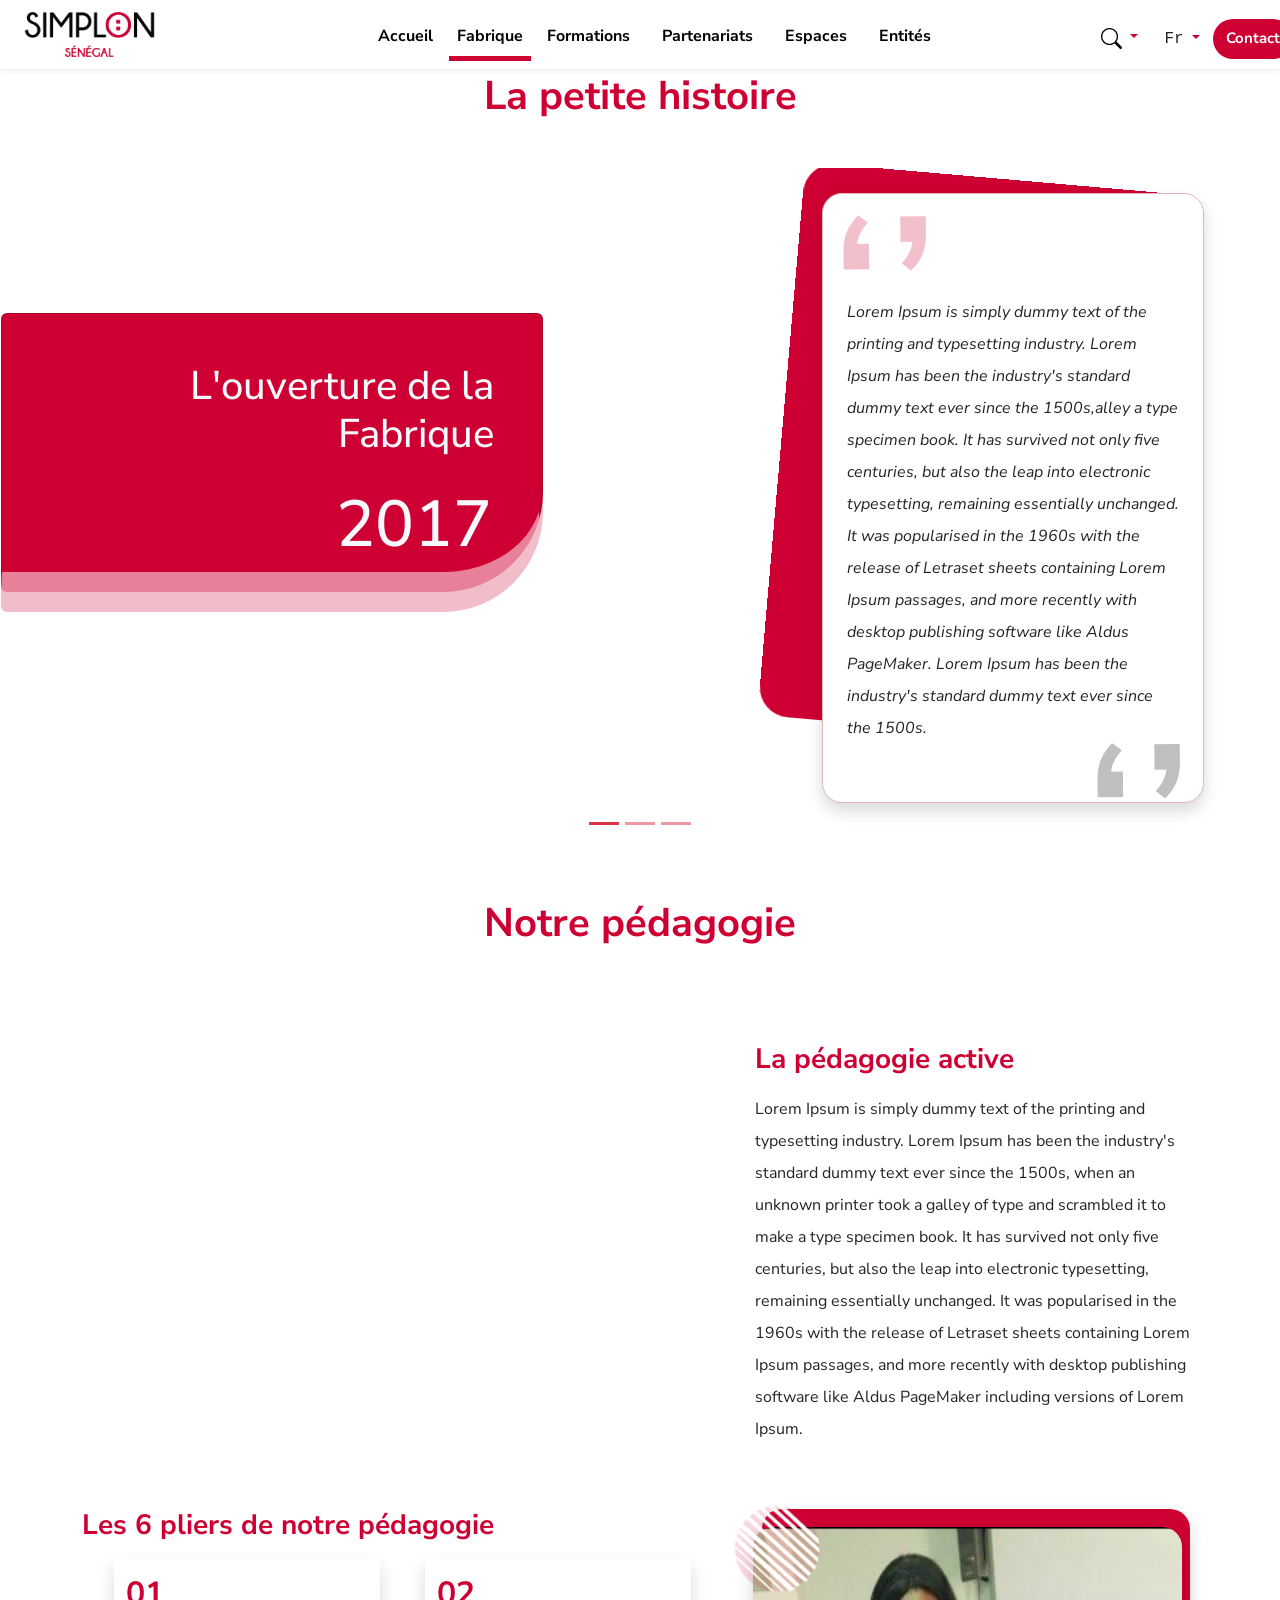
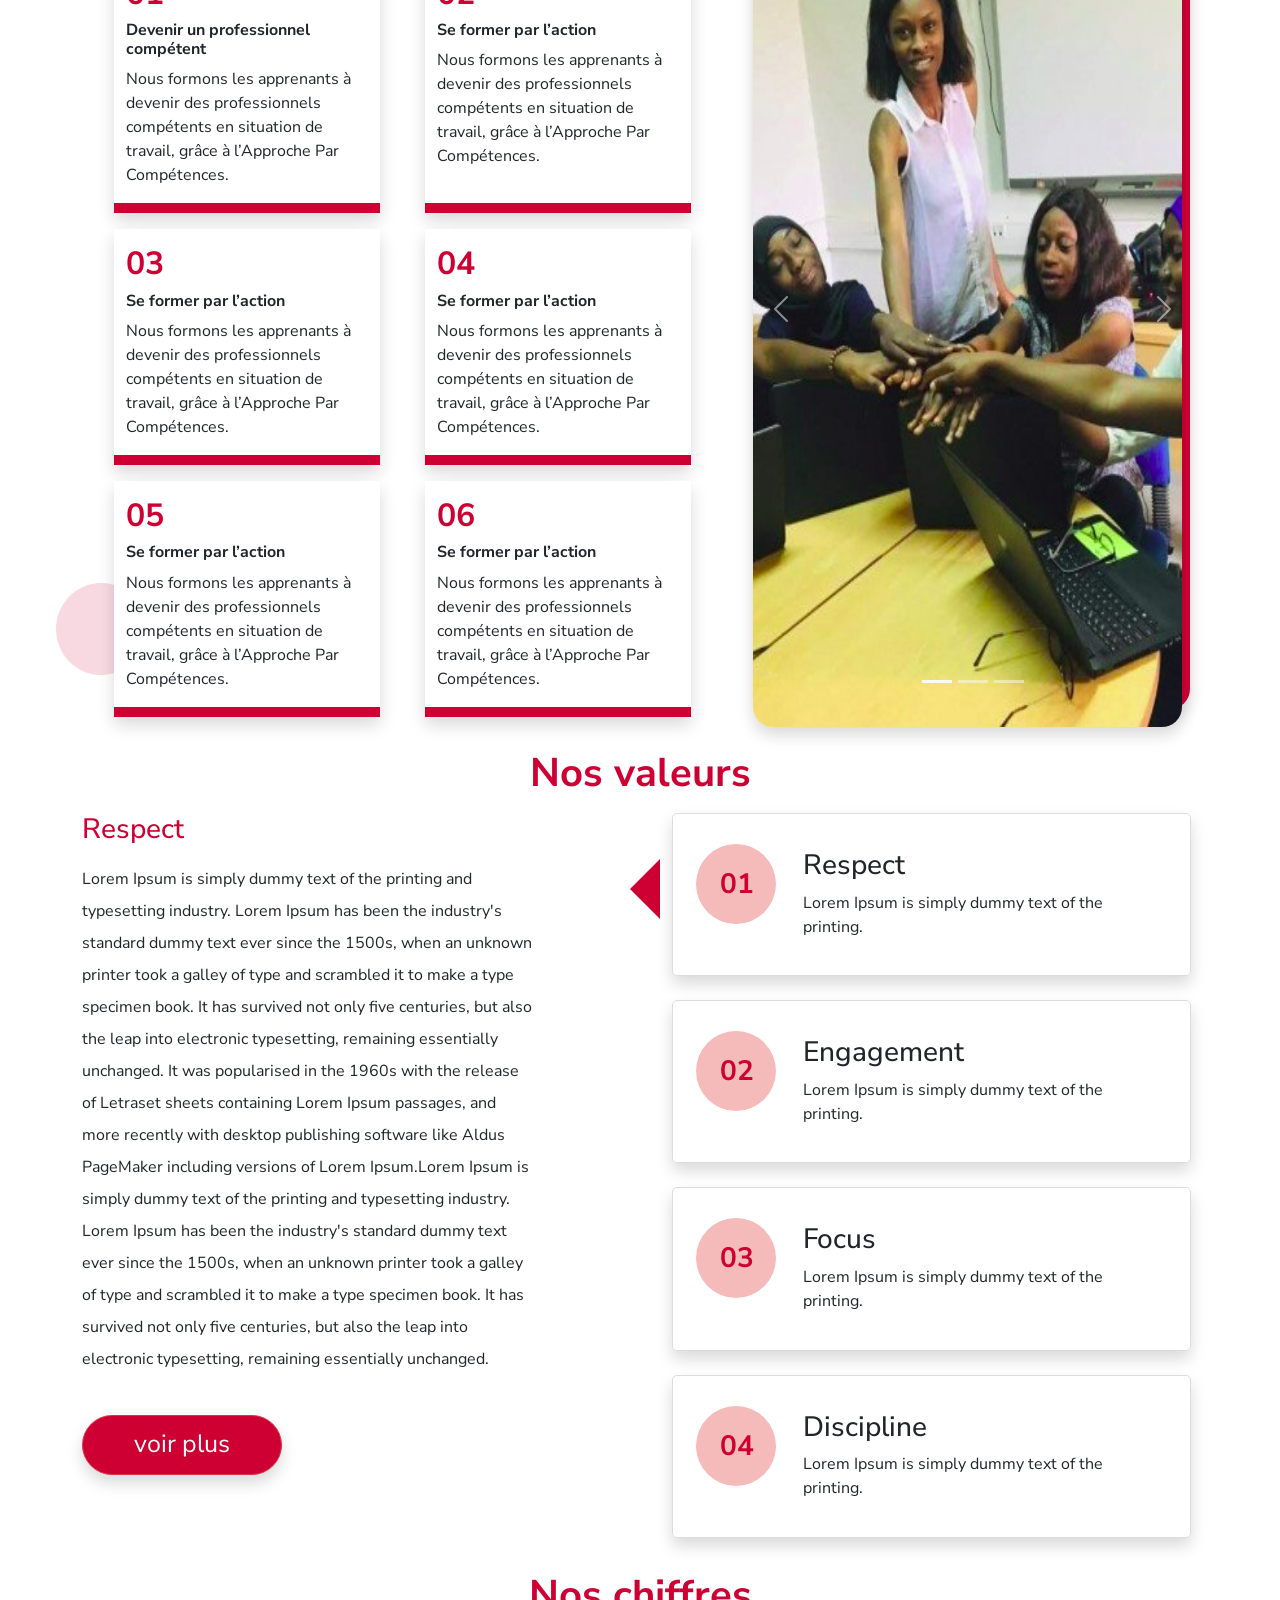
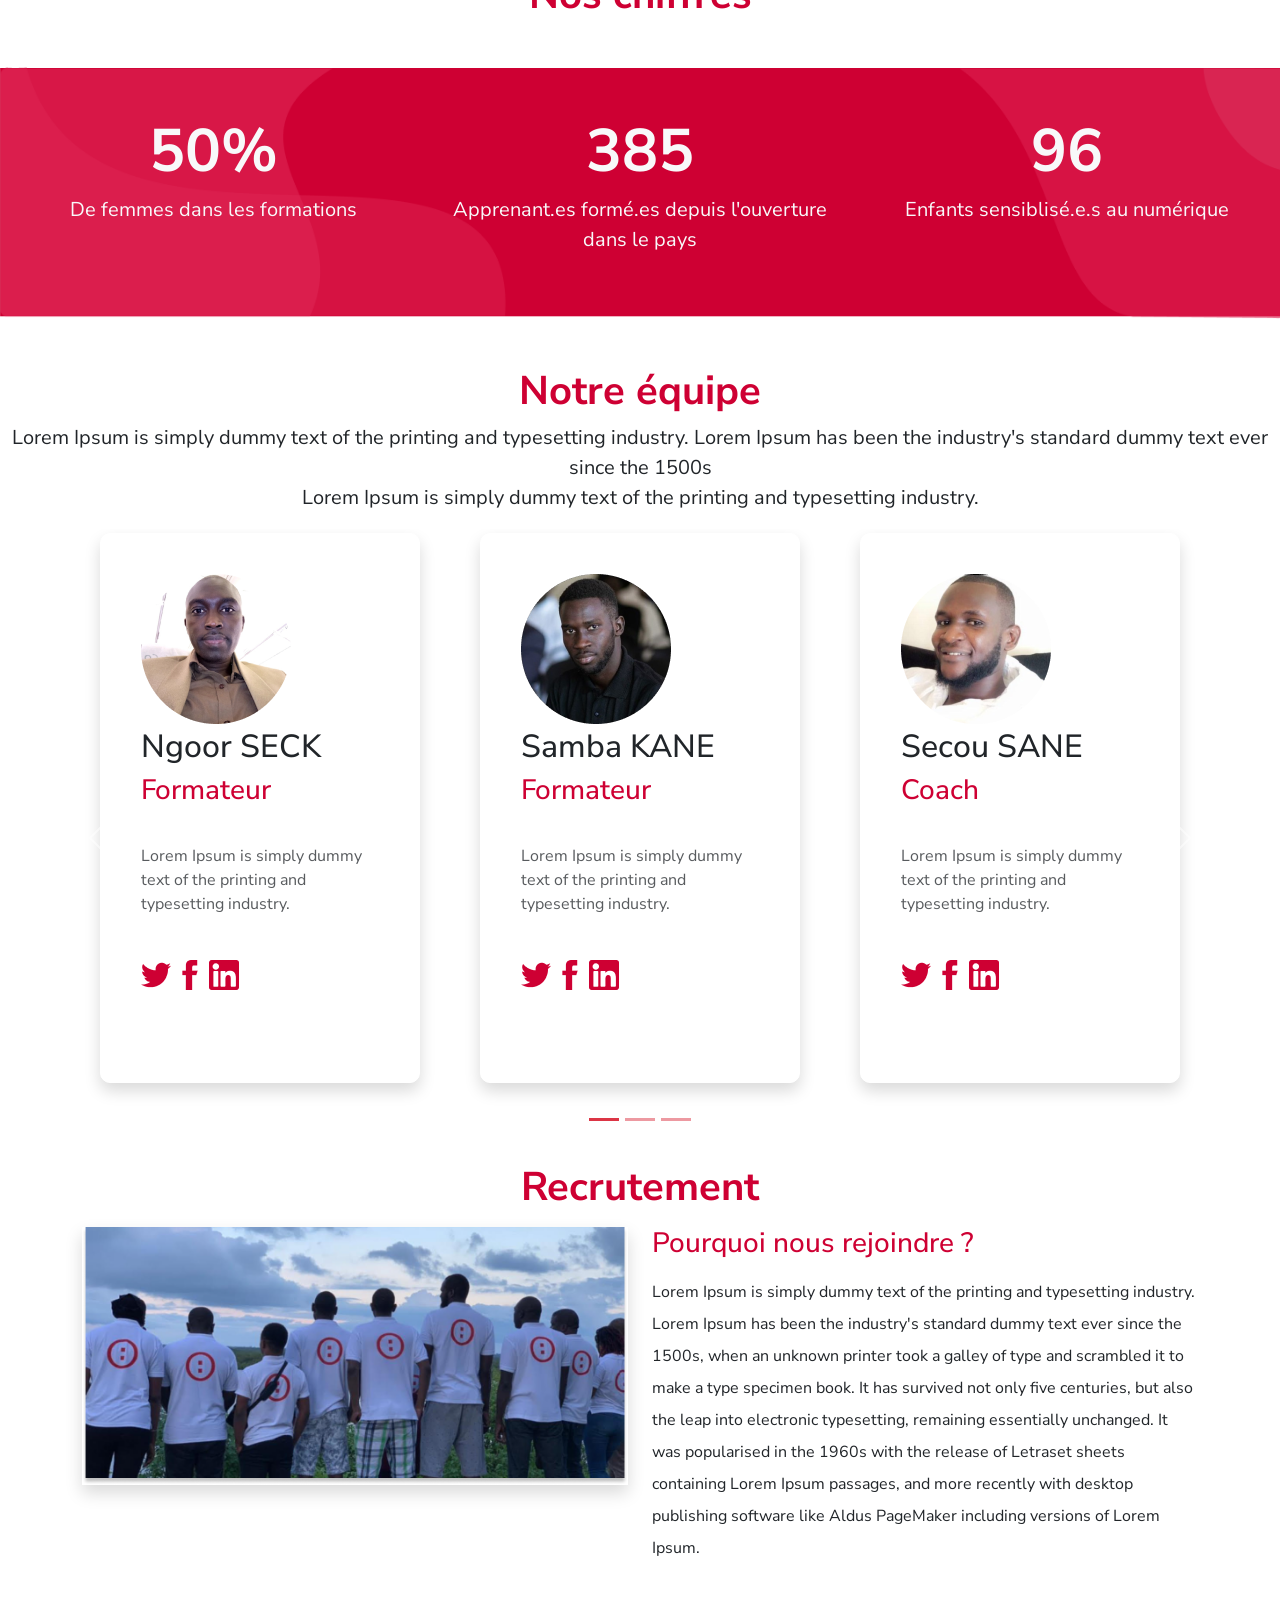
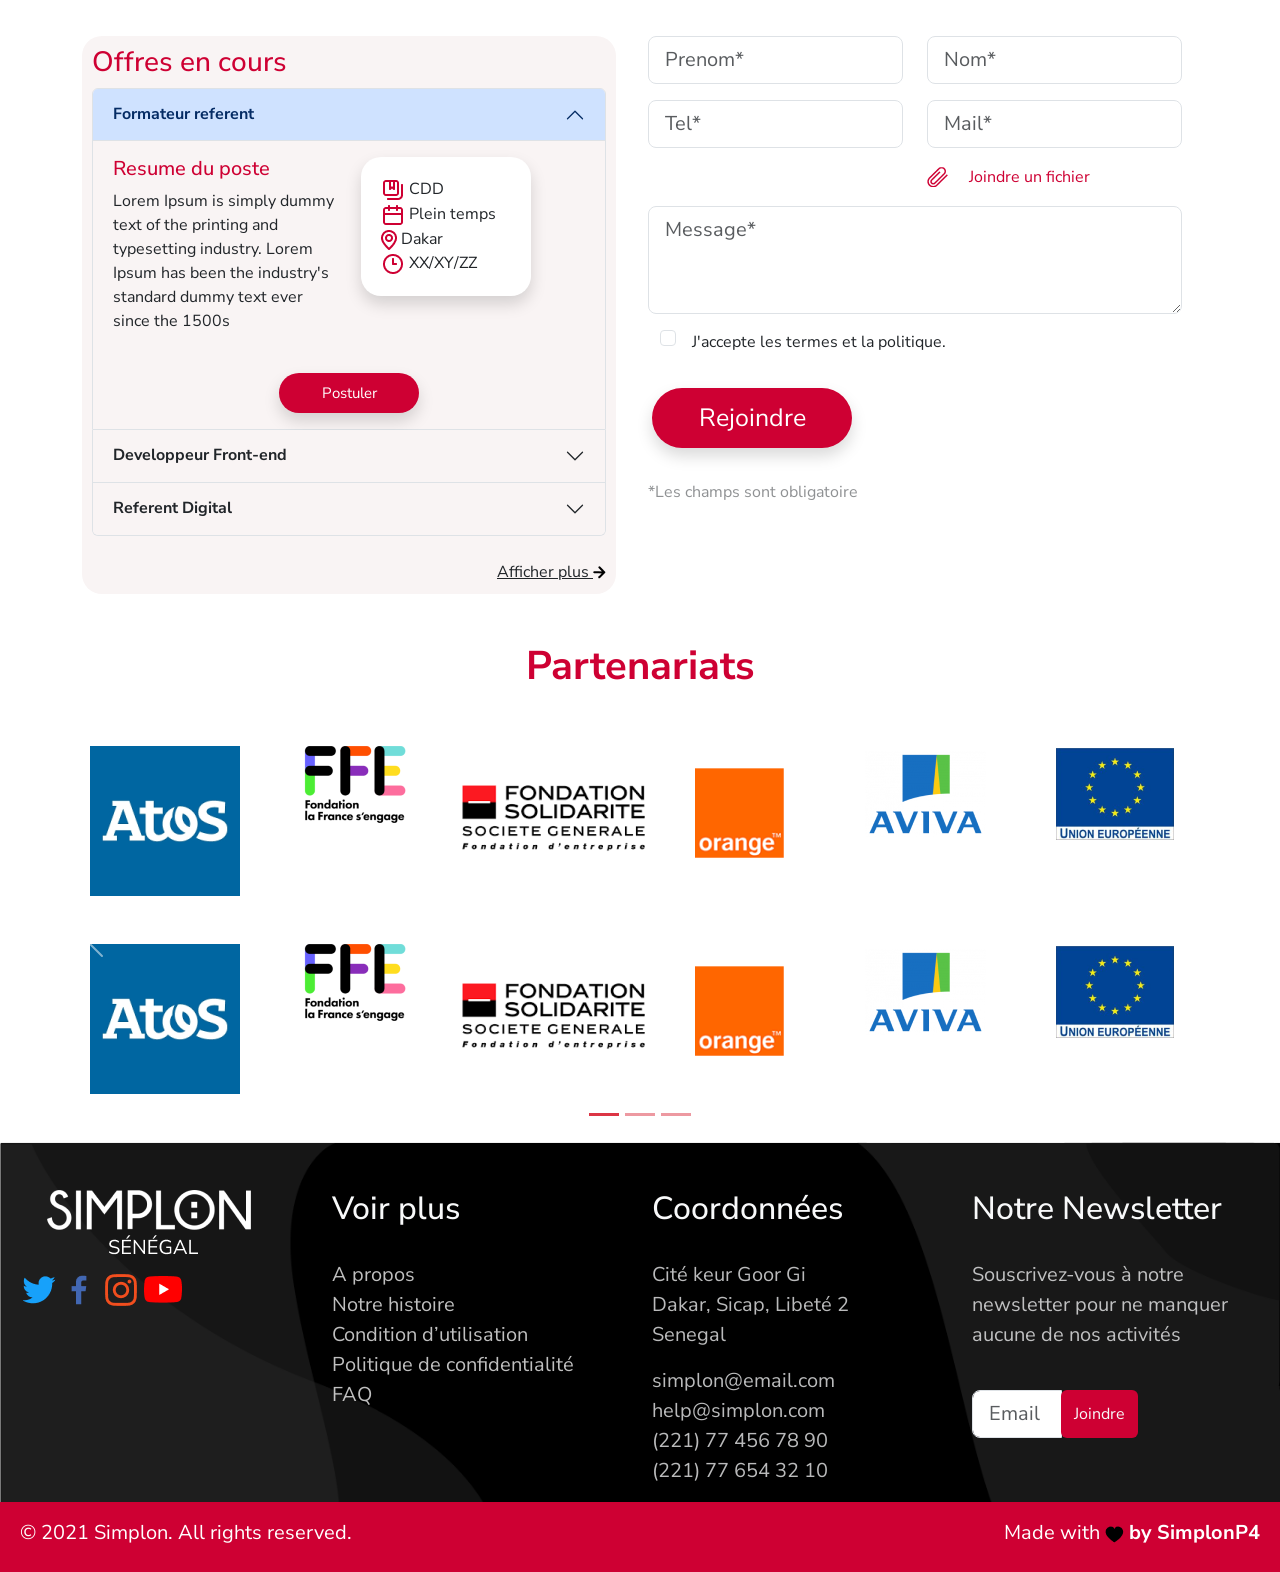
<file: Fabrique/index.html>
<!DOCTYPE html>
<html lang="en">
<head>
    <meta charset="UTF-8">
    <meta http-equiv="X-UA-Compatible" content="IE=edge">
    <meta name="viewport" content="width=device-width, initial-scale=1.0">
    <link href="https://cdn.jsdelivr.net/npm/bootstrap@5.1.3/dist/css/bootstrap.min.css" rel="stylesheet" integrity="sha384-1BmE4kWBq78iYhFldvKuhfTAU6auU8tT94WrHftjDbrCEXSU1oBoqyl2QvZ6jIW3" crossorigin="anonymous">
    <script src="https://cdn.jsdelivr.net/npm/bootstrap@5.1.3/dist/js/bootstrap.bundle.min.js" integrity="sha384-ka7Sk0Gln4gmtz2MlQnikT1wXgYsOg+OMhuP+IlRH9sENBO0LRn5q+8nbTov4+1p" crossorigin="anonymous"></script>
    <link rel="stylesheet" href="fabrique.css">
    <title>La Fabrique</title>
</head>
<body>

                <!-- Entete -->

<header>
<nav class="navbar navbar-expand-lg navbar-light shadow-sm w-100">
    <div class="container-fluid ">
    <div class="row">
        <a class="" href="#"><img src="img/logoSimplon.png"  class="w-75" alt=""></a>
    </div>
        <button class="navbar-toggler bg-danger" type="button" data-bs-toggle="collapse" data-bs-target="#navBar" aria-controls="navBar" aria-expanded="false" aria-label="Toggle navigation">
        <span class="navbar-toggler-icon"></span>
        </button>
        <div class="collapse navbar-collapse mt-2 row" id="navBar">
            <div class="col-12 col-lg-10">
                <ul class="navbar-nav me-auto my-lg-0 text-center ul-navbar d-flex justify-content-center">
                    <li class="nav-item">
                        <a class="nav-link active mx-2" href="#">Accueil</a>
                    </li>
                    <li class="nav-item">
                        <a class="nav-link  active tec fabrique" aria-current="page"  href="#" >Fabrique</a>
                    </li>
                    <li class="nav-item">
                        <a class="nav-link active mx-2" href="#" >Formations</a>
                    </li>
                    <li class="nav-item">
                        <a class="nav-link active mx-2" href="#" >Partenariats</a>
                    </li>
                    <li class="nav-item">
                        <a class="nav-link active mx-2" href="#" >Espaces</a>
                    </li>
                    <li class="nav-item">
                        <a class="nav-link active mx-2" href="#" >Entités</a>
                    </li>
                </ul>
            </div>
            <div class="d-flex justify-content-center col-12 col-lg-2">
                <div class="btn-group d-none d-lg-inline-block">
                    <button  class="btn btn dropdown-toggle tec" data-bs-toggle="dropdown" aria-expanded="false" type="button">
                        <img src="img/loup.png" alt="">
                    </button>
                    <ul class="dropdown-menu">
                        <li>
                            <form action="#" class="">
                                <input class="form-control w-100 " type="search" placeholder="Rechercher">
                                <input type="submit" class="btn btn-red w-100" value="Rechercher">
                            </form>
                        </li>
                    </ul>
                </div>
                <form class="d-flex">
                    <div class="btn-group">
                        <button type="button" class="btn btn dropdown-toggle tec" data-bs-toggle="dropdown" aria-expanded="false">
                            <samp class="text-dark">Fr</samp>
                        </button>
                        <ul class="dropdown-menu">
                            <li><a class="dropdown-item" href="#">EN</a></li>
                        </ul>
                    </div>
                </form>
                <button class="btn buton-contact btn-red">Contact</button>
            </div>
        </div>
    </div>
</nav>
<br><br><br>
</header>

                <!-- La petite histoire -->

<h1 class="fw-bold mb-5 titre">La petite histoire</h1>
<section id="carousel-petite-histoire" class="carousel slide" data-bs-ride="carousel">
    <div class="carousel-inner">
        <div class="carousel-item active" data-bs-interval="10000">
            <div class="container-fluid">
                <div class="row mb-5 h-100">
                    <div class="col-xl-7 col-12">
                        <div class="deco-principal card h-auto w-75 w-lg-50 text-light">
                            <h2 class="m-5 title-ps text-end fw-md-bold">L'ouverture de la Fabrique</h2>
                            <h2 class="fw-md-bold annee text-end">2017</h2>
                        </div>
                    </div>
                    <div class="col-xl-5 col-12 mt-xl-auto m-100 mt-5">
                        <div class="petite-histoire mx-auto mx-lg-05 bg-body w-75 w-lg-50 Regular shadow">
                            <div class="guillemets-rouge"> 
                                <img src="img/‘’(1).png " alt="">
                            </div>
                            <div>
                                <p class="m-4 lh-lg fst-italic">Lorem Ipsum is simply dummy text of the printing and typesetting industry. Lorem Ipsum has been the industry's standard dummy text ever since the 1500s,alley a type specimen book. It has survived not only five centuries, but also the leap into electronic typesetting, remaining essentially unchanged. It was popularised in the 1960s with the release of Letraset sheets containing Lorem Ipsum passages, and more recently with desktop publishing software like Aldus PageMaker. Lorem Ipsum has been the industry's standard dummy text ever since the 1500s.</p>
                            </div>
                            <div class="guillemets-noir w-100 card-footer">
                                <img src="img/‘’.png" class="img-guillements-noir" alt="">
                            </div>
                            <br>
                        </div>
                    </div>
                </div>
            </div>
        </div>
        <div class="carousel-item" data-bs-interval="10000">
        <div class="container-fluid">
            <div class="row mt-2 mb-5">
                <div class="col-xl-6 col-12">
                    <div class="deco-principal card h-auto w-75 w-lg-50 text-light">
                        <h2 class="m-5 title-ps text-end fw-md-bold">L'ambiance de la Fabrique</h2>
                        <h2 class="fw-md-bold annee text-end">2019</h2>
                    </div>
                </div>
                <div class="col-xl-6 col-12 mt-xl-auto mt-5">
                    <div class="petite-histoire mx-auto mx-lg-05 bg-body w-75 w-lg-50 Regular shadow">
                        <div class="guillemets-rouge"> 
                            <img src="img/‘’(1).png " alt="">
                        </div>
                        <div>
                            <p class="m-4 lh-lg fst-italic">Lorem Ipsum is simply dummy text of the printing and typesetting industry. Lorem Ipsum has been the industry's standard dummy text ever since the 1500s,alley a type specimen book. It has survived not only five centuries, but also the leap into electronic typesetting, remaining essentially unchanged. It was popularised in the 1960s with the release of Letraset sheets containing Lorem Ipsum passages, and more recently with desktop publishing software like Aldus PageMaker. Lorem Ipsum has been the industry's standard dummy text ever since the 1500s.</p>
                        </div>
                        <div class="guillemets-noir w-100 card-footer">
                            <img src="img/‘’.png" class="img-guillements-noir" alt="">
                        </div>
                    <br>
                    </div>
                </div>
            </div>
        </div>
        </div>
        <div class="carousel-item" data-bs-interval="10000">
        <div class="container-fluid">
            <div class="row mt-2 mb-5">
                <div class="col-xl-6 col-12">
                    <div class="deco-principal card h-auto w-75 w-lg-50 text-light">
                        <h2 class="m-5 title-ps text-end fw-md-bold">Creation d'une 2 fabrique</h2>
                        <h2 class="fw-md-bold annee text-end">2020</h2>
                    </div>
                </div>
                <div class="col-xl-6 col-12 mt-xl-auto mt-5">
                    <div class="petite-histoire mx-auto mx-lg-05 bg-body w-75 w-lg-50 Regular shadow">
                        <div class="guillemets-rouge"> 
                            <img src="img/‘’(1).png " alt="">
                        </div>
                        <div>
                            <p class="m-4 lh-lg fst-italic">Lorem Ipsum is simply dummy text of the printing and typesetting industry. Lorem Ipsum has been the industry's standard dummy text ever since the 1500s,alley a type specimen book. It has survived not only five centuries, but also the leap into electronic typesetting, remaining essentially unchanged. It was popularised in the 1960s with the release of Letraset sheets containing Lorem Ipsum passages, and more recently with desktop publishing software like Aldus PageMaker. Lorem Ipsum has been the industry's standard dummy text ever since the 1500s.</p>
                        </div>
                        <div class="guillemets-noir w-100 card-footer">
                            <img src="img/‘’.png" class="img-guillements-noir" alt="">
                        </div>
                    <br>
                    </div>
                </div>
            </div>
        </div>
        </div>
    </div>
    <button class="carousel-control-prev" type="button" data-bs-target="#carousel-petite-histoire" data-bs-slide="prev">
      <span class="carousel-control-prev-icon" aria-hidden="true"></span>
      <span class="visually-hidden">Previous</span>
    </button>
    <button class="carousel-control-next" type="button" data-bs-target="#carousel-petite-histoire" data-bs-slide="next">
      <span class="carousel-control-next-icon" aria-hidden="true"></span>
      <span class="visually-hidden">Next</span>
    </button>
    <div class="carousel-indicators">
        <button type="button" data-bs-target="#carousel-petite-histoire" data-bs-slide-to="0" class="active bg-danger" aria-current="true" aria-label="Slide 1"></button>
        <button type="button" data-bs-target="#carousel-petite-histoire" class="bg-danger" data-bs-slide-to="1" aria-label="Slide 2"></button>
        <button type="button" data-bs-target="#carousel-petite-histoire" class="bg-danger" data-bs-slide-to="2" aria-label="Slide 3"></button>
    </div> 
</section>
            
                <!-- Notre pédagogie -->

<h1 class="fw-bold  mt-5 mb-5 titre">Notre pédagogie</h1>
<section class="container">
        <div class="row mt-5 ms-2">
            <div class="col-lg-7">
                <iframe src="https://www.youtube.com/embed/0PeqnLq12V8" class="video-pedagogie h-100" title="YouTube video player" allow="accelerometer; autoplay; clipboard-write; encrypted-media; gyroscope; picture-in-picture" allowfullscreen></iframe>
            </div>
            <div class="col-lg-5">
                <h3 class="tec mt-5 fw-bolder">La pédagogie active</h3>
                <p class="mt-3 lh-lg">Lorem Ipsum is simply dummy text of the printing and typesetting industry. Lorem Ipsum has been the industry's standard dummy text ever since the 1500s, when an unknown printer took a galley of type and scrambled it to make a type specimen book. It has survived not only five centuries, but also the leap into electronic typesetting, remaining essentially unchanged. It was popularised in the 1960s with the release of Letraset sheets containing Lorem Ipsum passages, and more recently with desktop publishing software like Aldus PageMaker including versions of Lorem Ipsum.</p>
            </div>
        </div>
        <div class="row mt-5">
            <div class="col-lg-7">
                <h3 class="tec fw-bolder">Les 6 pliers de notre pédagogie</h3>
                <div class="row   d-xl-flex justify-content-evenly mt-3 mb-3">
                    <div class="col-12 col-lg-6 Larger shadow blog blog-notre-pedagogie"><h2 class="tec mt-3 fw-bold">01</h2>
                        <h6><b>Devenir un professionnel compétent</b></h6>
                        <p class="mt-2">Nous formons les apprenants à devenir des professionnels compétents en situation de travail, grâce à l’Approche Par Compétences.</p>
                    </div>
                    <div class="col-12 col-lg-6 Larger shadow blog blog-notre-pedagogie"><h2 class="tec mt-3 fw-bold">02</h2>
                        <h6><b>Se former par l’action</b></h6>
                        <p class="mt-2">Nous formons les apprenants à devenir des professionnels compétents en situation de travail, grâce à l’Approche Par Compétences.</p>
                    </div>
                </div>
                <div class="row d-xl-flex justify-content-evenly mb-3">
                    <div class="col-12 col-lg-6 Larger shadow blog blog-notre-pedagogie"><h2 class="tec mt-3 fw-bold">03</h2>
                        <h6><b>Se former par l’action</b></h6>
                        <p class="mt-2">Nous formons les apprenants à devenir des professionnels compétents en situation de travail, grâce à l’Approche Par Compétences.</p>
                    </div>
                    <div class="col-12 col-lg-6 Larger shadow blog blog-notre-pedagogie"><h2 class="tec mt-3 fw-bold">04</h2>
                        <h6><b>Se former par l’action</b></h6>
                        <p class="mt-2">Nous formons les apprenants à devenir des professionnels compétents en situation de travail, grâce à l’Approche Par Compétences.</p>
                    </div>
                </div>
                <div class="row d-xl-flex justify-content-evenly  mb-3">
                    <div class="col-12 col-lg-6 Larger shadow blog blog-notre-pedagogie"><h2 class="tec mt-3 fw-bold">05</h2>
                        <h6><b>Se former par l’action</b></h6>
                        <p class="mt-2">Nous formons les apprenants à devenir des professionnels compétents en situation de travail, grâce à l’Approche Par Compétences.</p>
                    </div>
                    <div class="col-12 col-lg-6 Larger shadow blog blog-notre-pedagogie"><h2 class="tec mt-3 fw-bold">06</h2>
                        <h6><b>Se former par l’action</b></h6>
                        <p class="mt-2">Nous formons les apprenants à devenir des professionnels compétents en situation de travail, grâce à l’Approche Par Compétences.</p>
                    </div>
                </div>
            </div>
            <div class="col-lg-5 titre">
                <div id="carousel-notre-pedagogie" class="carousel slide" data-bs-ride="carousel" >
                    <div class="carousel- ">
                <div class="tec Larger shadow cadre"></div>
                      <div class="carousel-item active" data-bs-interval="3000">
                            <img src="img/femmeSimplon.png" class="Larger shadow femme_simplon" alt="Img incompatible avec le navigateur">
                      </div>
                      <div class="carousel-item" data-bs-interval="3000">
                            <img src="img/femmeSimplon.png" class="Larger shadow femme_simplon" alt="Img incompatible avec le navigateur">
                      </div>
                      <div class="carousel-item" data-bs-interval="3000">
                           <img src="img/femmeSimplon.png" class="Larger shadow femme_simplon" alt="Img incompatible avec le navigateur"> 
                      </div>
                    </div>
                    <button class="carousel-control-prev" type="button" data-bs-target="#carousel-notre-pedagogie" data-bs-slide="prev">
                      <span class="carousel-control-prev-icon" aria-hidden="true"></span>
                      <span class="visually-hidden">Previous</span>
                    </button>
                    <button class="carousel-control-next" type="button" data-bs-target="#carousel-notre-pedagogie" data-bs-slide="next">
                      <span class="carousel-control-next-icon" aria-hidden="true"></span>
                      <span class="visually-hidden">Next</span>
                    </button>
                    <div class="carousel-indicators">
                        <button type="button" data-bs-target="#carousel-notre-pedagogie" data-bs-slide-to="0" class="active bg-light" aria-current="true" aria-label="Slide 1"></button>
                        <button type="button" data-bs-target="#carousel-notre-pedagogie" class="bg-light" data-bs-slide-to="1" aria-label="Slide 2"></button>
                        <button type="button" data-bs-target="#carousel-notre-pedagogie" class="bg-light" data-bs-slide-to="2" aria-label="Slide 3"></button>
                    </div> 
                  </div>

            </div>
            <img src="img/cercleCouper.png" class="cercle-couper d-none d-xl-inline-block" alt="Img incompatible avec le navigateur">
            <img src="img/cercleDeco.png" class="cercle-deco d-none d-xl-inline-block" alt="Img incompatible avec le navigateur">
        </div>
</section>

                <!-- Nos valeurs -->

<h1 class="fw-bold  mt-3 mb-3 titre">Nos valeurs</h1>
<section class="container">
        <div class="row">
            <div class="col-12 d-lg-none">
                <div class="mb-5 d-flex justify-content-evenly">
                    <div class="w-50">
                        <button class="btn btn-valeur1 text-dark h-100 form-control btn-valeur-btn" type="button" onclick="contenu(0);">Respect</button>
                    </div>
                    <div class=" w-50">
                        <button class="btn btn-valeur text-dark h-100 form-control btn-valeur-btn" type="button" onclick="contenu(1);">Engagement</button>
                    </div>
                    <div class=" w-50">
                        <button class="btn btn-valeur text-dark h-100 form-control btn-valeur-btn" type="button" onclick="contenu(2);">Focus</button>
                    </div>
                    <div class=" w-50">
                        <button class="btn btn-valeur2 text-dark h-100 form-control btn-valeur-btn" type="button" onclick="contenu(3);">Discipline</button>
                    </div>
                </div>
            </div>
            <div class="col-lg-5 col-12">
                <h3 class="tec titre-valeur" id="titreValeur">content</h3>
                <p class="mt-3 lh-lg text-valeur" id="text-valeur">content</p><br>
                <div class="voir-plus mb-5" id="voir-plus"> 
                    content
                </div>
            </div>
            <div class="col-lg-1 d-none d-lg-inline-block">
                <div id="triangle">

                 </div>
            </div>
            <div class="col-lg-6 col-12">
                    <div class="row regular shadow rectangle buton-valeur d-lg-flex d-none justify-content-lg-around justify-content-center" onclick="contenu(0);">
                        <div class="col-2"><div class="numero"><h3 class="p-4 tec fw-bold mx-auto ">01</h3></div></div>
                        <div class="col-9">
                            <div class="donnee mx-5 mx-md-0">
                                <h3>Respect</h3>
                                <p class="d-none d-md-inline-block">Lorem Ipsum is simply dummy text of the printing.</p>
                            </div>
                        </div>
                    </div>
                <br>
                    <div class="row regular shadow rectangle buton-valeur d-lg-flex d-none justify-content-lg-around justify-content-center" onclick="contenu(1);">
                        <div class="col-2"><div class="numero"><h3 class="p-4 tec fw-bold mx-auto ">02</h3></div></div>
                        <div class="col-9">
                            <div class="donnee mx-5 mx-md-0">
                                <h3>Engagement</h3>
                                <p class="d-none d-md-inline-block">Lorem Ipsum is simply dummy text of the printing.</p>
                            </div>
                        </div>
                    </div>
                <br>
                    <div class="row regular shadow rectangle buton-valeur d-lg-flex d-none justify-content-lg-around justify-content-center" onclick="contenu(2);">
                        <div class="col-2"><div class="numero"><h3 class="p-4 tec fw-bold mx-auto ">03</h3></div></div>
                        <div class="col-9">
                            <div class="donnee mx-5 mx-md-0">
                                <h3>Focus</h3>
                                <p class="d-none d-md-inline-block">Lorem Ipsum is simply dummy text of the printing.</p>
                            </div>
                        </div>
                    </div>
                <br>
                    <div class="row regular shadow rectangle buton-valeur d-lg-flex d-none justify-content-lg-around justify-content-center" onclick="contenu(3);">
                        <div class="col-2"><div class="numero"><h3 class="p-4 tec fw-bold mx-auto ">04</h3></div></div>
                        <div class="col-9">
                            <div class="donnee mx-5 mx-md-0">
                                <h3>Discipline</h3>
                                <p class="d-none d-md-inline-block">Lorem Ipsum is simply dummy text of the printing.</p>
                            </div>
                        </div>
                    </div>
            </div>
        </div>
</section> 

                <!-- Nos chiffres -->

 <h1 class="fw-bold  mt-5 mb-5 titre">Nos chiffres</h1>
<section class="container-fluid chiffre">
        <div class="row">
            <div class="col-sm-4 mt-5 mb-5">
                <h2 class="text-light nombre titre">50%</h2>
                <p class="text-light text-nombre titre">De femmes dans les formations</p>
            </div>

            <div class="col-sm-4 mt-5 mb-5">
                <h2 class="text-light nombre titre">385</h2>
                <p class="text-light text-nombre titre">Apprenant.es formé.es depuis l'ouverture dans le pays</p>
            </div>

            <div class="col-sm-4 mt-5 mb-5">
                <h2 class="text-light nombre titre">96</h2>
                <p class="text-light text-nombre titre">Enfants sensiblisé.e.s au numérique</p>
            </div>
        </div>
</section>

                <!-- Notre Equipe -->

<h1 class="fw-bold  mt-5 titre">Notre équipe</h1>
<p class="text-equipe text-center text-dark">Lorem Ipsum is simply dummy text of the printing and typesetting industry. Lorem Ipsum has
been the industry's standard dummy text ever since the 1500s<br>   Lorem Ipsum is simply dummy text of the printing and typesetting industry.</p>
<section id="carousel-nos-partenaires" class="carousel slide" data-bs-ride="carousel">
        <div class="carousel-inner ">
          <div class="carousel-item mb-5 active" data-bs-interval="7000">
              <div class="container mt-1 mb-3">
                    <div class="row">
                        <div class="col-12 col-md-6 col-lg-4 d-none d-md-inline-block">
                            <div class="cart-equipe Regular mx-auto shadow">
                                <img src="img/profil.png" class="imgEquipe" alt="Image Non pris en cherge par le navigateur">
                                <h2 class="mt-1">Ngoor SECK</h2>
                                <h3 class="tec mt-1">Formateur</h3><br>
                                <p class="textMembreEquipe opacity-75 mt-1"> Lorem Ipsum is simply dummy text of the printing and typesetting industry.</p><br>
                                <img src="img/twitter.png" alt="icone non pris en cherge par le navigateur" class="mt-1">
                                <img src="img/facebook-logo.png" alt="icone non pris en cherge par le navigateur" class="mt-1">
                                <img src="img/linkedin.png" alt="icone non pris en cherge par le navigateur" class="mt-1">
                            </div>
                        </div>
                        <div class="col-12 col-md-6 col-lg-4 d-lg-inline-block d-none">
                            <div class="cart-equipe Regular mx-auto shadow">
                                <img src="img/profil(1).png" class="imgEquipe" alt="Image Non pris en cherge par le navigateur">
                                <h2 class="mt-1">Samba KANE</h2>
                                <h3 class="tec mt-1">Formateur</h3><br>
                                <p class="textMembreEquipe opacity-75 mt-1"> Lorem Ipsum is simply dummy text of the printing and typesetting industry.</p><br>
                                <img src="img/twitter.png" alt="icone non pris en cherge par le navigateur" class="mt-1">
                                <img src="img/facebook-logo.png" alt="icone non pris en cherge par le navigateur" class="mt-1">
                                <img src="img/linkedin.png" alt="icone non pris en cherge par le navigateur" class="mt-1">
                            </div>
                        </div>
                        <div class="col-12 col-md-6 col-lg-4">
                            <div class="cart-equipe Regular mx-auto shadow">
                                <img src="img/profil(2).png" class="imgEquipe" alt="Image Non pris en cherge par le navigateur">
                                <h2 class="mt-1">Secou SANE</h2>
                                <h3 class="tec mt-1">Coach</h3><br>
                                <p class="textMembreEquipe opacity-75 mt-1"> Lorem Ipsum is simply dummy text of the printing and typesetting industry.</p><br>
                                <img src="img/twitter.png" alt="icone non pris en cherge par le navigateur" class="mt-1">
                                <img src="img/facebook-logo.png" alt="icone non pris en cherge par le navigateur" class="mt-1">
                                <img src="img/linkedin.png" alt="icone non pris en cherge par le navigateur" class="mt-1">
                            </div>
                        </div>
                    </div>
                </div>  
          </div>
          <div class="carousel-item mb-5" data-bs-interval="7000">
              <div class="container mt-1 mb-3">
                    <div class="row">
                        <div class="col-12 col-md-6 col-lg-4 d-lg-inline-block d-none">
                            <div class="cart-equipe Regular mx-auto shadow">
                                <img src="img/profil.png" class="imgEquipe" alt="Image Non pris en cherge par le navigateur">
                                <h2 class="mt-1">Ngoor SECK</h2>
                                <h3 class="tec mt-1">Formateur</h3><br>
                                <p class="textMembreEquipe opacity-75 mt-1"> Lorem Ipsum is simply dummy text of the printing and typesetting industry.</p><br>
                                <img src="img/twitter.png" alt="icone non pris en cherge par le navigateur" class="mt-1">
                                <img src="img/facebook-logo.png" alt="icone non pris en cherge par le navigateur" class="mt-1">
                                <img src="img/linkedin.png" alt="icone non pris en cherge par le navigateur" class="mt-1">
                            </div>
                        </div>
                        <div class="col-12 col-md-6 col-lg-4">
                            <div class="cart-equipe Regular mx-auto shadow">
                                <img src="img/profil(1).png" class="imgEquipe" alt="Image Non pris en cherge par le navigateur">
                                <h2 class="mt-1">Samba KANE</h2>
                                <h3 class="tec mt-1">Formateur</h3><br>
                                <p class="textMembreEquipe opacity-75 mt-1"> Lorem Ipsum is simply dummy text of the printing and typesetting industry.</p><br>
                                <img src="img/twitter.png" alt="icone non pris en cherge par le navigateur" class="mt-1">
                                <img src="img/facebook-logo.png" alt="icone non pris en cherge par le navigateur" class="mt-1">
                                <img src="img/linkedin.png" alt="icone non pris en cherge par le navigateur" class="mt-1">
                            </div>
                        </div>
                        <div class="col-12 col-md-6 col-lg-4 d-none d-md-inline-block">
                            <div class="cart-equipe Regular mx-auto shadow">
                                <img src="img/profil(2).png" class="imgEquipe" alt="Image Non pris en cherge par le navigateur">
                                <h2 class="mt-1">Secou SANE</h2>
                                <h3 class="tec mt-1">Coach</h3><br>
                                <p class="textMembreEquipe opacity-75 mt-1"> Lorem Ipsum is simply dummy text of the printing and typesetting industry.</p><br>
                                <img src="img/twitter.png" alt="icone non pris en cherge par le navigateur" class="mt-1">
                                <img src="img/facebook-logo.png" alt="icone non pris en cherge par le navigateur" class="mt-1">
                                <img src="img/linkedin.png" alt="icone non pris en cherge par le navigateur" class="mt-1">
                            </div>
                        </div>
                    </div>
                </div>  
          </div>
          <div class="carousel-item mb-5" data-bs-interval="7000">
              <div class="container mt-1 mb-3">
                    <div class="row">
                        <div class="col-12 col-md-6 col-lg-4">
                            <div class="cart-equipe Regular mx-auto shadow">
                                <img src="img/profil.png" class="imgEquipe" alt="Image Non pris en cherge par le navigateur">
                                <h2 class="mt-1">Ngoor SECK</h2>
                                <h3 class="tec mt-1">Formateur</h3><br>
                                <p class="textMembreEquipe opacity-75 mt-1"> Lorem Ipsum is simply dummy text of the printing and typesetting industry.</p><br>
                                <img src="img/twitter.png" alt="icone non pris en cherge par le navigateur" class="mt-1">
                                <img src="img/facebook-logo.png" alt="icone non pris en cherge par le navigateur" class="mt-1">
                                <img src="img/linkedin.png" alt="icone non pris en cherge par le navigateur" class="mt-1">
                            </div>
                        </div>
                        <div class="col-12 col-md-6 col-lg-4 d-none d-md-inline-block">
                            <div class="cart-equipe Regular mx-auto shadow">
                                <img src="img/profil(1).png" class="imgEquipe" alt="Image Non pris en cherge par le navigateur">
                                <h2 class="mt-1">Samba KANE</h2>
                                <h3 class="tec mt-1">Formateur</h3><br>
                                <p class="textMembreEquipe opacity-75 mt-1"> Lorem Ipsum is simply dummy text of the printing and typesetting industry.</p><br>
                                <img src="img/twitter.png" alt="icone non pris en cherge par le navigateur" class="mt-1">
                                <img src="img/facebook-logo.png" alt="icone non pris en cherge par le navigateur" class="mt-1">
                                <img src="img/linkedin.png" alt="icone non pris en cherge par le navigateur" class="mt-1">
                            </div>
                        </div>
                        <div class="col-12 col-md-6 col-lg-4 d-lg-inline-block d-none">
                            <div class="cart-equipe Regular mx-auto shadow">
                                <img src="img/profil(2).png" class="imgEquipe" alt="Image Non pris en cherge par le navigateur">
                                <h2 class="mt-1">Secou SANE</h2>
                                <h3 class="tec mt-1">Coach</h3><br>
                                <p class="textMembreEquipe opacity-75 mt-1"> Lorem Ipsum is simply dummy text of the printing and typesetting industry.</p><br>
                                <img src="img/twitter.png" alt="icone non pris en cherge par le navigateur" class="mt-1">
                                <img src="img/facebook-logo.png" alt="icone non pris en cherge par le navigateur" class="mt-1">
                                <img src="img/linkedin.png" alt="icone non pris en cherge par le navigateur" class="mt-1">
                            </div>
                        </div>
                    </div>
                </div>  
          </div>
        </div>
        <button class="carousel-control-prev" type="button" data-bs-target="#carousel-nos-partenaires" data-bs-slide="prev">
          <span class="carousel-control-prev-icon" aria-hidden="true"></span>
          <span class="visually-hidden">Previous</span>
        </button>
        <button class="carousel-control-next" type="button" data-bs-target="#carousel-nos-partenaires" data-bs-slide="next">
          <span class="carousel-control-next-icon" aria-hidden="true"></span>
          <span class="visually-hidden">Next</span>
        </button>
        <div class="carousel-indicators">
            <button type="button" data-bs-target="#carousel-nos-partenaire" data-bs-slide-to="0" class="active bg-danger" aria-current="true" aria-label="Slide 1"></button>
            <button type="button" data-bs-target="#carousel-nos-partenaire" class="bg-danger"  data-bs-slide-to="1" aria-label="Slide 2"></button>
            <button type="button" data-bs-target="#carousel-nos-partenaire" class="bg-danger"  data-bs-slide-to="2" aria-label="Slide 3"></button>
        </div> 
</section> 
    
                <!-- Recrutement -->

<h1 class="fw-bold mt-3 mb-3 titre">Recrutement</h1>
<section class="container">
        <div class="row">
            <div class="col-lg-6 col-12">
                <img src="img/image1.png" class="shadow img-fluid" alt="icone non pris en cherge par le navigateur">
            </div>
            <div class="col-lg-6 col-12">
                <h3 class="tec">Pourquoi nous rejoindre ?</h3>
                <p class="mt-3 lh-lg">Lorem Ipsum is simply dummy text of the printing and typesetting industry. Lorem Ipsum has been the industry's standard dummy text ever since the 1500s, when an unknown printer took a galley of type and scrambled it to make a type specimen book. It has survived not only five centuries, but also the leap into electronic typesetting, remaining essentially unchanged. It was popularised in the 1960s with the release of Letraset sheets containing Lorem Ipsum passages, and more recently with desktop publishing software like Aldus PageMaker including versions of Lorem Ipsum.</p>
            </div><br><br>
            <div class="row">
                <div class="col-lg-6 col-12"><br><br>
                    <div class="offre-en-cours mt-2">
                        <h3 class="titreOffre tec">Offres en cours</h3>
                            <div class="accordion" id="accordionOffre-en-cours">
                                <div class="accordion-item">
                                <h2 class="accordion-header" id="premierEntete">
                                    <button class="accordion-button" type="button" data-bs-toggle="collapse" data-bs-target="#collapseOne" aria-expanded="true" aria-controls="collapseOne">
                                    Formateur referent
                                    </button>
                                </h2>
                                <div id="collapseOne" class="accordion-collapse collapse show" aria-labelledby="premierEntete" data-bs-parent="#accordionOffre-en-cours">
                                    <div class="accordion-body row">
                                        <div class="col-lg-6 col-12">
                                            <h5 class="tec">Resume du poste</h5>
                                                <p>Lorem Ipsum is simply dummy text of the printing and typesetting industry. Lorem Ipsum has been the industry's standard dummy text ever since the 1500s</p>
                                        </div>
                                        <div class="col-lg-6 col-12 d-flex justify-content-center justify-content-lg-start h-75">
                                            <div class="index-offre shadow">
                                                <img src="img/bookmarkinbook.png" alt="icone non pris en cherge par le navigateur">  CDD<br>
                                                <img src="img/Date.png" alt="icone non pris en cherge par le navigateur">  Plein temps<br>
                                                <img src="img/Vector.png" alt="icone non pris en cherge par le navigateur">  Dakar<br>
                                                <img src="img/clock.png" alt="icone non pris en cherge par le navigateur">  XX/XY/ZZ<br>
                                            </div>
                                        </div>
                                        <div  class="titre"><br>
                                            <button type="button" class="btn btn-red buton-postuler shadow">Postuler</button>
                                        </div>
                                    </div>
                                </div>
                                </div>
                                <div class="accordion-item">
                                <h2 class="accordion-header" id="secondEntete">
                                    <button class="accordion-button collapsed" type="button" data-bs-toggle="collapse" data-bs-target="#collapseTwo" aria-expanded="false" aria-controls="collapseTwo">
                                    Developpeur Front-end
                                    </button>
                                </h2>
                                <div id="collapseTwo" class="accordion-collapse collapse" aria-labelledby="secondEntete" data-bs-parent="#accordionOffre-en-cours">
                                    <div class="accordion-body row">
                                        <div class="col-lg-6 col-12">
                                            <h5 class="tec">Resume du poste</h5>
                                                <p>Lorem Ipsum is simply dummy text of the printing and typesetting industry. Lorem Ipsum has been the industry's standard dummy text ever since the 1500s</p>
                                        </div>
                                        <div class="col-lg-6 col-12 d-flex justify-content-center justify-content-lg-start h-75">
                                            <div class="index-offre shadow">
                                                <img src="img/bookmarkinbook.png" alt="icone non pris en cherge par le navigateur">  CDD<br>
                                                <img src="img/Date.png" alt="icone non pris en cherge par le navigateur">  Plein temps<br>
                                                <img src="img/Vector.png" alt="icone non pris en cherge par le navigateur">  Dakar<br>
                                                <img src="img/clock.png" alt="icone non pris en cherge par le navigateur">  XX/XY/ZZ<br>
                                            </div>
                                        </div>
                                        <div  class="titre"><br>
                                            <button type="button" class="btn btn-red buton-postuler shadow">Postuler</button>
                                        </div>
                                    </div>
                                </div>
                                </div>
                                <div class="accordion-item">
                                <h2 class="accordion-header" id="troisiemEntete">
                                    <button class="accordion-button collapsed" type="button" data-bs-toggle="collapse" data-bs-target="#collapseThree" aria-expanded="false" aria-controls="collapseThree">
                                    Referent Digital
                                    </button>
                                </h2>
                                <div id="collapseThree" class="accordion-collapse collapse" aria-labelledby="troisiemEntete" data-bs-parent="#accordionOffre-en-cours">
                                    <div class="accordion-body row">
                                        <div class="col-lg-6 col-12">
                                            <h5 class="tec">Resume du poste</h5>
                                                <p>Lorem Ipsum is simply dummy text of the printing and typesetting industry. Lorem Ipsum has been the industry's standard dummy text ever since the 1500s</p>
                                        </div>
                                        <div class="col-lg-6 col-12 d-flex justify-content-center justify-content-lg-start h-75">
                                            <div class="index-offre shadow">
                                                <img src="img/bookmarkinbook.png" alt="icone non pris en cherge par le navigateur">  CDD<br>
                                                <img src="img/Date.png" alt="icone non pris en cherge par le navigateur">  Plein temps<br>
                                                <img src="img/Vector.png" alt="icone non pris en cherge par le navigateur">  Dakar<br>
                                                <img src="img/clock.png" alt="icone non pris en cherge par le navigateur">  XX/XY/ZZ<br>
                                            </div>
                                        </div>
                                        <div  class="titre"><br>
                                            <button type="button" class="btn btn-red buton-postuler shadow">Postuler</button>
                                        </div>
                                    </div>
                                </div>
                                </div>
                            </div><br>
                            <div class="href-afficer-plus"><a href="#" class="text-dark">Afficher plus <img src="img/fleche.png" alt="icone non pris en cherge par le navigateur"> </a></div>
                    </div>
                </div>
                <div class="col-lg-6 col-12"><br><br>
                    <form action="#" class="row">
                        <div class="col-6">
                            <input type="text" class="form-control m-2 form-control-lg" placeholder="Prenom*">
                        </div>
                        <div class="col-6">
                            <input type="text" class="form-control m-2 form-control-lg" placeholder="Nom*">
                        </div>
                        <div class="col-6">
                            <input type="text" class="form-control m-2 form-control-lg" placeholder="Tel*">
                        </div>
                        <div class="col-6">
                            <input type="text" class="form-control m-2 form-control-lg" placeholder="Mail*">
                        </div>
                        <div class="col-6">
                        </div>
                        <div class="col-6">
                            <label for="joindre-fichier" class="m-2"><img src="img/joindre-le-symbole-du-trombone1.png" alt=""></label><input type="submit" value="Joindre un fichier" id="joindre-fichier" class="btn btn-link tec form-control-lg joindre-fichier">
                        </div>
                        <div class="col-12">
                            <textarea class="form-control m-2 form-control-lg" rows="3" placeholder="Message*"></textarea>
                        </div>
                        <div class="form-check">
                            <input type="checkbox" class="form-check-input m-2" id="exampleCheck1">
                            <label class="form-check-label m-2" for="exampleCheck1">J'accepte les termes et la politique.</label>
                        </div>
                        <button type="button" class="btn btn-red buton shadow m-4">Rejoindre</button>
                        <p class="m-2 opacity-50">*Les champs sont obligatoire</p>

                    </form>
                </div>
            </div>
        </div>
</section>

                <!-- Partenariats    -->

<h1 class="fw-bold  mt-5 titre mt-5">Partenariats</h1><br><br>
<section id="carousel-nos-partenaire" class="carousel slide" data-bs-ride="carousel">
        <div class="carousel-inner">
          <div class="carousel-item active mb-5" data-bs-interval="7000">
                <div class="container">
                    <div class="row">
                        <div class="col-lg-2 col-sm-6 col-6 text-center"><img src="img/atos.png" alt="icone non pris en cherge par le navigateur"></div>
                        <div class="col-lg-2 col-sm-6 col-6 text-center"><img src="img/Rectangle2.png" alt="icone non pris en cherge par le navigateur"></div>
                        <div class="col-lg-2 col-sm-6 col-6 text-center"><img src="img/Rectangle3.png" alt="icone non pris en cherge par le navigateur"></div>
                        <div class="col-lg-2 col-sm-6 col-6 text-center"><img src="img/Rectangle4.png" alt="icone non pris en cherge par le navigateur"></div>
                        <div class="col-lg-2 col-sm-6 col-6 text-center"><img src="img/Rectangle5.png" alt="icone non pris en cherge par le navigateur"></div>
                        <div class="col-lg-2 col-sm-6 col-6 text-center"><img src="img/Rectangle6.png" alt="icone non pris en cherge par le navigateur"></div>
                    </div>
                    <div class="row mt-5">
                        <div class="col-lg-2 col-sm-6 col-6 text-center"><img src="img/atos.png" alt="icone non pris en cherge par le navigateur"></div>
                        <div class="col-lg-2 col-sm-6 col-6 text-center"><img src="img/Rectangle2.png" alt="icone non pris en cherge par le navigateur"></div>
                        <div class="col-lg-2 col-sm-6 col-6 text-center"><img src="img/Rectangle3.png" alt="icone non pris en cherge par le navigateur"></div>
                        <div class="col-lg-2 col-sm-6 col-6 text-center"><img src="img/Rectangle4.png" alt="icone non pris en cherge par le navigateur"></div>
                        <div class="col-lg-2 col-sm-6 col-6 text-center"><img src="img/Rectangle5.png" alt="icone non pris en cherge par le navigateur"></div>
                        <div class="col-lg-2 col-sm-6 col-6 text-center"><img src="img/Rectangle6.png" alt="icone non pris en cherge par le navigateur"></div>
                    </div>
                </div>
          </div>
          <div class="carousel-item mb-5" data-bs-interval="7000">
                <div class="container">
                    <div class="row">
                        <div class="col-lg-2 col-sm-6 col-6 text-center"><img src="img/atos.png" alt="icone non pris en cherge par le navigateur"></div>
                        <div class="col-lg-2 col-sm-6 col-6 text-center"><img src="img/Rectangle2.png" alt="icone non pris en cherge par le navigateur"></div>
                        <div class="col-lg-2 col-sm-6 col-6 text-center"><img src="img/Rectangle3.png" alt="icone non pris en cherge par le navigateur"></div>
                        <div class="col-lg-2 col-sm-6 col-6 text-center"><img src="img/Rectangle4.png" alt="icone non pris en cherge par le navigateur"></div>
                        <div class="col-lg-2 col-sm-6 col-6 text-center"><img src="img/Rectangle5.png" alt="icone non pris en cherge par le navigateur"></div>
                        <div class="col-lg-2 col-sm-6 col-6 text-center"><img src="img/Rectangle6.png" alt="icone non pris en cherge par le navigateur"></div>
                    </div>
                    <div class="row mt-5">
                        <div class="col-lg-2 col-sm-6 col-6 text-center"><img src="img/atos.png" alt="icone non pris en cherge par le navigateur"></div>
                        <div class="col-lg-2 col-sm-6 col-6 text-center"><img src="img/Rectangle2.png" alt="icone non pris en cherge par le navigateur"></div>
                        <div class="col-lg-2 col-sm-6 col-6 text-center"><img src="img/Rectangle3.png" alt="icone non pris en cherge par le navigateur"></div>
                        <div class="col-lg-2 col-sm-6 col-6 text-center"><img src="img/Rectangle4.png" alt="icone non pris en cherge par le navigateur"></div>
                        <div class="col-lg-2 col-sm-6 col-6 text-center"><img src="img/Rectangle5.png" alt="icone non pris en cherge par le navigateur"></div>
                        <div class="col-lg-2 col-sm-6 col-6 text-center"><img src="img/Rectangle6.png" alt="icone non pris en cherge par le navigateur"></div>
                    </div>
                </div>
          </div>
          <div class="carousel-item mb-5" data-bs-interval="7000">
                <div class="container">
                    <div class="row">
                        <div class="col-lg-2 col-sm-6 col-6 text-center"><img src="img/atos.png" alt="icone non pris en cherge par le navigateur"></div>
                        <div class="col-lg-2 col-sm-6 col-6 text-center"><img src="img/Rectangle2.png" alt="icone non pris en cherge par le navigateur"></div>
                        <div class="col-lg-2 col-sm-6 col-6 text-center"><img src="img/Rectangle3.png" alt="icone non pris en cherge par le navigateur"></div>
                        <div class="col-lg-2 col-sm-6 col-6 text-center"><img src="img/Rectangle4.png" alt="icone non pris en cherge par le navigateur"></div>
                        <div class="col-lg-2 col-sm-6 col-6 text-center"><img src="img/Rectangle5.png" alt="icone non pris en cherge par le navigateur"></div>
                        <div class="col-lg-2 col-sm-6 col-6 text-center"><img src="img/Rectangle6.png" alt="icone non pris en cherge par le navigateur"></div>
                    </div>
                    <div class="row mt-5">
                        <div class="col-lg-2 col-sm-6 col-6 text-center"><img src="img/atos.png" alt="icone non pris en cherge par le navigateur"></div>
                        <div class="col-lg-2 col-sm-6 col-6 text-center"><img src="img/Rectangle2.png" alt="icone non pris en cherge par le navigateur"></div>
                        <div class="col-lg-2 col-sm-6 col-6 text-center"><img src="img/Rectangle3.png" alt="icone non pris en cherge par le navigateur"></div>
                        <div class="col-lg-2 col-sm-6 col-6 text-center"><img src="img/Rectangle4.png" alt="icone non pris en cherge par le navigateur"></div>
                        <div class="col-lg-2 col-sm-6 col-6 text-center"><img src="img/Rectangle5.png" alt="icone non pris en cherge par le navigateur"></div>
                        <div class="col-lg-2 col-sm-6 col-6 text-center"><img src="img/Rectangle6.png" alt="icone non pris en cherge par le navigateur"></div>
                    </div>
                </div>
          </div>
        </div>
        <button class="carousel-control-prev" type="button" data-bs-target="#carousel-nos-partenaire" data-bs-slide="prev">
          <span class="carousel-control-prev-icon" aria-hidden="true"></span>
          <span class="visually-hidden">Previous</span>
        </button>
        <button class="carousel-control-next" type="button" data-bs-target="#carousel-nos-partenaire" data-bs-slide="next">
          <span class="carousel-control-next-icon" aria-hidden="true"></span>
          <span class="visually-hidden">Next</span>
        </button>   
        <div class="carousel-indicators">
            <button type="button" data-bs-target="#carousel-nos-partenaire" data-bs-slide-to="0" class="active bg-danger" aria-current="true" aria-label="Slide 1"></button>
            <button type="button" data-bs-target="#carousel-nos-partenaire" class="bg-danger"  data-bs-slide-to="1" aria-label="Slide 2"></button>
            <button type="button" data-bs-target="#carousel-nos-partenaire" class="bg-danger"  data-bs-slide-to="2" aria-label="Slide 3"></button>
        </div> 
</section>

                <!-- Footer -->

<footer class="container-fluid footer">
    <div class="row">
        <div class="col-md-6 col-xl-3 mt-5">
            <img src="img/logoSimplonWhite.png" alt="icone non pris en cherge par le navigateur" class="ms-3"><br>
            <div class="reseau-social">
                <img src="img/twitterq.png" alt="icone non pris en cherge par le navigateur" class="rs"> 
                <img src="img/bx_bxl-facebook.png" alt="icone non pris en cherge par le navigateur" class="rs">
                <img src="img/uil_instagram.png" alt="icone non pris en cherge par le navigateur" class="rs"> 
                <img src="img/logos_youtube-icon.png" alt="icone non pris en cherge par le navigateur" class="rs">
            </div>
        </div>
        <div class="col-md-6 col-xl-3 mt-5 text-light">
            <h2 class="">Voir plus</h2><br>
            <a href="#" class="link-a">A propos</a><br>
            <a href="#" class="link-a">Notre histoire</a><br>
            <a href="#" class="link-a">Condition d’utilisation</a><br>
            <a href="#" class="link-a">Politique de confidentialité</a><br>
            <a href="#" class="link-a">FAQ</a>
        </div>
        <div class="col-md-6 col-xl-3 mt-5 text-light">
            <h2>Coordonnées</h2><br>
            <p class="p-footer">Cité keur Goor Gi<br>
                Dakar, Sicap, Libeté 2<br>
                Senegal</p>
            <p class="p-footer">simplon@email.com<br>
                help@simplon.com<br>
                (221) 77 456 78 90<br>
                (221) 77 654 32 10</p>
        </div>
        <div class="col-md-6 col-xl-3 mt-5 text-light">
            <h2>Notre Newsletter</h2><br>
            <p class="p-footer">Souscrivez-vous à notre<br> newsletter pour ne manquer<br> aucune de nos activités</p><br>
            <div class="input-group mb-5">
                <input type="text" class="form-control form-control-lg" placeholder="Email">
                <div class="input-group-append">
                    <button class="btn btn-red text-light h-100" type="button" id="texte-bouton">Joindre</button>
                </div>
        </div>
    </div>
    <div class="row bande-footer ms-0 p-2">
        <div class="col-6 mt-2">
            <p>© 2021 Simplon. All rights reserved.</p>
        </div>
        <div class="col-6 mt-2">
            <p class="text-end ">Made with <img src="img/coeur.png" alt="icone non pris en cherge par le navigateur"><strong> by SimplonP4</strong></p>
        </div>
    </div>
    </div>
</footer>
<script src="script.js"></script>
</body>
</html>
</file>
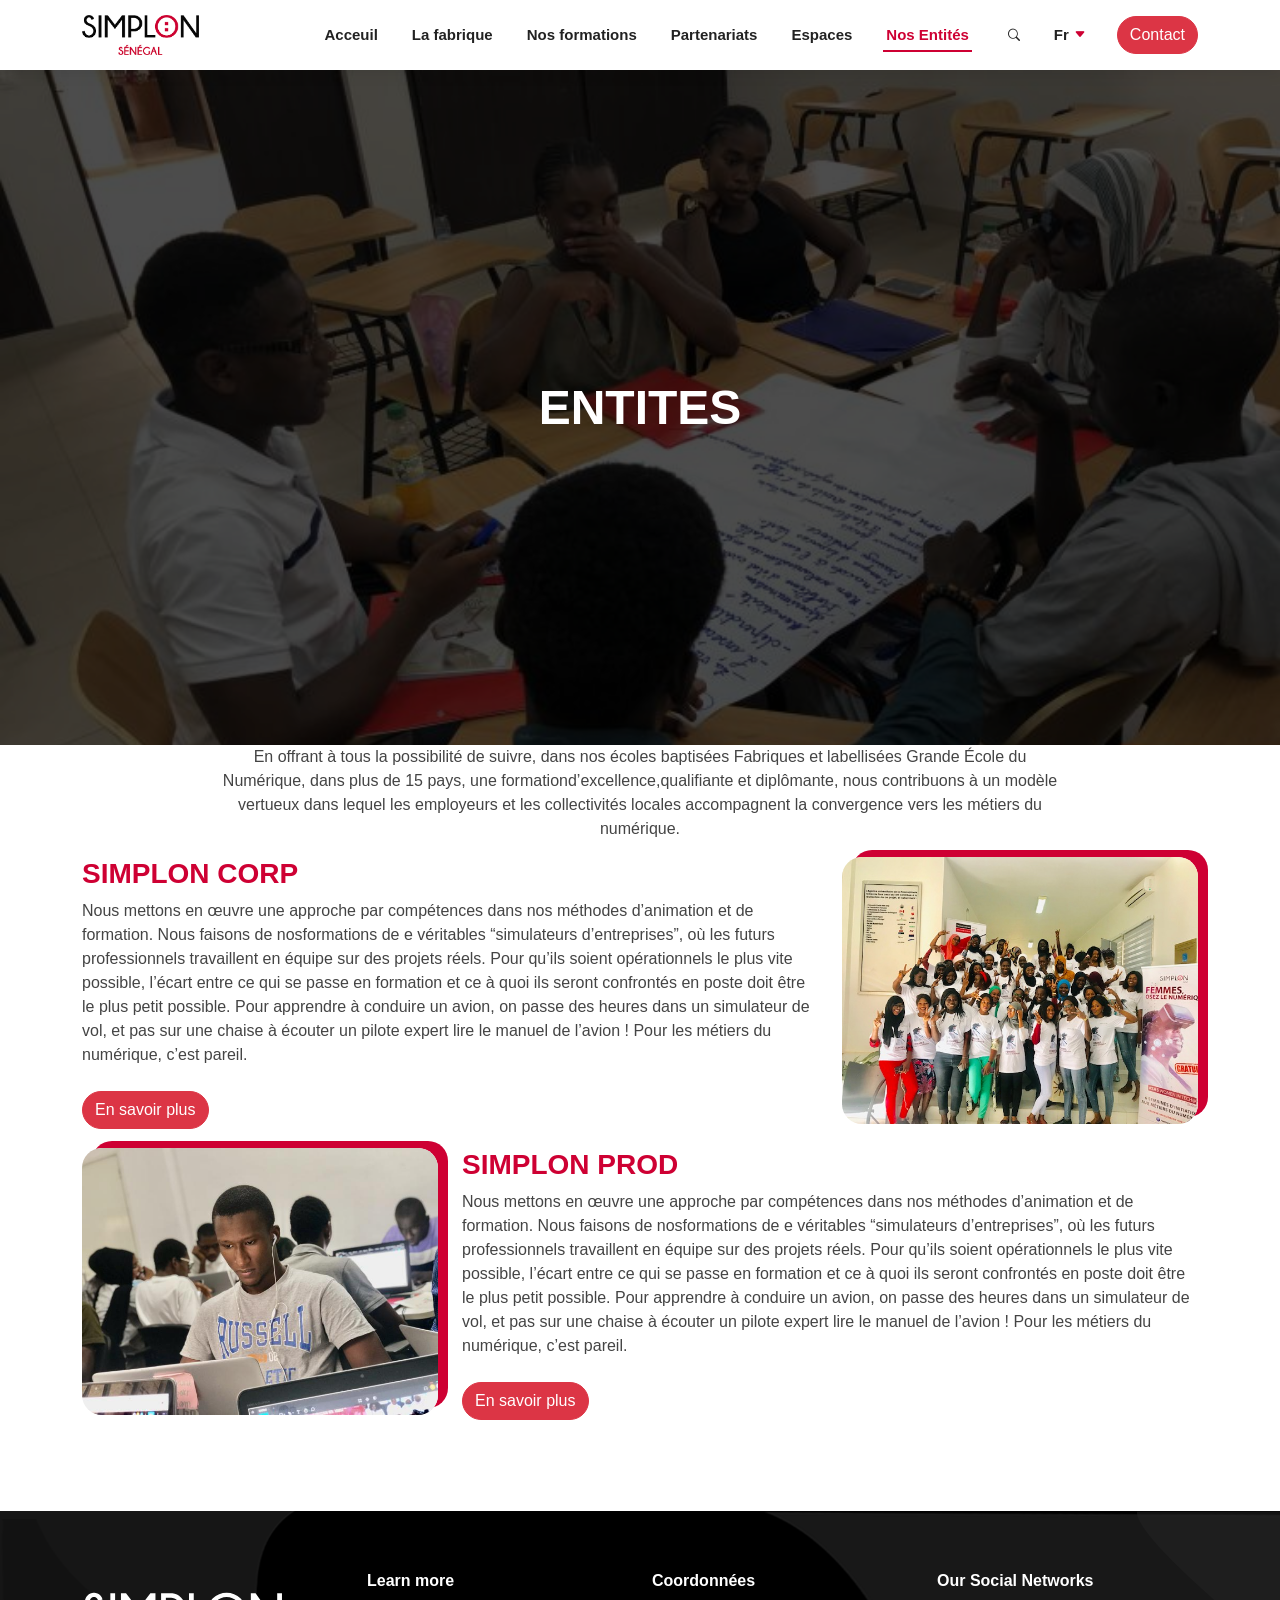
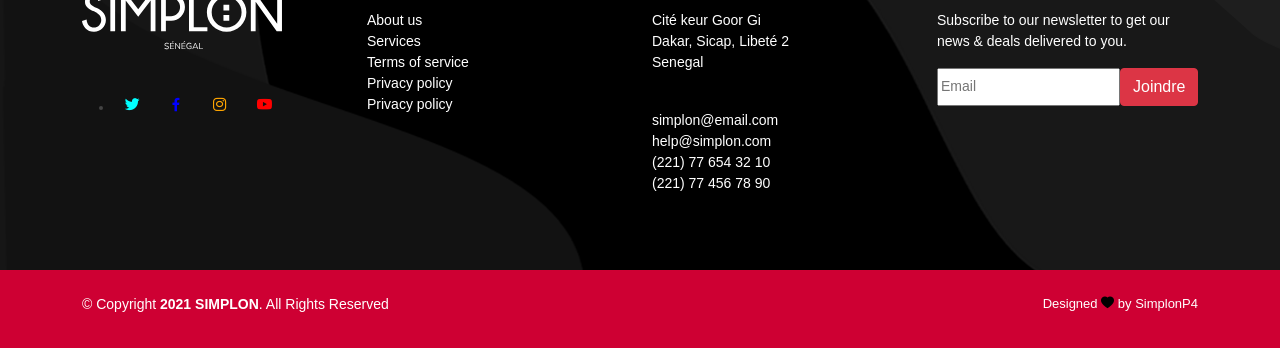
<file: entité.html>
<!DOCTYPE html>
<html lang="Fr">

<head>
  <meta charset="utf-8">
  <meta content="width=device-width, initial-scale=1.0" name="viewport">

  <title>Simplon</title>
  <meta content="" name="description">
  <meta content="" name="keywords">

  <link href="fichier/vendor/aos/aos.css" rel="stylesheet">
  <link href="fichier/vendor/bootstrap/css/bootstrap.min.css" rel="stylesheet">
  <link href="fichier/vendor/bootstrap-icons/bootstrap-icons.css" rel="stylesheet">
  <link href="fichier/vendor/boxicons/css/boxicons.min.css" rel="stylesheet">
  <link href="fichier/vendor/glightbox/css/glightbox.min.css" rel="stylesheet">
  <link href="fichier/vendor/swiper/swiper-bundle.min.css" rel="stylesheet">
  <link href="fichier/css/style.css" rel="stylesheet">
</head>

<body>

   <header id="header" class="d-flex align-items-center">
    <div class="container d-flex align-items-center justify-content-between">

      <a href="index.html" class="logo"><img src="fichier/img/logo.png" alt=""></a>

      <nav id="navbar" class="navbar">
        <ul>
          <li><a class="nav-link scrollto" href="index.html">Acceuil</a></li>
          <li><a class="nav-link scrollto" href="Fabrique/fabrique.html">La fabrique</a></li>
          <li><a class="nav-link scrollto" href="formation.html">Nos formations</a></li>
          <li><a class="nav-link scrollto " href="partenariat.html">Partenariats</a></li>
          <li><a class="nav-link scrollto" href="Partie_Espace/index.html">Espaces</a></li>
          <li><a class="nav-link scrollto active"  href="entité.html">Nos Entités</a></li>
          <li  class="dropdown"><a href="#" > <i class="bi bi-search"></i></a>
             <ul>
                  <li><input type="text" placeholder="Recherche" style="border:2px solid #CE0033;border-radius:20px"></li>
             </ul>
          </li>
          <li class="dropdown"><a href="#"><span>Fr</span> <i class="bi bi-caret-down-fill" style="color:#CE0033"></i></a>
                <ul>
                  <li><a href="#">ENG</a></li>
                </ul>
          </li>

            <li><input type="submit" value="Contact" style="color:white;border-radius:20px;" class="btn btn-danger"></li>
          </ul>
           
        <i class="bi bi-list mobile-nav-toggle"></i>


        

      </nav>

    </div>
  </header>

  
  <section id="hero" class="d-flex align-items-center">
    <div class="container" >
    
      <h1 style="color:white;" class="position-absolute top-50 start-50 translate-middle">ENTITES</h1>
    </div>
  </section>

  <main>
    <center>
    <div class="col-lg-8">
          <p >En offrant à tous la possibilité de suivre, dans nos écoles baptisées Fabriques et labellisées Grande École du Numérique, dans plus de 15 pays, une formationd’excellence,qualifiante et diplômante, nous contribuons à un modèle vertueux dans lequel les employeurs et les collectivités locales accompagnent la convergence vers les métiers du numérique.    
          </p>
    </div></center>

    <section >
      <div class="container" data-aos="fade-up">
        <div class="row">
          <div class="col-lg-8 ">

            <h3 style="color:#CE0033; font-weight:bold;" id="entite">SIMPLON CORP</h3>
            <p >
               Nous mettons en œuvre une approche par compétences dans nos méthodes d’animation et de formation. Nous faisons de nosformations de e véritables “simulateurs d’entreprises”, où les futurs professionnels travaillent en équipe sur des projets réels. Pour qu’ils soient opérationnels le plus vite possible, l’écart entre ce qui se passe en formation et ce à quoi ils seront confrontés en poste doit être le plus petit possible. Pour apprendre à conduire un avion, on passe des heures dans un simulateur de vol, et pas sur une chaise à écouter un pilote expert lire le manuel de l’avion ! Pour les métiers du numérique, c’est pareil.<br><br>
               <button class="btn btn-danger" style="border-radius:20px;color:white;">En savoir plus</button>
            </p>
          </div>
          <div class="col-lg-4 pt-4 pt-lg-0 content">

            <img src="fichier/img/simplon.jpg" class="img-fluid" alt="" id="img"><br><br>
          </div>
        </div>

      </div>
    </section>

    <section id="mobile-design">
      <div class="container" data-aos="fade-up">
        <div class="row">
          <div class="col-lg-4">
            <img src="fichier/img/about.jpg" class="img-fluid" alt="" id="img"><br><br>
          </div>
          <div class="col-lg-8 pt-4 pt-lg-0 content">
             <h3 style="color:#CE0033; font-weight:bold;" id="entite">SIMPLON PROD</h3>
            <p >
               Nous mettons en œuvre une approche par compétences dans nos méthodes d’animation et de formation. Nous faisons de nosformations de e véritables “simulateurs d’entreprises”, où les futurs professionnels travaillent en équipe sur des projets réels. Pour qu’ils soient opérationnels le plus vite possible, l’écart entre ce qui se passe en formation et ce à quoi ils seront confrontés en poste doit être le plus petit possible. Pour apprendre à conduire un avion, on passe des heures dans un simulateur de vol, et pas sur une chaise à écouter un pilote expert lire le manuel de l’avion ! Pour les métiers du numérique, c’est pareil.<br><br>
               <button class="btn btn-danger" style="border-radius:20px;color:white;">En savoir plus</button>
            </p>
          </div>
        </div>

      </div>
    </section><br><br><br>
   

   
    
  </main>
  <footer id="footer"  >


    <div class="footer-top">
      <div class="container">
        <div class="row">
           
          <div class="col-lg-3 col-md-6 footer-contact">
           <img src="logo-simplon.svg" width="200" height="100">
             <div class="social-links mt-3">
              <ul>
                <li>
              <a href="#" class="twitter" style="color:cyan;"><i class="bx bxl-twitter"></i></a>
              <a href="#" class="facebook"  style="color:blue;"><i class="bx bxl-facebook"></i></a>
              <a href="#" class="instagram" style="color:orange;"><i class="bx bxl-instagram"></i></a>
              <a href="#" class="youtube" style="color:red;"><i class="bx bxl-youtube"></i></a>
                </li>
              </ul>
              
             
            </div>
           
          </div>
            

         
          <div class="col-lg-3 col-md-6 " style="color:white">
            <h4>Learn more</h4>
             <p>About us  <br>
                Services <br>
                Terms of service <br>
                Privacy policy <br>
                Privacy policy <br>
             </p>  
          </div>


          <div class="col-lg-3 col-md-6 footer-links" style="color:white">
            <h4>Coordonnées</h4>
             <p>Cité keur Goor Gi  <br>
             Dakar, Sicap, Libeté 2 <br>
             Senegal  </p><br>
             <p>simplon@email.com <br>
                help@simplon.com <br>
                (221) 77 654 32 10<br>
                (221) 77 456 78 90
                </p>  
          </div>

          <div class="col-lg-3 col-md-6 footer-links"  style="color:white">
            <h4>Our Social Networks</h4>
            <p>
              Subscribe to our newsletter to get our news & deals delivered to you. </p>
              <form  style="display:inline-flex;">
              <input type="email" name="email" placeholder="Email"><input type="submit" value="Joindre" class="btn btn-danger">
              </form>
           
              
          </div>


        </div>
      </div>
    </div>



    <div class="container py-4"  style="color:white">
      <div class="copyright">
        &copy; Copyright <strong><span>2021 SIMPLON</span></strong>. All Rights Reserved
      </div>
      <div class="credits"> 
        Designed <a href="" style="color:white;"><i class="bi bi-heart-fill" style="color:black;"></i> by SimplonP4</a>
      </div>
    </div>
  </footer>

  <div id="preloader"></div>
  <a href="#" class="back-to-top d-flex align-items-center justify-content-center"><i class='bx bxs-like bx-fade-up'></i></a>

  <script src="fichier/vendor/aos/aos.js"></script>
  <script src="fichier/vendor/bootstrap/js/bootstrap.bundle.min.js"></script>
  <script src="fichier/vendor/glightbox/js/glightbox.min.js"></script>
  <script src="fichier/vendor/isotope-layout/isotope.pkgd.min.js"></script>
  <script src="fichier/vendor/purecounter/purecounter.js"></script>
  <script src="fichier/vendor/swiper/swiper-bundle.min.js"></script>
  <script src="fichier/vendor/waypoints/noframework.waypoints.js"></script>

  <script src="fichier/js/main.js"></script>

</body>

</html>
</file>
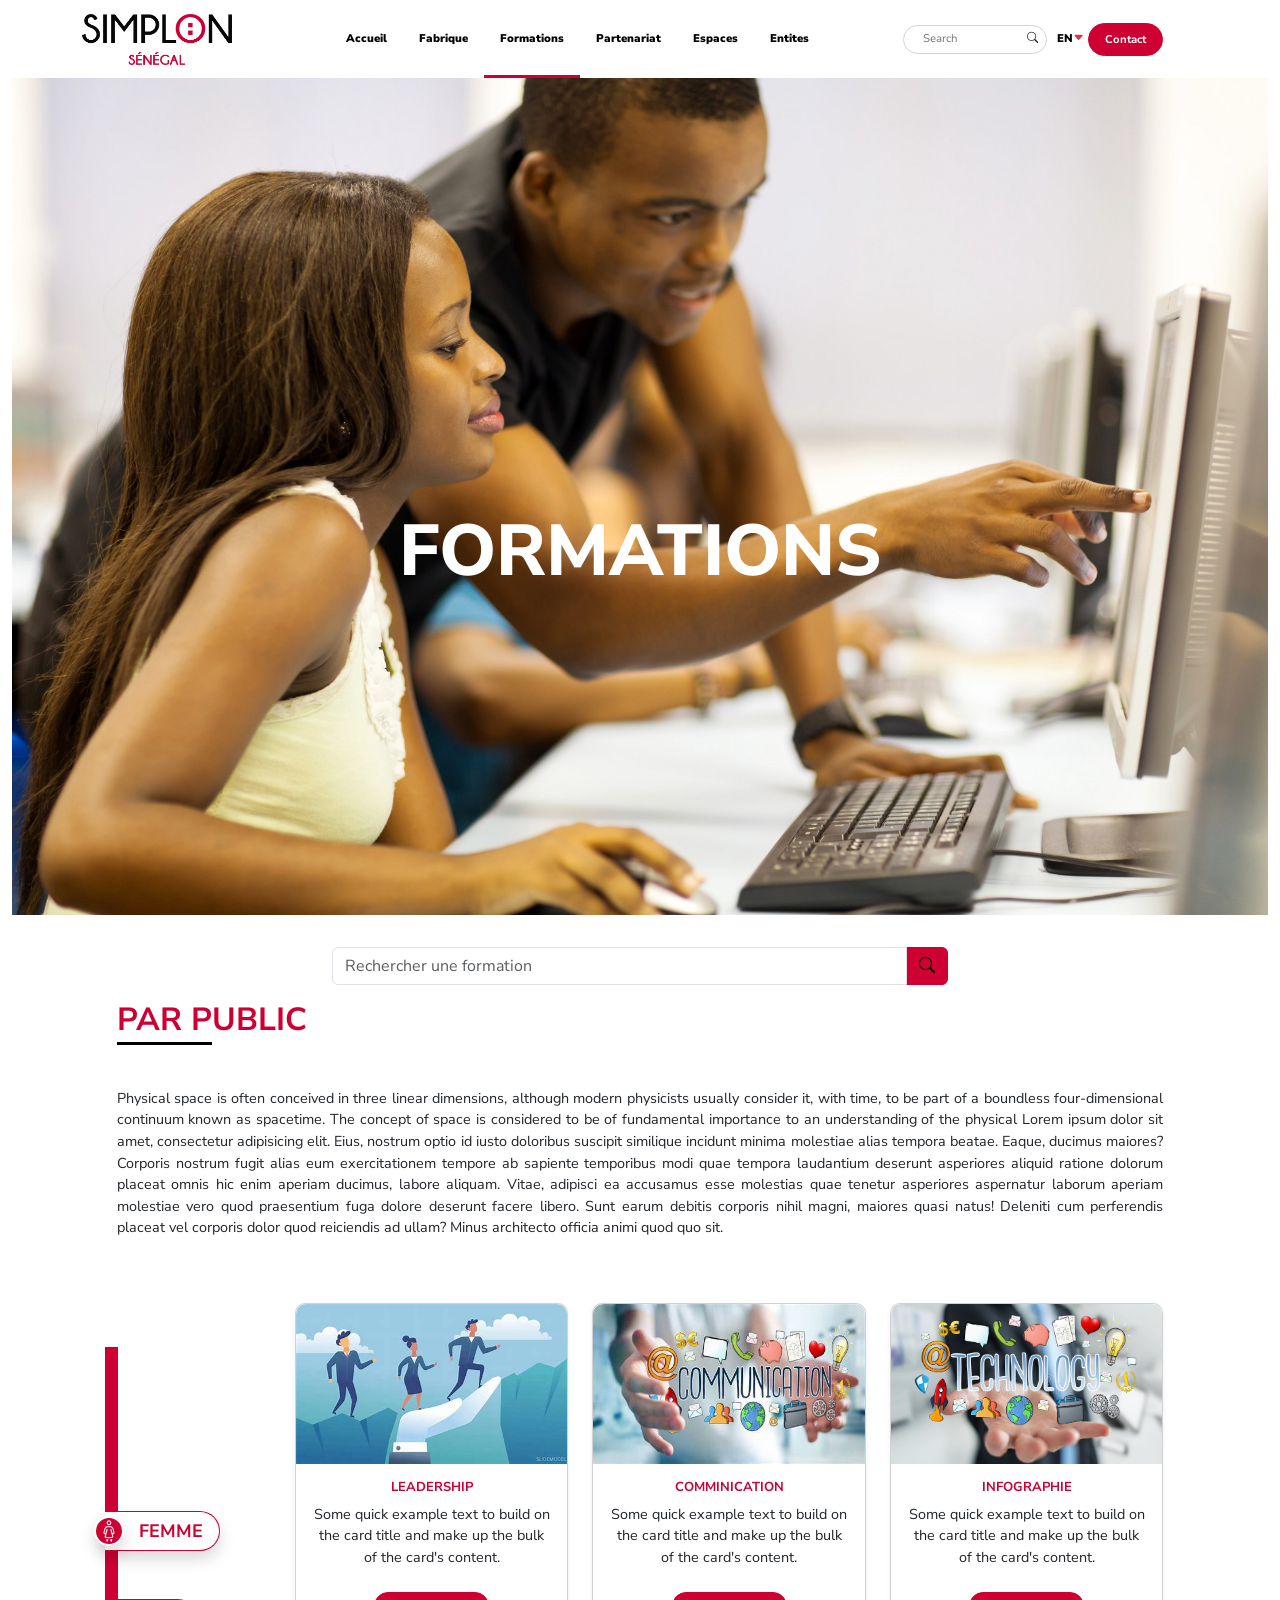
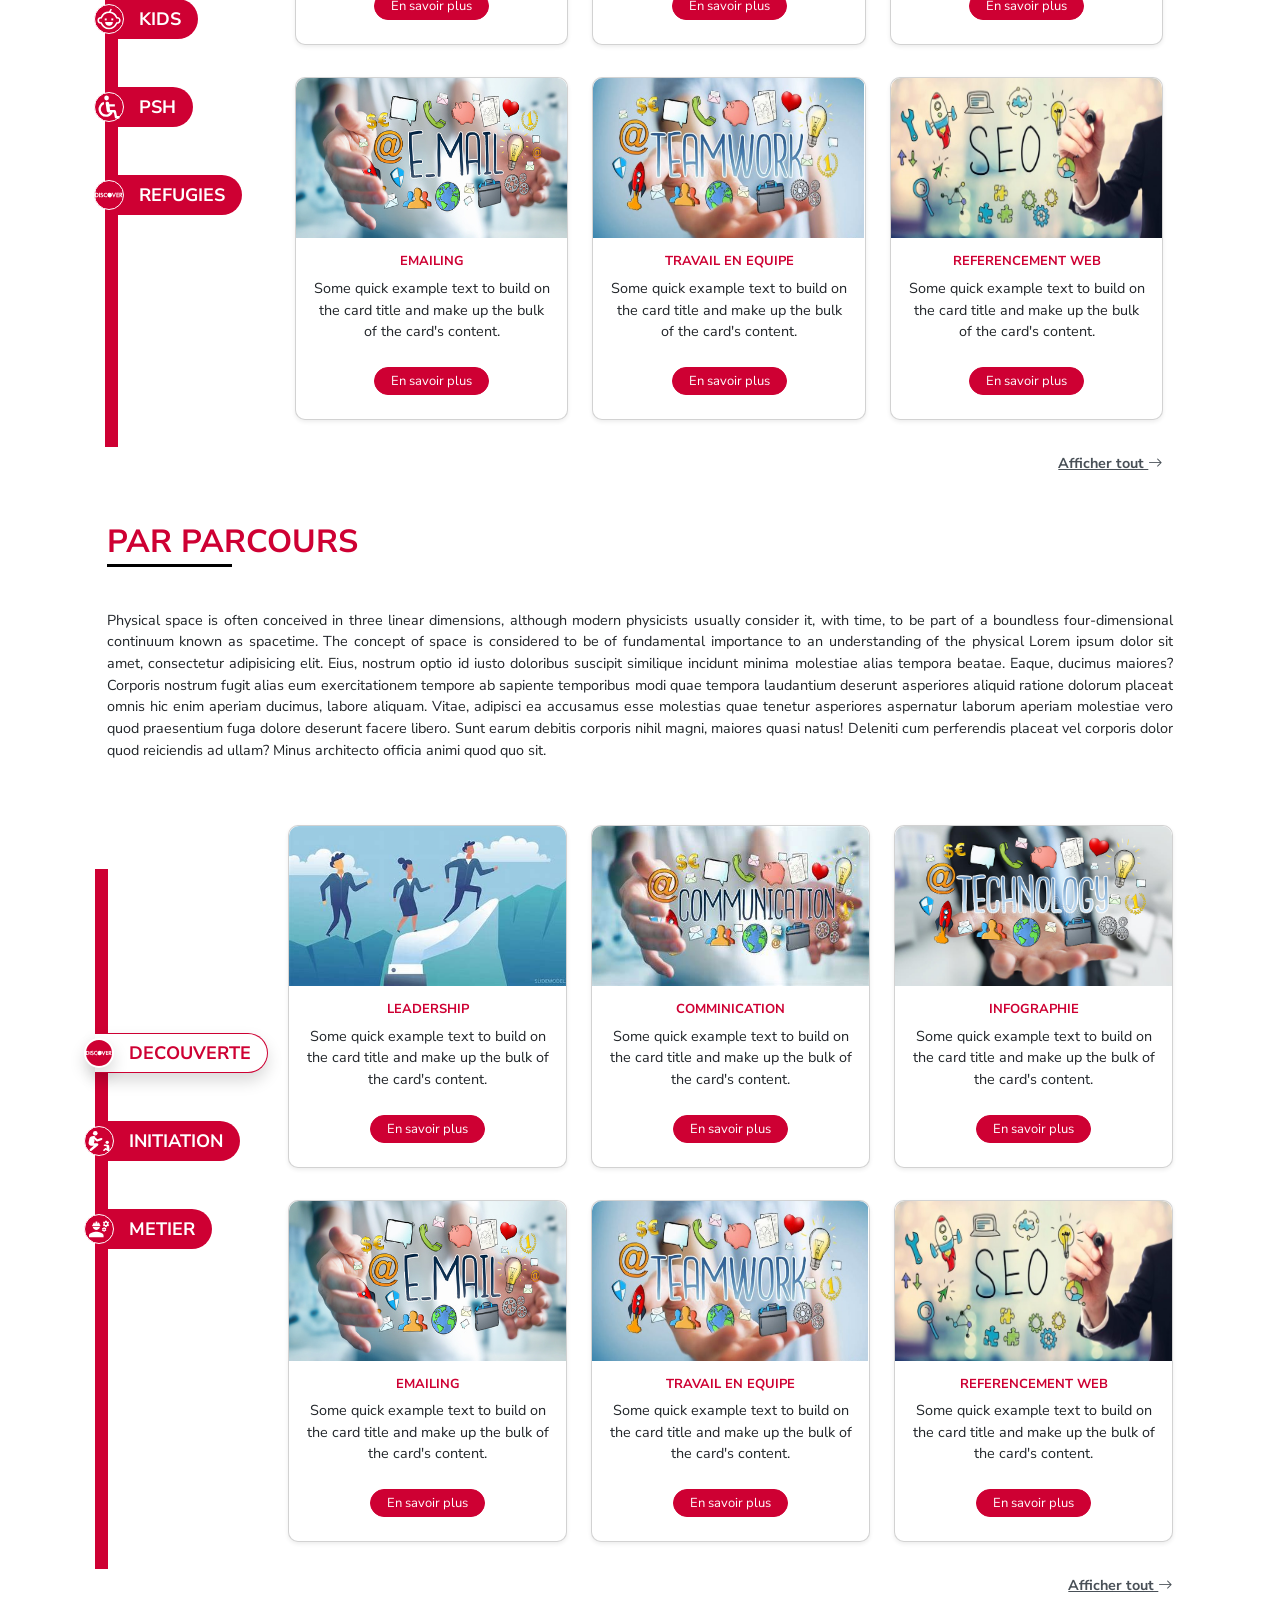
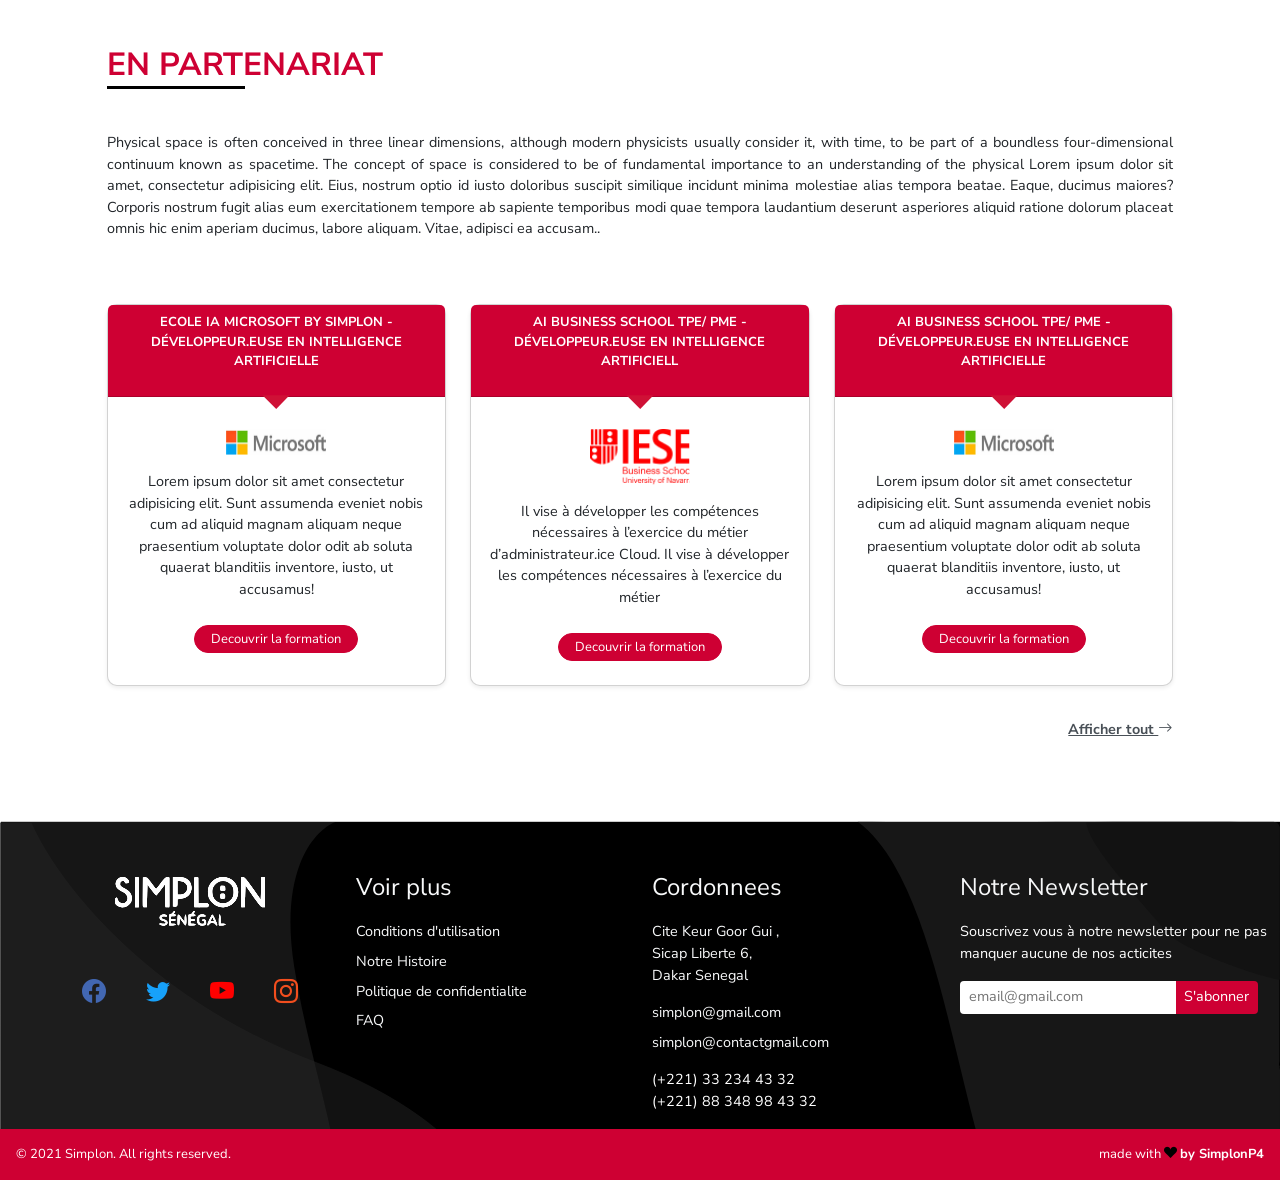
<file: formation.html>
<!doctype html>
<html lang="fr">

<head>
    <!-- Required meta tags -->
    <meta charset="utf-8">
    <meta name="viewport" content="width=device-width, initial-scale=1">
    <title>Formations!</title>
    <!-- ********************************************* -->
    <!-- Comment link tags  under Usage 2 if you use bootstrap on local -->
    <!-- Comment link tags  under Usage 1 if you use bootstrap with cdn -->
    <!-- ********************************************* -->

    <!-- ============Usage 1: Local bootstrap CSS ressource file!============= -->
    <!-- <link rel="stylesheet" href="./node_modules/bootstrap/dist/css/bootstrap.min.css">
    <link rel="stylesheet" href="./node_modules/bootstrap-icons/font/bootstrap-icons.css">
    <link rel="stylesheet" href="./formations/css/style.css"> -->
    <!-- ============Usage 2: Online  bootstrap CSS ressource file!============= -->
    <link href="https://cdn.jsdelivr.net/npm/bootstrap@5.1.3/dist/css/bootstrap.min.css" rel="stylesheet" integrity="sha384-1BmE4kWBq78iYhFldvKuhfTAU6auU8tT94WrHftjDbrCEXSU1oBoqyl2QvZ6jIW3" crossorigin="anonymous">
    <link rel="stylesheet" href="https://cdn.jsdelivr.net/npm/bootstrap-icons@1.7.0/font/bootstrap-icons.css">
    <link rel="stylesheet" href="./formations/css/style.css">
    
</head>

<body>
    <!-- header -->
    <header>
        <nav class="navbar navbar-expand-lg bg-white fw-bold">
            <div class="container">
                <a class="navbar-brand" href="#" title="Logo Simplon">
                    <img src="./formations/img/simplonSN.png" alt="Logo Simplon" width="150" class=" d-inline-block align-text-top">
                </a>
                <button class="navbar-toggler border  border-2 border-black" type="button" data-bs-toggle="collapse"
                    data-bs-target="#navbarSupportedContent" aria-controls="navbarSupportedContent"
                    aria-expanded="false" aria-label="Toggle navigation">
                    <!-- <span class="navbar-toggler-icon sp-red"></span> -->
                    <i class="bi bi-menu-app-fill text-danger"></i>
                </button>
                <div class="collapse navbar-collapse" id="navbarSupportedContent">
                    <ul class="navbar-nav mx-auto mb-2 mb-lg-0">
                        <li class="nav-item mx-2">
                            <a class="nav-link " aria-current="page" href="index.html">Accueil</a>
                        </li>
                        <li class="nav-item mx-2">
                            <a class="nav-link" href="Fabrique/fabrique.html">Fabrique</a>
                        </li>
                        <li class="nav-item mx-2">
                            <a class="nav-link active" href="formation.html">Formations</a>
                        </li>
                        <li class="nav-item mx-2">
                            <a class="nav-link " href="partenariat.html">Partenariat</a>
                        </li>
                        <li class="nav-item mx-2">
                            <a class="nav-link " href="Partie_Espace/index.html">Espaces</a>
                        </li>
                        <li class="nav-item mx-2">
                            <a class="nav-link " href="entité.html">Entites</a>
                        </li>
                    </ul>
                    <form class="d-flex flex-column flex-lg-row align-items-lg-center">
                        <label for="search"
                            class="align-items-center d-flex justify-content-center mt-lg-0 mt-3 order-1 order-lg-0 rounded rounded-pill">
                            <input class="border-0 mw-100" id="search" type="search" placeholder="Search"
                                aria-label="Search" name="search">
                            <i class="bi bi-search " aria-hidden="true"></i>
                        </label>
                        <div class="dropdown mx-sm-0 mx-sm-1 nav-item ">
                            <!-- <a class="nav-link dropdown-toggle text-black" href="#" id="navbarDropdown" role="button"
                                data-bs-toggle="dropdown" aria-expanded="false">
                                EN
                            </a> -->
                            <a class="nav-link d-flex sp-dropdown-toggle text-black" href="#">
                                EN
                                <i class=" bi bi-caret-down-fill text-danger"></i>
                            </a>
                            <ul class="dropdown-menu mw-5 " aria-labelledby="navbarDropdown">
                                <li>
                                    <a class="dropdown-item sp-hover-red" href="#">EN</a>
                                </li>
                                <li>
                                    <a class="dropdown-item sp-hover-red" href="#">FR</a>
                                </li>
                            </ul>
                        </div>
                        <a href="" class="sm px-3 py-2 sp-rounded-link  sp-btn-danger">Contact</a>
                    </form>
                </div>
            </div>
        </nav>
    </header>
    <!-- End header -->
    <!-- Main -->
    <main class="container-fluid ">
        <figure>
            <img src="./formations/img/formationsproBestResolution.jpg" alt="Banner" class="img-fluid">
            <figcaption class="position-absolute">Formations</figcaption>
        </figure>
        <!-- barre de recherche -->
        <div class="row justify-content-center">
            <div class="col-sm-8 col-md-6">
                <div class="input-group my-3">
                    <input type="text" class="form-control sp-input-shadow" placeholder="Rechercher une formation"
                        aria-label="Recipient's username" aria-describedby="basic-addon2">
                    <span class="input-group-text sp-btn-danger" id="basic-addon2"><i class="bi bi-search   text-black"
                            aria-hidden="true"></i></span>
                </div>
            </div>
        </div>
        <!-- End search bar -->
        <!-- public Section  -->
        <section class="row mb-3 justify-content-center row-secondary public-section">
            <div class="col-12">
                <div class="col-10 offset-1">
                    <!-- Public title -->
                    <h2 class=" fw-bold text-uppercase sp-red sp-line-under mb-2">Par Public </h2>
                    <p class="my-5 text-justify">
                        Physical space is often conceived in three linear dimensions, although modern physicists usually
                        consider it, with time, to be part of a boundless four-dimensional continuum known as spacetime.
                        The concept of space is considered to be of fundamental importance to an understanding of the
                        physical Lorem ipsum dolor sit amet, consectetur adipisicing elit. Eius, nostrum optio id iusto
                        doloribus suscipit similique incidunt minima molestiae alias tempora beatae. Eaque, ducimus
                        maiores?
                        Corporis nostrum fugit alias eum exercitationem tempore ab sapiente temporibus modi quae tempora
                        laudantium deserunt asperiores aliquid ratione dolorum placeat omnis hic enim aperiam ducimus,
                        labore aliquam. Vitae, adipisci ea accusamus esse molestias quae tenetur asperiores aspernatur
                        laborum aperiam molestiae vero quod praesentium fuga dolore deserunt facere libero. Sunt earum
                        debitis
                        corporis nihil magni, maiores quasi natus! Deleniti cum perferendis placeat vel corporis dolor
                        quod
                        reiciendis ad ullam? Minus architecto officia animi quod quo sit.
                    </p>
                    <div class="row align-items-center">
                        <!-- menu secondaire -->
                        <div class="menu secondary-menu position-fixed d-md-none secondary-menu-public sp-hidden-left">
                            <p
                                class=" active align-items-center d-flex p-1 pe-md-3 rounded-pill rounded-start shadow-sm">
                                <span class="d-flex align-items-center">
                                    <object type="image/svg+xml" data="./formations/img/SVG/IconFemmeBlanc.svg"
                                        title="icon"></object>
                                </span>
                                Femme
                            </p>
                            <p
                                class="align-items-center d-flex p-1 pe-md-3 rounded-pill rounded-start shadow-sm">
                                <span class="d-flex align-items-center">
                                    <object type="image/svg+xml" data="./formations/img/SVG/IconDiscoverBlanc.svg"
                                        title="icon"></object>
                                </span>
                                Kids
                            </p>
                            <p
                                class="align-items-center d-flex p-1 pe-md-3 rounded-pill rounded-start shadow-sm">
                                <span class="d-flex align-items-center">
                                    <object type="image/svg+xml" data="./formations/img/SVG/IconDiscoverBlanc.svg"
                                        title="icon"></object>
                                </span>
                                PSH
                            </p>
                            <p
                                class="align-items-center d-flex p-1 pe-md-3 rounded-pill rounded-start shadow-sm">
                                <span class="d-flex align-items-center">
                                    <object type="image/svg+xml" data="./formations/img/SVG/IconDiscoverBlanc.svg"
                                        title="icon"></object>
                                </span>
                                Refugies
                            </p>
                        </div>
                        <!-- menu -->
                        <div class="d-none d-md-inline-block col-md-2 col-sm-12 p-0 text-center">
                            <div class="left-bloc my-4 d-flex align-items-center  align-items-sm-start ">
                                <div class="vertical-bar">
                                </div>
                                <div class="menu flex-column menu-public">
                                    <p
                                        class="active align-items-center d-flex my-4 p-1 pe-md-3 rounded-pill rounded-start shadow-sm">
                                        <span class="d-flex align-items-center">
                                            <object type="image/svg+xml" data="./formations/img/SVG/IconFemmeBlanc.svg"
                                                title="icon"></object>
                                        </span>
                                        Femme
                                    </p>
                                    <p
                                        class="align-items-center d-flex my-4 p-1 pe-md-3 rounded-pill rounded-start shadow-sm">
                                        <span class="d-flex align-items-center">
                                            <object type="image/svg+xml" data="./formations/img/SVG/IconKidsblanc.svg"
                                                title="icon"></object>
                                        </span>
                                        Kids
                                    </p>
                                    <p
                                        class="align-items-center d-flex my-4 p-1 pe-md-3 rounded-pill rounded-start shadow-sm">
                                        <span class="d-flex align-items-center">
                                            <object type="image/svg+xml" data="./formations/img/SVG/IconPshblanc.svg"
                                                title="icon"></object>
                                        </span>
                                        PSH
                                    </p>
                                    <p
                                        class="align-items-center d-flex my-4 p-1 pe-md-3 rounded-pill rounded-start shadow-sm">
                                        <span class="d-flex align-items-center">
                                            <object type="image/svg+xml"
                                                data="./formations/img/SVG/IconDiscoverBlanc.svg" title="icon"></object>
                                        </span>
                                        Refugies
                                    </p>
                                </div>

                            </div>
                        </div>
                        <!-- card formation --> 
                        <div class="col-md  col-sm-12">
                            <div class="row row-cols-1 row-cols-sm-2 row-cols-lg-3">
                                <div class="my-3 justify-content-center ">
                                    <div class="card shadow-sm h-100 text-center sp-rounded-top-15 sp-rounded-bottom-15">
                                        <img src="./formations/img/leadership.jpg"
                                            class="card-img-top sp-rounded-top-15" alt="Leadership illustration">
                                        <div class="card-body sp-rounded-bottom-15">
                                            <h5 class="card-title center text-uppercase fw-bold sp-red sp-text-sm">
                                                LeaderShip</h5>
                                            <p class="card-text">Some quick example text to build on the card title and
                                                make up the bulk of the
                                                card's content.</p>
                                            <a href="#"
                                                class=" d-inline-block my-2  sp-text-sm  px-3 py-1 sp-rounded-link  sp-btn-danger ">En
                                                savoir plus</a>
                                        </div>
                                    </div>
                                </div>
                                <div class="my-3 justify-content-center ">
                                    <div class="card shadow-sm h-100 text-center sp-rounded-top-15 sp-rounded-bottom-15">
                                        <img src="./formations/img/communication.jpg"
                                            class="card-img-top sp-rounded-top-15" alt="Communication Illustration">
                                        <div class="card-body sp-rounded-bottom-15">
                                            <h5 class="card-title center text-uppercase fw-bold sp-red sp-text-sm">
                                                Comminication</h5>
                                            <p class="card-text">Some quick example text to build on the card title and
                                                make up the bulk of the
                                                card's content.</p>
                                            <a href="#"
                                                class=" d-inline-block my-2  sp-text-sm  px-3 py-1 sp-rounded-link  sp-btn-danger ">En
                                                savoir plus</a>
                                        </div>
                                    </div>
                                </div>
                                <div class="my-3 justify-content-center ">
                                    <div class="card shadow-sm h-100 text-center sp-rounded-top-15 sp-rounded-bottom-15">
                                        <img src="./formations/img/technologie.jpg"
                                            class="card-img-top sp-rounded-top-15" alt="Infographie Illustration">
                                        <div class="card-body sp-rounded-bottom-15">
                                            <h5 class="card-title center text-uppercase fw-bold sp-red sp-text-sm">
                                                Infographie</h5>
                                            <p class="card-text">Some quick example text to build on the card title and
                                                make up the bulk of the
                                                card's content.</p>
                                            <a href="#"
                                                class="d-inline-block my-2  sp-text-sm  px-3 py-1 sp-rounded-link sp-btn-danger">En
                                                savoir plus</a>
                                        </div>
                                    </div>
                                </div>
                                <div class="my-3 justify-content-center ">
                                    <div class="card shadow-sm h-100 text-center sp-rounded-top-15 sp-rounded-bottom-15">
                                        <img src="./formations/img/emailing.jpg" class="card-img-top sp-rounded-top-15"
                                            alt="Emailing Illustration">
                                        <div class="card-body sp-rounded-bottom-15">
                                            <h5 class="card-title center text-uppercase fw-bold sp-red sp-text-sm">
                                                Emailing </h5>
                                            <p class="card-text">Some quick example text to build on the card title and
                                                make up the bulk of the
                                                card's content.</p>
                                            <a href="#"
                                                class=" d-inline-block my-2  sp-text-sm  px-3 py-1 sp-rounded-link  sp-btn-danger ">En
                                                savoir plus</a>
                                        </div>
                                    </div>
                                </div>
                                <div class="my-3 justify-content-center ">
                                    <div class="card shadow-sm h-100 text-center sp-rounded-top-15 sp-rounded-bottom-15">
                                        <img src="./formations/img/teamWorking.png"
                                            class="card-img-top sp-rounded-top-15" alt="Work in Team">
                                        <div class="card-body sp-rounded-bottom-15">
                                            <h5 class="card-title center text-uppercase fw-bold sp-red sp-text-sm">
                                                Travail en equipe</h5>
                                            <p class="card-text">Some quick example text to build on the card title and
                                                make up the bulk of the
                                                card's content.</p>
                                            <a href="#"
                                                class=" d-inline-block my-2  sp-text-sm  px-3 py-1 sp-rounded-link  sp-btn-danger ">En
                                                savoir plus</a>
                                        </div>
                                    </div>
                                </div>
                                <div class="my-3 justify-content-center ">
                                    <div class="card shadow-sm h-100 text-center sp-rounded-top-15 sp-rounded-bottom-15">
                                        <img src="./formations/img/seo.jpg" class="card-img-top sp-rounded-top-15"
                                            alt="Seo Illustration">
                                        <div class="card-body sp-rounded-bottom-15">
                                            <h5 class="card-title center text-uppercase fw-bold sp-red sp-text-sm">
                                                Referencement web</h5>
                                            <p class="card-text">Some quick example text to build on the card title and
                                                make up the bulk of the
                                                card's content.</p>
                                            <a href="#"
                                                class=" d-inline-block my-2  sp-text-sm  px-3 py-1 sp-rounded-link  sp-btn-danger ">En
                                                savoir plus</a>
                                        </div>
                                    </div>
                                </div>
                            </div>
                            <div class=" col-12 px-0 text-end alert">
                                <a href="" class="text-decoration-underline alert-dark  alert-link bg-white">Afficher
                                    tout 
                                <i class="bi bi-arrow-right"></i>
                                </a>
                            </div>
                        </div>
                    </div>
                </div>
            </div>
        </section>
        <!-- End public Section  -->
        <!-- Section parcours -->
        <section class="row mb-3 justify-content-center row-secondary parcours-section">
            <div class="col-12 px-0">
                <div class="col-10 offset-1">
                    <!-- Parcours title -->
                    <h2 class=" fw-bold text-uppercase sp-red sp-line-under mb-2">Par Parcours </h2>
                    <p class="my-5 text-justify">
                        Physical space is often conceived in three linear dimensions, although modern physicists usually
                        consider it, with time, to be part of a boundless four-dimensional continuum known as spacetime.
                        The concept of space is considered to be of fundamental importance to an understanding of the
                        physical Lorem ipsum dolor sit amet, consectetur adipisicing elit. Eius, nostrum optio id iusto
                        doloribus suscipit similique incidunt minima molestiae alias tempora beatae. Eaque, ducimus
                        maiores?
                        Corporis nostrum fugit alias eum exercitationem tempore ab sapiente temporibus modi quae tempora
                        laudantium deserunt asperiores aliquid ratione dolorum placeat omnis hic enim aperiam ducimus,
                        labore aliquam. Vitae, adipisci ea accusamus esse molestias quae tenetur asperiores aspernatur
                        laborum aperiam molestiae vero quod praesentium fuga dolore deserunt facere libero. Sunt earum
                        debitis
                        corporis nihil magni, maiores quasi natus! Deleniti cum perferendis placeat vel corporis dolor
                        quod
                        reiciendis ad ullam? Minus architecto officia animi quod quo sit.
                    </p>
                    <div class="row align-items-center p-relative">
                        <!-- menu secondaire -->
                        <div class="menu secondary-menu position-fixed d-md-none secondary-menu-parcours">
                            <p
                                class="active align-items-center d-flex p-1 pe-md-3 rounded-pill rounded-start shadow-sm">
                                <span class="d-flex align-items-center">
                                    <object type="image/svg+xml" data="./formations/img/SVG/IconDiscoverBlanc.svg"
                                        title="icon"></object>
                                </span>
                                Decouverte
                            </p>
                            <p
                                class="align-items-center d-flex p-1 pe-md-3 rounded-pill rounded-start shadow-sm">
                                <span class="d-flex align-items-center">
                                    <object type="image/svg+xml" data="./formations/img/SVG/father-svgrepo-com.svg"
                                        title="icon"></object>
                                </span>
                                Initiation
                            </p>
                            <p
                                class="align-items-center d-flex p-1 pe-md-3 rounded-pill rounded-start shadow-sm">
                                <span class="d-flex align-items-center">
                                    <object type="image/svg+xml" data="./formations/img/SVG/IconOrienteMetierBlanc.svg"
                                        title="icon"></object>
                                </span>
                                Metier
                            </p>
                        </div>
                        <!-- menu -->
                        <div class="d-none d-md-inline-block col-md-2 col-sm-12 p-0 text-center">
                            <div class="left-bloc my-4 d-flex align-items-center  align-items-sm-start  ">
                                <div class="vertical-bar">
                                </div>
                                <div class="menu flex-column menu-parcours">
                                    <p
                                        class="active align-items-center d-flex my-4 p-1 pe-md-3 rounded-pill rounded-start shadow-sm">
                                        <span class="d-flex align-items-center">
                                            <object type="image/svg+xml"
                                                data="./formations/img/SVG/IconDiscoverBlanc.svg" title="icon"></object>
                                        </span>
                                        Decouverte
                                    </p>
                                    <p
                                        class="align-items-center d-flex my-4 p-1 pe-md-3 rounded-pill rounded-start shadow-sm">
                                        <span class="d-flex align-items-center">
                                            <object type="image/svg+xml"
                                                data="./formations/img/SVG/father-svgrepo-com.svg"
                                                title="icon"></object>
                                        </span>
                                        Initiation
                                    </p>
                                    <p
                                        class="align-items-center d-flex my-4 p-1 pe-md-3 rounded-pill rounded-start shadow-sm">
                                        <span class="d-flex align-items-center">
                                            <object type="image/svg+xml"
                                                data="./formations/img/SVG/IconOrienteMetierBlanc.svg"
                                                title="icon"></object>
                                        </span>
                                        Metier
                                    </p>
                                </div>

                            </div>
                        </div>
                        <!-- card formation -->
                        <div class="col-md  col-sm-12">
                            <div class="row row-cols-1 row-cols-sm-2 row-cols-lg-3">
                                <div class="my-3 justify-content-center ">
                                    <div class="card shadow-sm h-100 text-center sp-rounded-top-15 sp-rounded-bottom-15">
                                        <img src="./formations/img/leadership.jpg"
                                            class="card-img-top sp-rounded-top-15" alt="Leadership Illustration">
                                        <div class="card-body sp-rounded-bottom-15">
                                            <h5 class="card-title center text-uppercase fw-bold sp-red sp-text-sm">
                                                LeaderShip</h5>
                                            <p class="card-text">Some quick example text to build on the card title and
                                                make up the bulk of the
                                                card's content.</p>
                                            <a href="#"
                                                class=" d-inline-block my-2  sp-text-sm  px-3 py-1 sp-rounded-link  sp-btn-danger ">En
                                                savoir plus</a>
                                        </div>
                                    </div>
                                </div>
                                <div class="my-3 justify-content-center ">
                                    <div class="card shadow-sm h-100 text-center sp-rounded-top-15 sp-rounded-bottom-15">
                                        <img src="./formations/img/communication.jpg"
                                            class="card-img-top sp-rounded-top-15" alt="Communication Illustration">
                                        <div class="card-body sp-rounded-bottom-15">
                                            <h5 class="card-title center text-uppercase fw-bold sp-red sp-text-sm">
                                                Comminication</h5>
                                            <p class="card-text">Some quick example text to build on the card title and
                                                make up the bulk of the
                                                card's content.</p>
                                            <a href="#"
                                                class=" d-inline-block my-2  sp-text-sm  px-3 py-1 sp-rounded-link  sp-btn-danger ">En
                                                savoir plus</a>
                                        </div>
                                    </div>
                                </div>
                                <div class="my-3 justify-content-center ">
                                    <div class="card shadow-sm h-100 text-center sp-rounded-top-15 sp-rounded-bottom-15">
                                        <img src="./formations/img/technologie.jpg"
                                            class="card-img-top sp-rounded-top-15" alt="Infographie Illustration">
                                        <div class="card-body sp-rounded-bottom-15">
                                            <h5 class="card-title center text-uppercase fw-bold sp-red sp-text-sm">
                                                Infographie</h5>
                                            <p class="card-text">Some quick example text to build on the card title and
                                                make up the bulk of the
                                                card's content.</p>
                                            <a href="#"
                                                class="d-inline-block my-2  sp-text-sm  px-3 py-1 sp-rounded-link sp-btn-danger">En
                                                savoir plus</a>
                                        </div>
                                    </div>
                                </div>
                                <div class="my-3 justify-content-center ">
                                    <div class="card shadow-sm h-100 text-center sp-rounded-top-15 sp-rounded-bottom-15">
                                        <img src="./formations/img/emailing.jpg" class="card-img-top sp-rounded-top-15"
                                            alt="Emailing Illustration">
                                        <div class="card-body sp-rounded-bottom-15">
                                            <h5 class="card-title center text-uppercase fw-bold sp-red sp-text-sm">
                                                Emailing </h5>
                                            <p class="card-text">Some quick example text to build on the card title and
                                                make up the bulk of the
                                                card's content.</p>
                                            <a href="#"
                                                class=" d-inline-block my-2  sp-text-sm  px-3 py-1 sp-rounded-link  sp-btn-danger ">En
                                                savoir plus</a>
                                        </div>
                                    </div>
                                </div>
                                <div class="my-3 justify-content-center ">
                                    <div class="card shadow-sm h-100 text-center sp-rounded-top-15 sp-rounded-bottom-15">
                                        <img src="./formations/img/teamWorking.png"
                                            class="card-img-top sp-rounded-top-15" alt="Work in Team Illustration">
                                        <div class="card-body sp-rounded-bottom-15">
                                            <h5 class="card-title center text-uppercase fw-bold sp-red sp-text-sm">
                                                Travail en equipe</h5>
                                            <p class="card-text">Some quick example text to build on the card title and
                                                make up the bulk of the
                                                card's content.</p>
                                            <a href="#"
                                                class=" d-inline-block my-2  sp-text-sm  px-3 py-1 sp-rounded-link  sp-btn-danger ">En
                                                savoir plus</a>
                                        </div>
                                    </div>
                                </div>
                                <div class="my-3 justify-content-center ">
                                    <div class="card shadow-sm h-100 text-center sp-rounded-top-15 sp-rounded-bottom-15">
                                        <img src="./formations/img/seo.jpg" class="card-img-top sp-rounded-top-15"
                                            alt="Web Referencement Illustration">
                                        <div class="card-body sp-rounded-bottom-15">
                                            <h5 class="card-title center text-uppercase fw-bold sp-red sp-text-sm">
                                                Referencement web</h5>
                                            <p class="card-text">Some quick example text to build on the card title and
                                                make up the bulk of the
                                                card's content.</p>
                                            <a href="#"
                                                class=" d-inline-block my-2  sp-text-sm  px-3 py-1 sp-rounded-link  sp-btn-danger ">En
                                                savoir plus</a>
                                        </div>
                                    </div>
                                </div>
                            </div>
                            <div class=" col-12 px-0 text-end alert">
                                <a href="" class="text-decoration-underline alert-dark  alert-link bg-white">Afficher
                                    tout
                                    <i class="bi bi-arrow-right"></i>
                                </a>
                            </div>
                        </div>
                    </div>
                </div>
            </div>
        </section>
        <!--  Partenariat Section-->
        <section class=" partenariat row  justify-content-center">
            <!-- Parcours title -->
            <div class="col-12 px-0 me-0">
                <div class="col-10 offset-1">
                    <h2 class=" fw-bold text-uppercase sp-red sp-line-under mb-2">En Partenariat </h2>
                    <p class="my-5 text-justify">
                        Physical space is often conceived in three linear dimensions, although modern physicists usually
                        consider it, with time, to be part of a boundless four-dimensional continuum known as spacetime.
                        The concept of space is considered to be of fundamental importance to an understanding of the
                        physical Lorem ipsum dolor sit amet, consectetur adipisicing elit. Eius, nostrum optio id iusto
                        doloribus suscipit similique incidunt minima molestiae alias tempora beatae. Eaque, ducimus
                        maiores?
                        Corporis nostrum fugit alias eum exercitationem tempore ab sapiente temporibus modi quae tempora
                        laudantium deserunt asperiores aliquid ratione dolorum placeat omnis hic enim aperiam ducimus,
                        labore aliquam. Vitae, adipisci ea accusam..
                    </p>
                    <div class="row me row-cols-1 row-cols-sm-2 row-cols-md-3 ">
                        <div class="my-3  justify-content-center ">
                            <div class="card shadow-sm h-100 text-center sp-rounded-top-15 sp-rounded-bottom-15">
                                <div class="card-header sp-bg-red  sp-rounded-top-15">
                                    <p class=" text-uppercase fw-bold text-white sp-text-sm">
                                        Ecole IA Microsoft By
                                        Simplon -
                                        Développeur.euse en
                                        intelligence artificielle
                                    </p>
                                    <img class="dropdown-icon" src="./formations/img/SVG/dropdown-svgrepo-com.svg"
                                        width="30" height="30" alt="dropdown icon">
                                </div>
                                <div class="card-body sp-rounded-bottom-15">
                                    <img class="logo-partenaire my-3 img-fluid"
                                        src="./formations/img/miscrosoftLogo.png" width="150" alt="logo microsoft">
                                    <p class="card-text">
                                        Lorem ipsum dolor sit amet consectetur adipisicing elit. Sunt assumenda eveniet
                                        nobis cum ad aliquid magnam aliquam neque praesentium voluptate dolor odit ab
                                        soluta
                                        quaerat blanditiis inventore, iusto, ut accusamus!
                                    </p>
                                    <a href="#"
                                        class=" d-inline-block my-2  sp-text-sm  px-3 py-1 sp-rounded-link  sp-btn-danger ">Decouvrir
                                        la formation</a>
                                </div>
                            </div>
                        </div>
                        <div class="my-3  justify-content-center ">
                            <div class="card shadow-sm h-100 text-center sp-rounded-top-15 sp-rounded-bottom-15">
                                <div class="card-header sp-bg-red  sp-rounded-top-15">
                                    <p class=" text-uppercase fw-bold text-white sp-text-sm">
                                        AI Business School TPE/
                                        PME - Développeur.euse
                                        en intelligence
                                        artificiell
                                    </p>
                                    <img class="dropdown-icon" src="./formations/img/SVG/dropdown-svgrepo-com.svg"
                                        width="30" height="30" alt="dropdown icon">
                                </div>
                                <div class="card-body sp-rounded-bottom-15">
                                    <img class="logo-partenaire my-3 img-fluid" src="./formations/img/IESELogo.png"
                                        width="100" alt="logo iese">
                                    <p class="card-text">
                                        Il vise à développer les
                                        compétences nécessaires à
                                        l’exercice du métier
                                        d’administrateur.ice Cloud.
                                        Il vise à développer les
                                        compétences nécessaires à
                                        l’exercice du métier
                                    </p>
                                    <a href="#"
                                        class=" d-inline-block my-2  sp-text-sm  px-3 py-1 sp-rounded-link  sp-btn-danger ">Decouvrir
                                        la formation</a>
                                </div>
                            </div>
                        </div>
                        <div class="my-3  justify-content-center ">
                            <div class="card shadow-sm h-100 text-center sp-rounded-top-15 sp-rounded-bottom-15">
                                <div class="card-header sp-bg-red  sp-rounded-top-15">
                                    <p class=" text-uppercase fw-bold text-white sp-text-sm">
                                        AI Business School TPE/
                                        PME - Développeur.euse
                                        en intelligence
                                        artificielle
                                    </p>
                                    <img class="dropdown-icon" src="./formations/img/SVG/dropdown-svgrepo-com.svg"
                                        width="30" height="30" alt="dropdown icon">
                                </div>
                                <div class="card-body sp-rounded-bottom-15">
                                    <img class="logo-partenaire my-3 img-fluid"
                                        src="./formations/img/miscrosoftLogo.png" width="150" alt="logo microsoft">
                                    <p class="card-text">
                                        Lorem ipsum dolor sit amet consectetur adipisicing elit. Sunt assumenda eveniet
                                        nobis cum ad aliquid magnam aliquam neque praesentium voluptate dolor odit ab
                                        soluta
                                        quaerat blanditiis inventore, iusto, ut accusamus!
                                    </p>
                                    <a href="#"
                                        class=" d-inline-block my-2  sp-text-sm  px-3 py-1 sp-rounded-link  sp-btn-danger ">Decouvrir
                                        la formation</a>
                                </div>
                            </div>
                        </div>
                    </div>
                    <div class=" col-12 px-0 text-end alert">
                        <a href="" class="text-decoration-underline alert-dark  alert-link bg-white">Afficher tout
                            <i class="bi bi-arrow-right"></i>
                        </a>
                    </div>
                </div>
            </div>
        </section>
        <!--  End Partenariat Section-->
    </main>
    <!-- End Main -->
    <!-- Section footer -->
    <footer class="sp-footer ">
        <div class="row pt-5 mt-5 text-white d-inline-block row-cols-1 row-cols-sm-2 row-cols-lg-4 d-sm-flex justfy-sm-content-around w-100 gap-0 gap-sm-0 ps-5">
            <div class="logo-icons col col ps-md-0 px-lg-0  my-2 d-lg-flex text-sm-start">
                <img src="./formations/img/logoWhiteSimplon.svg"  class="mx-lg-auto mx-auto mx-sm-0" alt="Logo simplon format blanc" width="150">
                <div class="icons my-5 mx-0 mx-auto mx-sm-0 mx-lg-auto">
                    <i class="bi bi-facebook  facebook-color"></i>
                    <i class="bi bi-twitter twitter-color"></i>
                    <i class="bi bi-youtube youtube-color"></i>
                    <i class="bi bi-instagram instagram-color"></i>
                </div>
            </div>
            <div class="col px-ms-0 my-2 my-lg-0 text-sm-start">
                <p>
                    <a href="" class="d-block sp-link-light fs-4">Voir plus</a>
                </p>
                <p>
                    <a href="" class="d-block sp-link-light my-2">Conditions d'utilisation</a>
                    <a href="" class="d-block sp-link-light my-2">Notre Histoire</a>
                    <a href="" class="d-block sp-link-light my-2">Politique de confidentialite</a>
                    <a href="" class="d-block sp-link-light my-2">FAQ</a>
                </p>
            </div>
            <div class="col px-lg-0 my-2 my-lg-0 text-center text-sm-start">
                <p class="d-block sp-link-light fs-4">Cordonnees</p>
                <p class="d-block sp-link-light ">Cite Keur Goor Gui ,<br> Sicap Liberte 6,<br> Dakar Senegal</p>
                <p>
                    <a href="" class="d-block sp-link-light my-2">simplon@gmail.com</a>
                    <a href="" class="d-block sp-link-light my-2">simplon@contactgmail.com</a>
                </p>
                <p class="d-block ">(+221) 33 234 43 32 <br> (+221) 88 348 98 43 32</p>
            </div>
            <div class="col px-lg-0 my-2 my-lg-0 text-center text-sm-start ">
                <p class="d-block sp-link-light fs-4">Notre Newsletter</p>
                <p id="newsletter-text">Souscrivez vous à notre newsletter pour ne pas manquer aucune de nos acticites
                </p>
                <p class="sp-input-group">
                    <input type="email" placeholder="email@gmail.com" id="email">
                    <input type="button" value="S'abonner" class="sp-btn-danger" id="btn-submit">
                </p>
            </div>
        </div>
        <div
            class="copyright text-white p-3 d-flex align-items-center flex-column flex-sm-row justify-content-between">
            <span>© 2021 Simplon. All rights reserved.</span>
            <span class=" ">made with <i class="bi bi-suit-heart-fill text-black"></i> <strong> by
                    SimplonP4</strong></span>
        </div>
    </footer>
    <!-- End Section footer -->

    <!-- ********************************************* -->
    <!-- Comment Scripts under Usage 1 if you use bootstrap with CDN -->
    <!-- Comment Scripts under Usage 2 if you use bootstrap on local -->
    <!-- ********************************************* -->

    <!-- ============Usage 1: Local bootstrap JavaScript ressource file! ============= -->
    <!-- <script src="./node_modules/bootstrap/dist/js/bootstrap.min.js"></script>
    <script src="./formations/js/script.js"></script> -->
    
    <!-- ============Usage 2: Online bootstrap JavaScript ressource file! ============= -->
    <!--                jQuery first, then Popper.js, then Bootstrap JS                 -->
    <script src="https://cdn.jsdelivr.net/npm/bootstrap@5.1.3/dist/js/bootstrap.bundle.min.js" integrity="sha384-ka7Sk0Gln4gmtz2MlQnikT1wXgYsOg+OMhuP+IlRH9sENBO0LRn5q+8nbTov4+1p" crossorigin="anonymous"></script>
    <script src="https://cdn.jsdelivr.net/npm/@popperjs/core@2.10.2/dist/umd/popper.min.js" integrity="sha384-7+zCNj/IqJ95wo16oMtfsKbZ9ccEh31eOz1HGyDuCQ6wgnyJNSYdrPa03rtR1zdB" crossorigin="anonymous"></script>
    <script src="https://cdn.jsdelivr.net/npm/bootstrap@5.1.3/dist/js/bootstrap.min.js" integrity="sha384-QJHtvGhmr9XOIpI6YVutG+2QOK9T+ZnN4kzFN1RtK3zEFEIsxhlmWl5/YESvpZ13" crossorigin="anonymous"></script>
    <script src="./formations/js/script.js"></script>
</body>

</html>
</file>
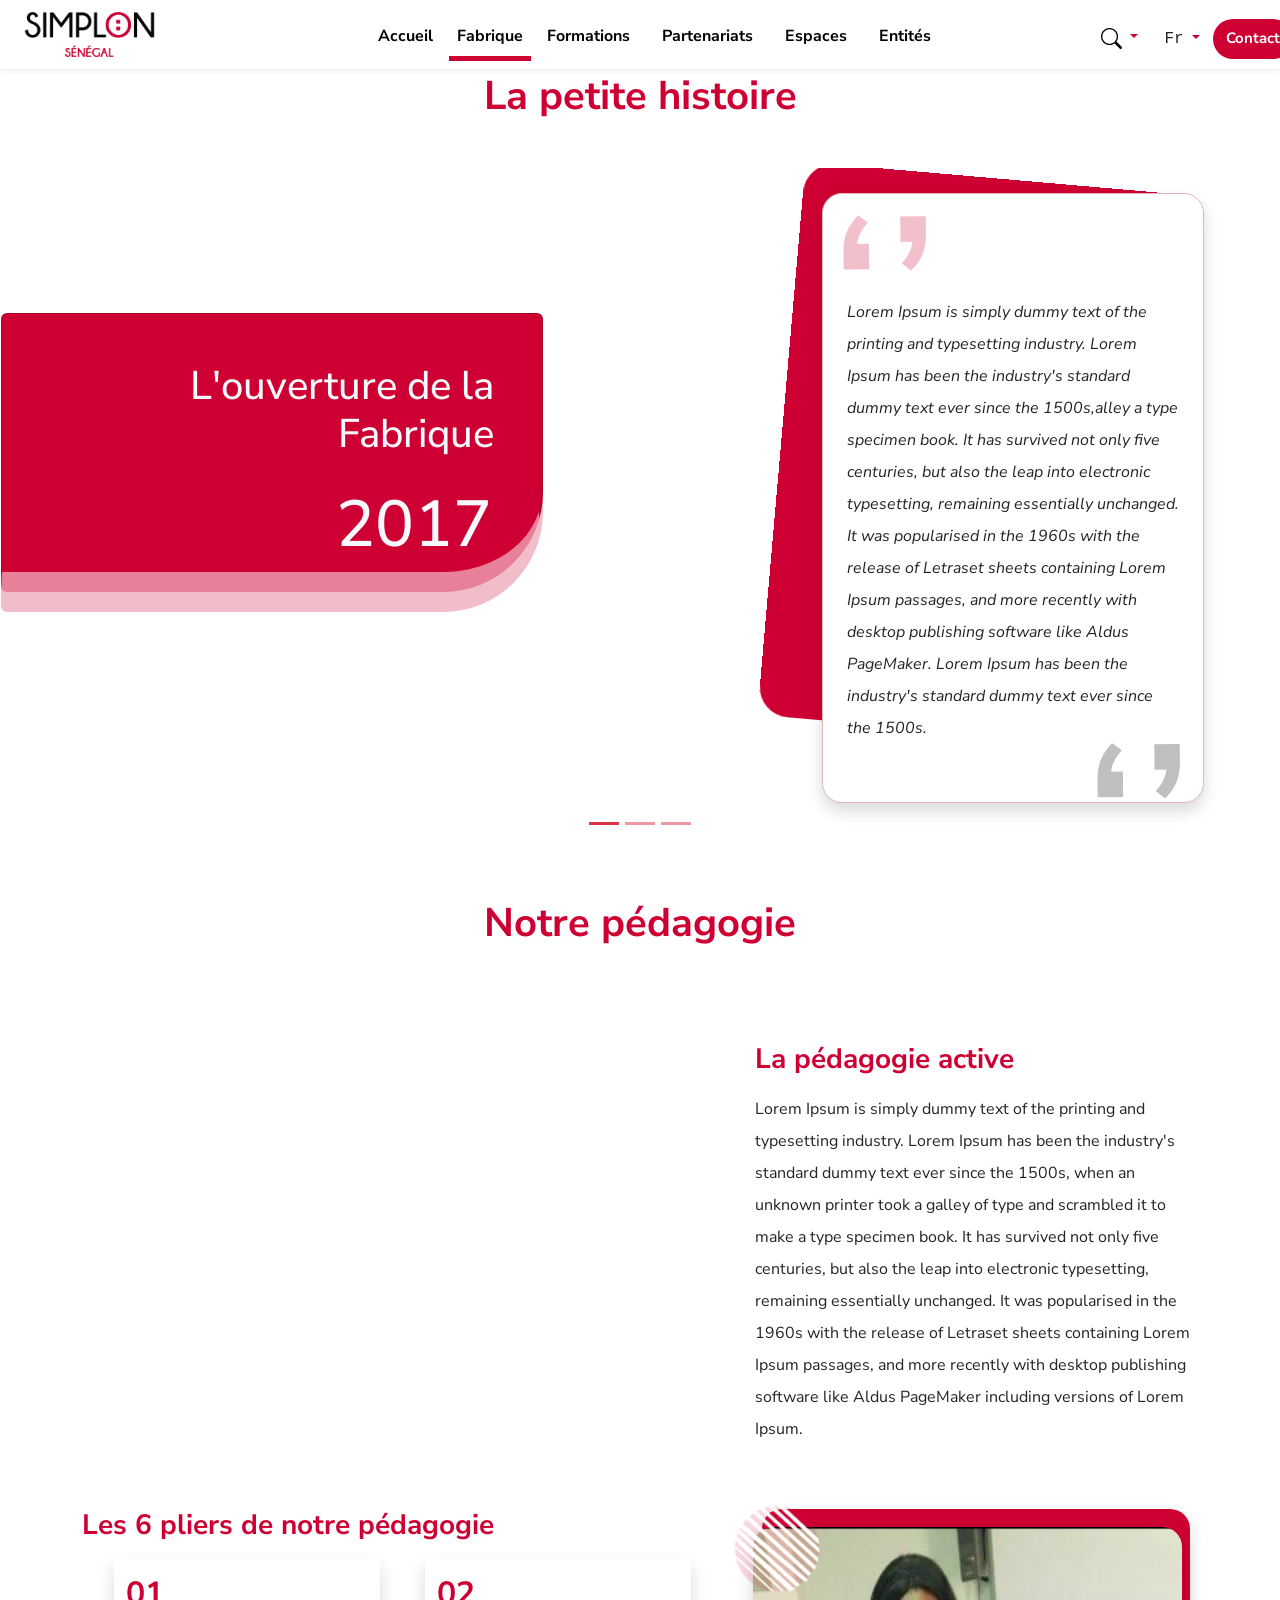
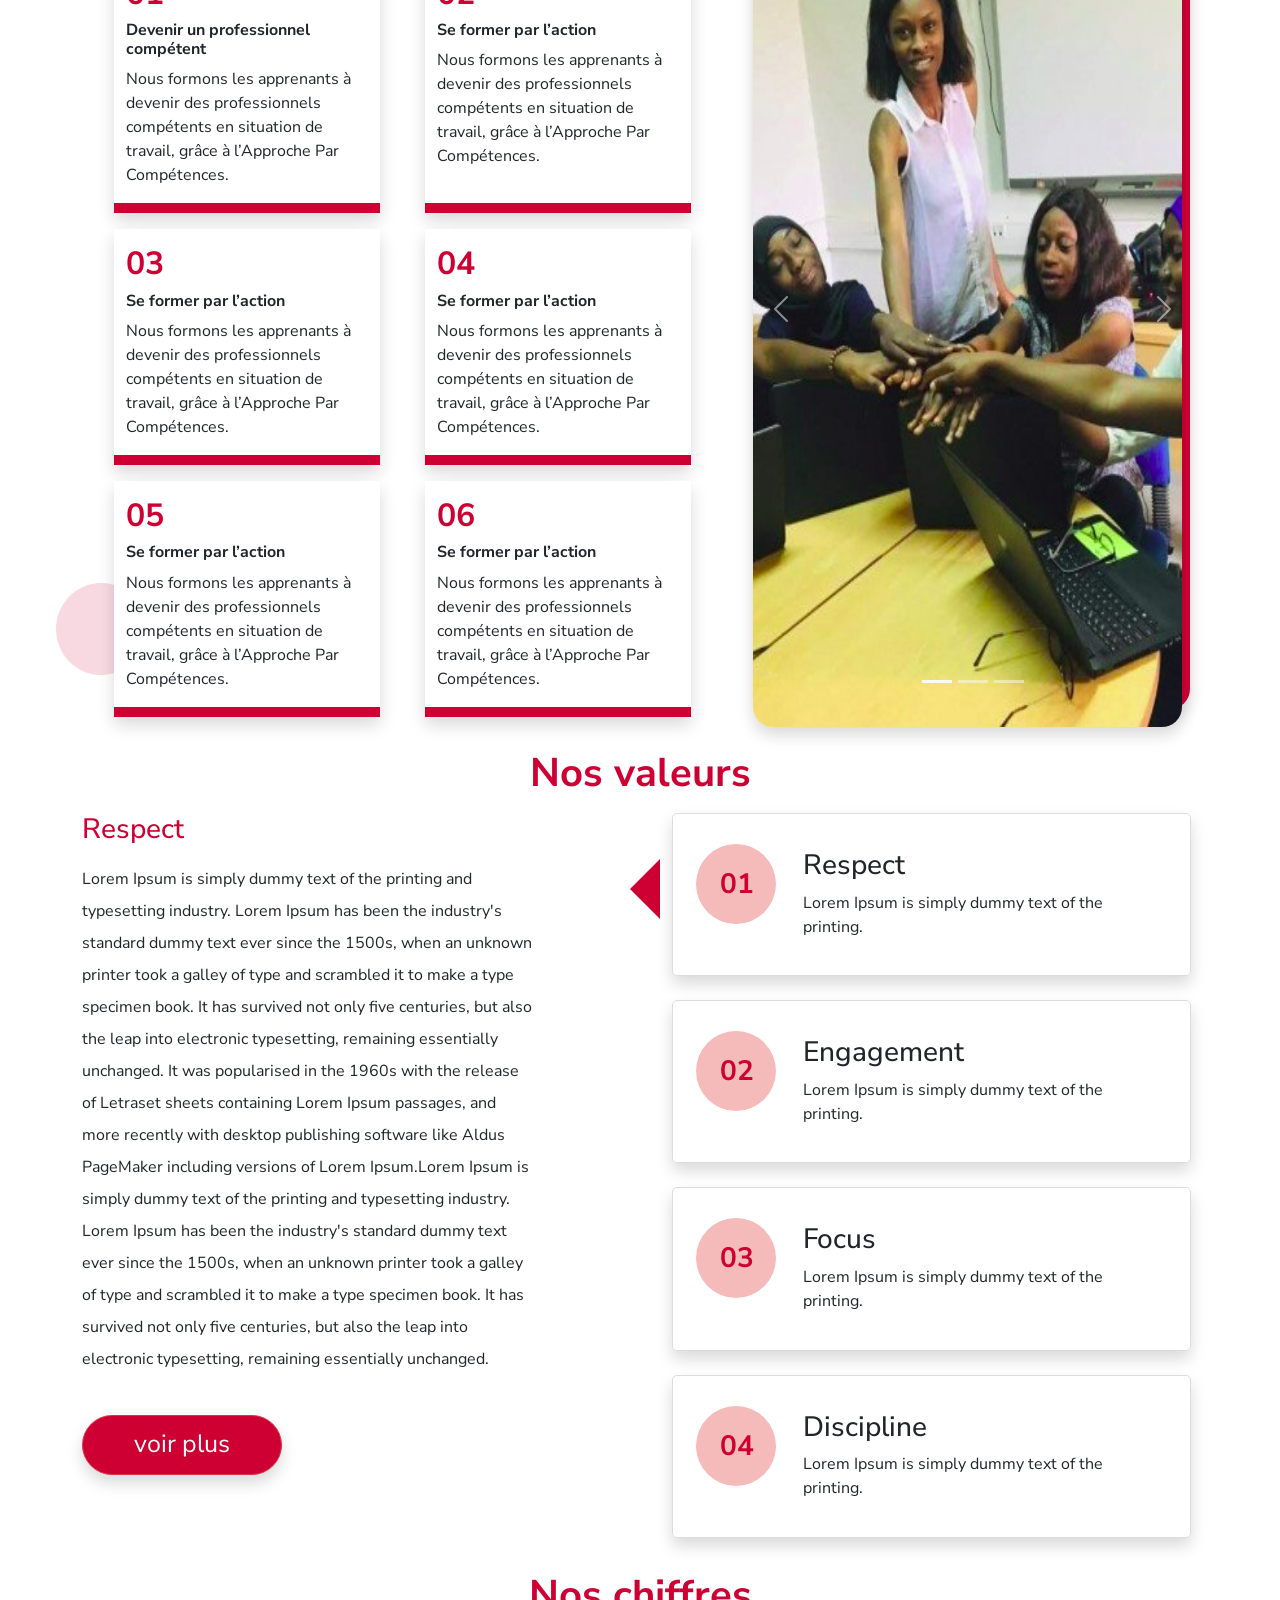
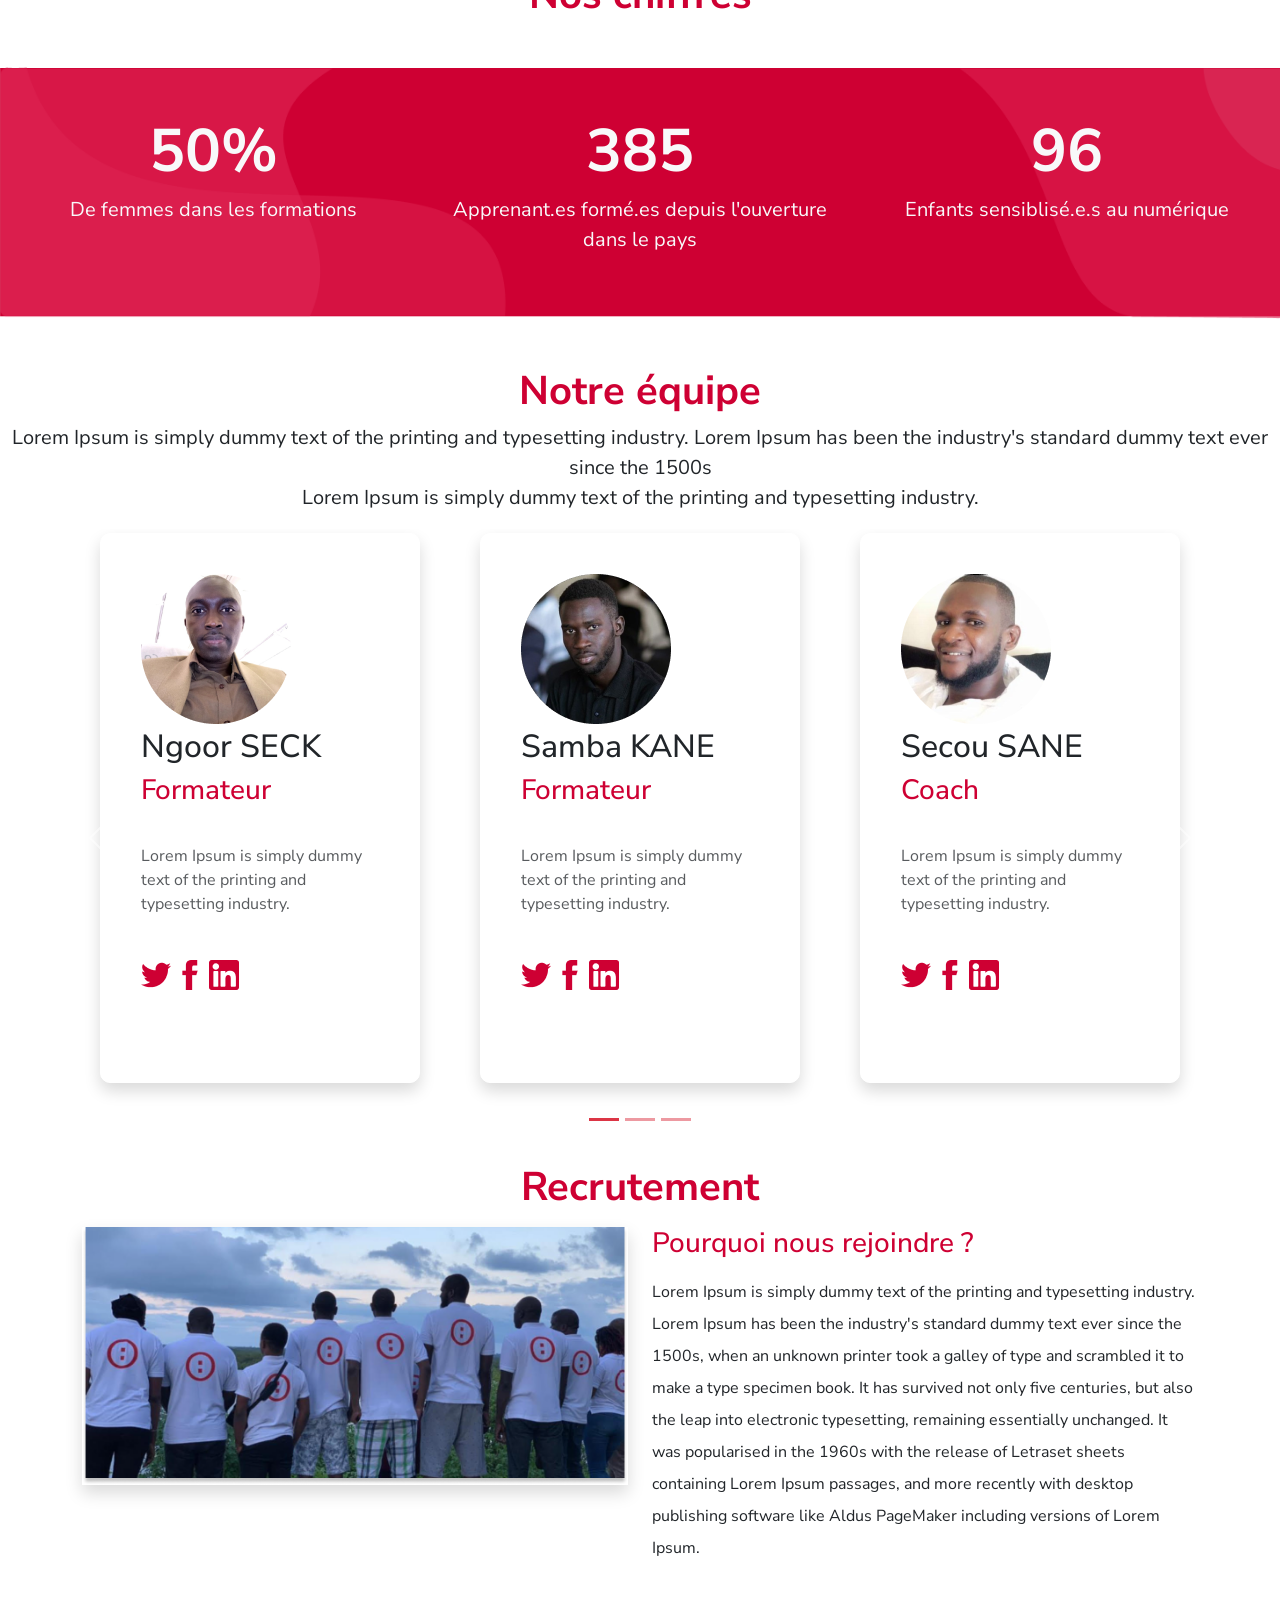
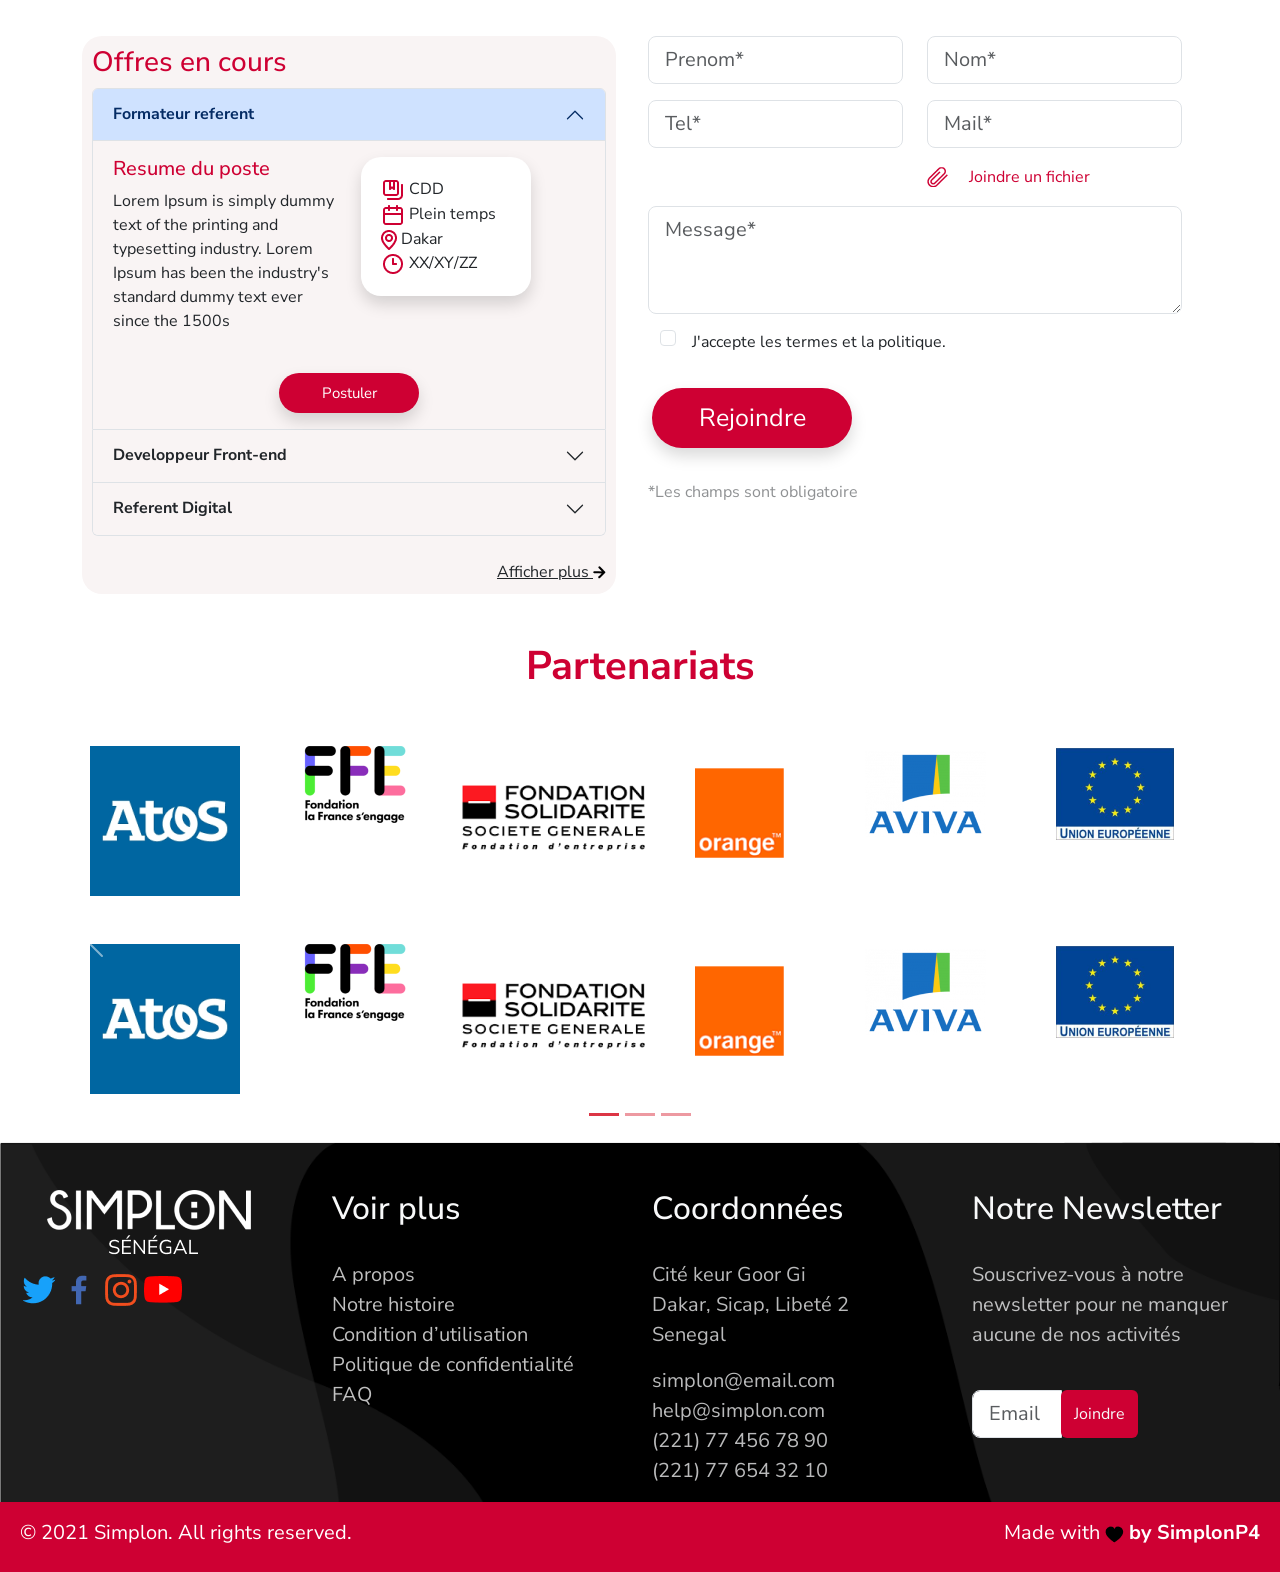
<file: Fabrique/fabrique.html>
<!DOCTYPE html>
<html lang="fr">
<head>
    <meta charset="UTF-8">
    <meta http-equiv="X-UA-Compatible" content="IE=edge">
    <meta name="viewport" content="width=device-width, initial-scale=1.0">
    <link href="https://cdn.jsdelivr.net/npm/bootstrap@5.1.3/dist/css/bootstrap.min.css" rel="stylesheet" integrity="sha384-1BmE4kWBq78iYhFldvKuhfTAU6auU8tT94WrHftjDbrCEXSU1oBoqyl2QvZ6jIW3" crossorigin="anonymous">
    <script src="https://cdn.jsdelivr.net/npm/bootstrap@5.1.3/dist/js/bootstrap.bundle.min.js" integrity="sha384-ka7Sk0Gln4gmtz2MlQnikT1wXgYsOg+OMhuP+IlRH9sENBO0LRn5q+8nbTov4+1p" crossorigin="anonymous"></script>
    <link rel="stylesheet" href="fabrique.css">
    <title>La Fabrique</title>
</head>
<body>

                <!-- Entete -->

<header>
<nav class="navbar navbar-expand-lg navbar-light shadow-sm w-100">
    <div class="container-fluid ">
    <div class="row">
        <a class="" href="#"><img src="img/logoSimplon.png"  class="w-75" alt=""></a>
    </div>
        <button class="navbar-toggler bg-danger" type="button" data-bs-toggle="collapse" data-bs-target="#navBar" aria-controls="navBar" aria-expanded="false" aria-label="Toggle navigation">
        <span class="navbar-toggler-icon"></span>
        </button>
        <div class="collapse navbar-collapse mt-2 row" id="navBar">
            <div class="col-12 col-lg-10">
                <ul class="navbar-nav me-auto my-lg-0 text-center ul-navbar d-flex justify-content-center">
                    <li class="nav-item">
                        <a class="nav-link active mx-2" href="../index.html">Accueil</a>
                    </li>
                    <li class="nav-item">
                        <a class="nav-link  active tec fabrique" aria-current="page"  href="../Fabrique/fabrique.html" >Fabrique</a>
                    </li>
                    <li class="nav-item">
                        <a class="nav-link active mx-2" href="../formation.html" >Formations</a>
                    </li>
                    <li class="nav-item">
                        <a class="nav-link active mx-2" href="../partenariat.html" >Partenariats</a>
                    </li>
                    <li class="nav-item">
                        <a class="nav-link active mx-2" href="../Partie_Espace/index.html" >Espaces</a>
                    </li>
                    <li class="nav-item">
                        <a class="nav-link active mx-2" href="../entité.html" >Entités</a>
                    </li>
                </ul>
            </div>
            <div class="d-flex justify-content-center col-12 col-lg-2">
                <div class="btn-group d-none d-lg-inline-block">
                    <button  class="btn btn dropdown-toggle tec" data-bs-toggle="dropdown" aria-expanded="false" type="button">
                        <img src="img/loup.png" alt="">
                    </button>
                    <ul class="dropdown-menu">
                        <li>
                            <form action="#" class="">
                                <input class="form-control w-100 " type="search" placeholder="Rechercher">
                                <input type="submit" class="btn btn-red w-100" value="Rechercher">
                            </form>
                        </li>
                    </ul>
                </div>
                <form class="d-flex">
                    <div class="btn-group">
                        <button type="button" class="btn btn dropdown-toggle tec" data-bs-toggle="dropdown" aria-expanded="false">
                            <samp class="text-dark">Fr</samp>
                        </button>
                        <ul class="dropdown-menu">
                            <li><a class="dropdown-item" href="#">EN</a></li>
                        </ul>
                    </div>
                </form>
                <button class="btn buton-contact btn-red">Contact</button>
            </div>
        </div>
    </div>
</nav>
<br><br><br>
</header>

                <!-- La petite histoire -->

<h1 class="fw-bold mb-5 titre">La petite histoire</h1>
<section id="carousel-petite-histoire" class="carousel slide" data-bs-ride="carousel">
    <div class="carousel-inner">
        <div class="carousel-item active" data-bs-interval="10000">
            <div class="container-fluid">
                <div class="row mb-5 h-100">
                    <div class="col-xl-7 col-12">
                        <div class="deco-principal card h-auto w-75 w-lg-50 text-light">
                            <h2 class="m-5 title-ps text-end fw-md-bold">L'ouverture de la Fabrique</h2>
                            <h2 class="fw-md-bold annee text-end">2017</h2>
                        </div>
                    </div>
                    <div class="col-xl-5 col-12 mt-xl-auto m-100 mt-5">
                        <div class="petite-histoire mx-auto mx-lg-05 bg-body w-75 w-lg-50 Regular shadow">
                            <div class="guillemets-rouge"> 
                                <img src="img/‘’(1).png " alt="">
                            </div>
                            <div>
                                <p class="m-4 lh-lg fst-italic">Lorem Ipsum is simply dummy text of the printing and typesetting industry. Lorem Ipsum has been the industry's standard dummy text ever since the 1500s,alley a type specimen book. It has survived not only five centuries, but also the leap into electronic typesetting, remaining essentially unchanged. It was popularised in the 1960s with the release of Letraset sheets containing Lorem Ipsum passages, and more recently with desktop publishing software like Aldus PageMaker. Lorem Ipsum has been the industry's standard dummy text ever since the 1500s.</p>
                            </div>
                            <div class="guillemets-noir w-100 card-footer">
                                <img src="img/‘’.png" class="img-guillements-noir" alt="">
                            </div>
                            <br>
                        </div>
                    </div>
                </div>
            </div>
        </div>
        <div class="carousel-item" data-bs-interval="10000">
        <div class="container-fluid">
            <div class="row mt-2 mb-5">
                <div class="col-xl-6 col-12">
                    <div class="deco-principal card h-auto w-75 w-lg-50 text-light">
                        <h2 class="m-5 title-ps text-end fw-md-bold">L'ambiance de la Fabrique</h2>
                        <h2 class="fw-md-bold annee text-end">2019</h2>
                    </div>
                </div>
                <div class="col-xl-6 col-12 mt-xl-auto mt-5">
                    <div class="petite-histoire mx-auto mx-lg-05 bg-body w-75 w-lg-50 Regular shadow">
                        <div class="guillemets-rouge"> 
                            <img src="img/‘’(1).png " alt="">
                        </div>
                        <div>
                            <p class="m-4 lh-lg fst-italic">Lorem Ipsum is simply dummy text of the printing and typesetting industry. Lorem Ipsum has been the industry's standard dummy text ever since the 1500s,alley a type specimen book. It has survived not only five centuries, but also the leap into electronic typesetting, remaining essentially unchanged. It was popularised in the 1960s with the release of Letraset sheets containing Lorem Ipsum passages, and more recently with desktop publishing software like Aldus PageMaker. Lorem Ipsum has been the industry's standard dummy text ever since the 1500s.</p>
                        </div>
                        <div class="guillemets-noir w-100 card-footer">
                            <img src="img/‘’.png" class="img-guillements-noir" alt="">
                        </div>
                    <br>
                    </div>
                </div>
            </div>
        </div>
        </div>
        <div class="carousel-item" data-bs-interval="10000">
        <div class="container-fluid">
            <div class="row mt-2 mb-5">
                <div class="col-xl-6 col-12">
                    <div class="deco-principal card h-auto w-75 w-lg-50 text-light">
                        <h2 class="m-5 title-ps text-end fw-md-bold">Creation d'une 2 fabrique</h2>
                        <h2 class="fw-md-bold annee text-end">2020</h2>
                    </div>
                </div>
                <div class="col-xl-6 col-12 mt-xl-auto mt-5">
                    <div class="petite-histoire mx-auto mx-lg-05 bg-body w-75 w-lg-50 Regular shadow">
                        <div class="guillemets-rouge"> 
                            <img src="img/‘’(1).png " alt="">
                        </div>
                        <div>
                            <p class="m-4 lh-lg fst-italic">Lorem Ipsum is simply dummy text of the printing and typesetting industry. Lorem Ipsum has been the industry's standard dummy text ever since the 1500s,alley a type specimen book. It has survived not only five centuries, but also the leap into electronic typesetting, remaining essentially unchanged. It was popularised in the 1960s with the release of Letraset sheets containing Lorem Ipsum passages, and more recently with desktop publishing software like Aldus PageMaker. Lorem Ipsum has been the industry's standard dummy text ever since the 1500s.</p>
                        </div>
                        <div class="guillemets-noir w-100 card-footer">
                            <img src="img/‘’.png" class="img-guillements-noir" alt="">
                        </div>
                    <br>
                    </div>
                </div>
            </div>
        </div>
        </div>
    </div>
    <button class="carousel-control-prev" type="button" data-bs-target="#carousel-petite-histoire" data-bs-slide="prev">
      <span class="carousel-control-prev-icon" aria-hidden="true"></span>
      <span class="visually-hidden">Previous</span>
    </button>
    <button class="carousel-control-next" type="button" data-bs-target="#carousel-petite-histoire" data-bs-slide="next">
      <span class="carousel-control-next-icon" aria-hidden="true"></span>
      <span class="visually-hidden">Next</span>
    </button>
    <div class="carousel-indicators">
        <button type="button" data-bs-target="#carousel-petite-histoire" data-bs-slide-to="0" class="active bg-danger" aria-current="true" aria-label="Slide 1"></button>
        <button type="button" data-bs-target="#carousel-petite-histoire" class="bg-danger" data-bs-slide-to="1" aria-label="Slide 2"></button>
        <button type="button" data-bs-target="#carousel-petite-histoire" class="bg-danger" data-bs-slide-to="2" aria-label="Slide 3"></button>
    </div> 
</section>
            
                <!-- Notre pédagogie -->

<h1 class="fw-bold  mt-5 mb-5 titre">Notre pédagogie</h1>
<section class="container">
        <div class="row mt-5 ms-2">
            <div class="col-lg-7">
                <iframe src="https://www.youtube.com/embed/0PeqnLq12V8" class="video-pedagogie h-100" title="YouTube video player" allow="accelerometer; autoplay; clipboard-write; encrypted-media; gyroscope; picture-in-picture" allowfullscreen></iframe>
            </div>
            <div class="col-lg-5">
                <h3 class="tec mt-5 fw-bolder">La pédagogie active</h3>
                <p class="mt-3 lh-lg">Lorem Ipsum is simply dummy text of the printing and typesetting industry. Lorem Ipsum has been the industry's standard dummy text ever since the 1500s, when an unknown printer took a galley of type and scrambled it to make a type specimen book. It has survived not only five centuries, but also the leap into electronic typesetting, remaining essentially unchanged. It was popularised in the 1960s with the release of Letraset sheets containing Lorem Ipsum passages, and more recently with desktop publishing software like Aldus PageMaker including versions of Lorem Ipsum.</p>
            </div>
        </div>
        <div class="row mt-5">
            <div class="col-lg-7">
                <h3 class="tec fw-bolder">Les 6 pliers de notre pédagogie</h3>
                <div class="row   d-xl-flex justify-content-evenly mt-3 mb-3">
                    <div class="col-12 col-lg-6 Larger shadow blog blog-notre-pedagogie"><h2 class="tec mt-3 fw-bold">01</h2>
                        <h6><b>Devenir un professionnel compétent</b></h6>
                        <p class="mt-2">Nous formons les apprenants à devenir des professionnels compétents en situation de travail, grâce à l’Approche Par Compétences.</p>
                    </div>
                    <div class="col-12 col-lg-6 Larger shadow blog blog-notre-pedagogie"><h2 class="tec mt-3 fw-bold">02</h2>
                        <h6><b>Se former par l’action</b></h6>
                        <p class="mt-2">Nous formons les apprenants à devenir des professionnels compétents en situation de travail, grâce à l’Approche Par Compétences.</p>
                    </div>
                </div>
                <div class="row d-xl-flex justify-content-evenly mb-3">
                    <div class="col-12 col-lg-6 Larger shadow blog blog-notre-pedagogie"><h2 class="tec mt-3 fw-bold">03</h2>
                        <h6><b>Se former par l’action</b></h6>
                        <p class="mt-2">Nous formons les apprenants à devenir des professionnels compétents en situation de travail, grâce à l’Approche Par Compétences.</p>
                    </div>
                    <div class="col-12 col-lg-6 Larger shadow blog blog-notre-pedagogie"><h2 class="tec mt-3 fw-bold">04</h2>
                        <h6><b>Se former par l’action</b></h6>
                        <p class="mt-2">Nous formons les apprenants à devenir des professionnels compétents en situation de travail, grâce à l’Approche Par Compétences.</p>
                    </div>
                </div>
                <div class="row d-xl-flex justify-content-evenly  mb-3">
                    <div class="col-12 col-lg-6 Larger shadow blog blog-notre-pedagogie"><h2 class="tec mt-3 fw-bold">05</h2>
                        <h6><b>Se former par l’action</b></h6>
                        <p class="mt-2">Nous formons les apprenants à devenir des professionnels compétents en situation de travail, grâce à l’Approche Par Compétences.</p>
                    </div>
                    <div class="col-12 col-lg-6 Larger shadow blog blog-notre-pedagogie"><h2 class="tec mt-3 fw-bold">06</h2>
                        <h6><b>Se former par l’action</b></h6>
                        <p class="mt-2">Nous formons les apprenants à devenir des professionnels compétents en situation de travail, grâce à l’Approche Par Compétences.</p>
                    </div>
                </div>
            </div>
            <div class="col-lg-5 titre">
                <div id="carousel-notre-pedagogie" class="carousel slide" data-bs-ride="carousel" >
                    <div class="carousel- ">
                <div class="tec Larger shadow cadre"></div>
                      <div class="carousel-item active" data-bs-interval="3000">
                            <img src="img/femmeSimplon.png" class="Larger shadow femme_simplon" alt="Img incompatible avec le navigateur">
                      </div>
                      <div class="carousel-item" data-bs-interval="3000">
                            <img src="img/femmeSimplon.png" class="Larger shadow femme_simplon" alt="Img incompatible avec le navigateur">
                      </div>
                      <div class="carousel-item" data-bs-interval="3000">
                           <img src="img/femmeSimplon.png" class="Larger shadow femme_simplon" alt="Img incompatible avec le navigateur"> 
                      </div>
                    </div>
                    <button class="carousel-control-prev" type="button" data-bs-target="#carousel-notre-pedagogie" data-bs-slide="prev">
                      <span class="carousel-control-prev-icon" aria-hidden="true"></span>
                      <span class="visually-hidden">Previous</span>
                    </button>
                    <button class="carousel-control-next" type="button" data-bs-target="#carousel-notre-pedagogie" data-bs-slide="next">
                      <span class="carousel-control-next-icon" aria-hidden="true"></span>
                      <span class="visually-hidden">Next</span>
                    </button>
                    <div class="carousel-indicators">
                        <button type="button" data-bs-target="#carousel-notre-pedagogie" data-bs-slide-to="0" class="active bg-light" aria-current="true" aria-label="Slide 1"></button>
                        <button type="button" data-bs-target="#carousel-notre-pedagogie" class="bg-light" data-bs-slide-to="1" aria-label="Slide 2"></button>
                        <button type="button" data-bs-target="#carousel-notre-pedagogie" class="bg-light" data-bs-slide-to="2" aria-label="Slide 3"></button>
                    </div> 
                  </div>

            </div>
            <img src="img/cercleCouper.png" class="cercle-couper d-none d-xl-inline-block" alt="Img incompatible avec le navigateur">
            <img src="img/cercleDeco.png" class="cercle-deco d-none d-xl-inline-block" alt="Img incompatible avec le navigateur">
        </div>
</section>

                <!-- Nos valeurs -->

<h1 class="fw-bold  mt-3 mb-3 titre">Nos valeurs</h1>
<section class="container">
        <div class="row">
            <div class="col-12 d-lg-none">
                <div class="mb-5 d-flex justify-content-evenly">
                    <div class="w-50">
                        <button class="btn btn-valeur1 text-dark h-100 form-control btn-valeur-btn" type="button" onclick="contenu(0);">Respect</button>
                    </div>
                    <div class=" w-50">
                        <button class="btn btn-valeur text-dark h-100 form-control btn-valeur-btn" type="button" onclick="contenu(1);">Engagement</button>
                    </div>
                    <div class=" w-50">
                        <button class="btn btn-valeur text-dark h-100 form-control btn-valeur-btn" type="button" onclick="contenu(2);">Focus</button>
                    </div>
                    <div class=" w-50">
                        <button class="btn btn-valeur2 text-dark h-100 form-control btn-valeur-btn" type="button" onclick="contenu(3);">Discipline</button>
                    </div>
                </div>
            </div>
            <div class="col-lg-5 col-12">
                <h3 class="tec titre-valeur" id="titreValeur">content</h3>
                <p class="mt-3 lh-lg text-valeur" id="text-valeur">content</p><br>
                <div class="voir-plus mb-5" id="voir-plus"> 
                    content
                </div>
            </div>
            <div class="col-lg-1 d-none d-lg-inline-block">
                <div id="triangle">

                 </div>
            </div>
            <div class="col-lg-6 col-12">
                    <div class="row regular shadow rectangle buton-valeur d-lg-flex d-none justify-content-lg-around justify-content-center" onclick="contenu(0);">
                        <div class="col-2"><div class="numero"><h3 class="p-4 tec fw-bold mx-auto ">01</h3></div></div>
                        <div class="col-9">
                            <div class="donnee mx-5 mx-md-0">
                                <h3>Respect</h3>
                                <p class="d-none d-md-inline-block">Lorem Ipsum is simply dummy text of the printing.</p>
                            </div>
                        </div>
                    </div>
                <br>
                    <div class="row regular shadow rectangle buton-valeur d-lg-flex d-none justify-content-lg-around justify-content-center" onclick="contenu(1);">
                        <div class="col-2"><div class="numero"><h3 class="p-4 tec fw-bold mx-auto ">02</h3></div></div>
                        <div class="col-9">
                            <div class="donnee mx-5 mx-md-0">
                                <h3>Engagement</h3>
                                <p class="d-none d-md-inline-block">Lorem Ipsum is simply dummy text of the printing.</p>
                            </div>
                        </div>
                    </div>
                <br>
                    <div class="row regular shadow rectangle buton-valeur d-lg-flex d-none justify-content-lg-around justify-content-center" onclick="contenu(2);">
                        <div class="col-2"><div class="numero"><h3 class="p-4 tec fw-bold mx-auto ">03</h3></div></div>
                        <div class="col-9">
                            <div class="donnee mx-5 mx-md-0">
                                <h3>Focus</h3>
                                <p class="d-none d-md-inline-block">Lorem Ipsum is simply dummy text of the printing.</p>
                            </div>
                        </div>
                    </div>
                <br>
                    <div class="row regular shadow rectangle buton-valeur d-lg-flex d-none justify-content-lg-around justify-content-center" onclick="contenu(3);">
                        <div class="col-2"><div class="numero"><h3 class="p-4 tec fw-bold mx-auto ">04</h3></div></div>
                        <div class="col-9">
                            <div class="donnee mx-5 mx-md-0">
                                <h3>Discipline</h3>
                                <p class="d-none d-md-inline-block">Lorem Ipsum is simply dummy text of the printing.</p>
                            </div>
                        </div>
                    </div>
            </div>
        </div>
</section> 

                <!-- Nos chiffres -->

 <h1 class="fw-bold  mt-5 mb-5 titre">Nos chiffres</h1>
<section class="container-fluid chiffre">
        <div class="row">
            <div class="col-sm-4 mt-5 mb-5">
                <h2 class="text-light nombre titre">50%</h2>
                <p class="text-light text-nombre titre">De femmes dans les formations</p>
            </div>

            <div class="col-sm-4 mt-5 mb-5">
                <h2 class="text-light nombre titre">385</h2>
                <p class="text-light text-nombre titre">Apprenant.es formé.es depuis l'ouverture dans le pays</p>
            </div>

            <div class="col-sm-4 mt-5 mb-5">
                <h2 class="text-light nombre titre">96</h2>
                <p class="text-light text-nombre titre">Enfants sensiblisé.e.s au numérique</p>
            </div>
        </div>
</section>

                <!-- Notre Equipe -->

<h1 class="fw-bold  mt-5 titre">Notre équipe</h1>
<p class="text-equipe text-center text-dark">Lorem Ipsum is simply dummy text of the printing and typesetting industry. Lorem Ipsum has
been the industry's standard dummy text ever since the 1500s<br>   Lorem Ipsum is simply dummy text of the printing and typesetting industry.</p>
<section id="carousel-nos-partenaires" class="carousel slide" data-bs-ride="carousel">
        <div class="carousel-inner ">
          <div class="carousel-item mb-5 active" data-bs-interval="7000">
              <div class="container mt-1 mb-3">
                    <div class="row">
                        <div class="col-12 col-md-6 col-lg-4 d-none d-md-inline-block">
                            <div class="cart-equipe Regular mx-auto shadow">
                                <img src="img/profil.png" class="imgEquipe" alt="Image Non pris en cherge par le navigateur">
                                <h2 class="mt-1">Ngoor SECK</h2>
                                <h3 class="tec mt-1">Formateur</h3><br>
                                <p class="textMembreEquipe opacity-75 mt-1"> Lorem Ipsum is simply dummy text of the printing and typesetting industry.</p><br>
                                <img src="img/twitter.png" alt="icone non pris en cherge par le navigateur" class="mt-1">
                                <img src="img/facebook-logo.png" alt="icone non pris en cherge par le navigateur" class="mt-1">
                                <img src="img/linkedin.png" alt="icone non pris en cherge par le navigateur" class="mt-1">
                            </div>
                        </div>
                        <div class="col-12 col-md-6 col-lg-4 d-lg-inline-block d-none">
                            <div class="cart-equipe Regular mx-auto shadow">
                                <img src="img/profil(1).png" class="imgEquipe" alt="Image Non pris en cherge par le navigateur">
                                <h2 class="mt-1">Samba KANE</h2>
                                <h3 class="tec mt-1">Formateur</h3><br>
                                <p class="textMembreEquipe opacity-75 mt-1"> Lorem Ipsum is simply dummy text of the printing and typesetting industry.</p><br>
                                <img src="img/twitter.png" alt="icone non pris en cherge par le navigateur" class="mt-1">
                                <img src="img/facebook-logo.png" alt="icone non pris en cherge par le navigateur" class="mt-1">
                                <img src="img/linkedin.png" alt="icone non pris en cherge par le navigateur" class="mt-1">
                            </div>
                        </div>
                        <div class="col-12 col-md-6 col-lg-4">
                            <div class="cart-equipe Regular mx-auto shadow">
                                <img src="img/profil(2).png" class="imgEquipe" alt="Image Non pris en cherge par le navigateur">
                                <h2 class="mt-1">Secou SANE</h2>
                                <h3 class="tec mt-1">Coach</h3><br>
                                <p class="textMembreEquipe opacity-75 mt-1"> Lorem Ipsum is simply dummy text of the printing and typesetting industry.</p><br>
                                <img src="img/twitter.png" alt="icone non pris en cherge par le navigateur" class="mt-1">
                                <img src="img/facebook-logo.png" alt="icone non pris en cherge par le navigateur" class="mt-1">
                                <img src="img/linkedin.png" alt="icone non pris en cherge par le navigateur" class="mt-1">
                            </div>
                        </div>
                    </div>
                </div>  
          </div>
          <div class="carousel-item mb-5" data-bs-interval="7000">
              <div class="container mt-1 mb-3">
                    <div class="row">
                        <div class="col-12 col-md-6 col-lg-4 d-lg-inline-block d-none">
                            <div class="cart-equipe Regular mx-auto shadow">
                                <img src="img/profil.png" class="imgEquipe" alt="Image Non pris en cherge par le navigateur">
                                <h2 class="mt-1">Ngoor SECK</h2>
                                <h3 class="tec mt-1">Formateur</h3><br>
                                <p class="textMembreEquipe opacity-75 mt-1"> Lorem Ipsum is simply dummy text of the printing and typesetting industry.</p><br>
                                <img src="img/twitter.png" alt="icone non pris en cherge par le navigateur" class="mt-1">
                                <img src="img/facebook-logo.png" alt="icone non pris en cherge par le navigateur" class="mt-1">
                                <img src="img/linkedin.png" alt="icone non pris en cherge par le navigateur" class="mt-1">
                            </div>
                        </div>
                        <div class="col-12 col-md-6 col-lg-4">
                            <div class="cart-equipe Regular mx-auto shadow">
                                <img src="img/profil(1).png" class="imgEquipe" alt="Image Non pris en cherge par le navigateur">
                                <h2 class="mt-1">Samba KANE</h2>
                                <h3 class="tec mt-1">Formateur</h3><br>
                                <p class="textMembreEquipe opacity-75 mt-1"> Lorem Ipsum is simply dummy text of the printing and typesetting industry.</p><br>
                                <img src="img/twitter.png" alt="icone non pris en cherge par le navigateur" class="mt-1">
                                <img src="img/facebook-logo.png" alt="icone non pris en cherge par le navigateur" class="mt-1">
                                <img src="img/linkedin.png" alt="icone non pris en cherge par le navigateur" class="mt-1">
                            </div>
                        </div>
                        <div class="col-12 col-md-6 col-lg-4 d-none d-md-inline-block">
                            <div class="cart-equipe Regular mx-auto shadow">
                                <img src="img/profil(2).png" class="imgEquipe" alt="Image Non pris en cherge par le navigateur">
                                <h2 class="mt-1">Secou SANE</h2>
                                <h3 class="tec mt-1">Coach</h3><br>
                                <p class="textMembreEquipe opacity-75 mt-1"> Lorem Ipsum is simply dummy text of the printing and typesetting industry.</p><br>
                                <img src="img/twitter.png" alt="icone non pris en cherge par le navigateur" class="mt-1">
                                <img src="img/facebook-logo.png" alt="icone non pris en cherge par le navigateur" class="mt-1">
                                <img src="img/linkedin.png" alt="icone non pris en cherge par le navigateur" class="mt-1">
                            </div>
                        </div>
                    </div>
                </div>  
          </div>
          <div class="carousel-item mb-5" data-bs-interval="7000">
              <div class="container mt-1 mb-3">
                    <div class="row">
                        <div class="col-12 col-md-6 col-lg-4">
                            <div class="cart-equipe Regular mx-auto shadow">
                                <img src="img/profil.png" class="imgEquipe" alt="Image Non pris en cherge par le navigateur">
                                <h2 class="mt-1">Ngoor SECK</h2>
                                <h3 class="tec mt-1">Formateur</h3><br>
                                <p class="textMembreEquipe opacity-75 mt-1"> Lorem Ipsum is simply dummy text of the printing and typesetting industry.</p><br>
                                <img src="img/twitter.png" alt="icone non pris en cherge par le navigateur" class="mt-1">
                                <img src="img/facebook-logo.png" alt="icone non pris en cherge par le navigateur" class="mt-1">
                                <img src="img/linkedin.png" alt="icone non pris en cherge par le navigateur" class="mt-1">
                            </div>
                        </div>
                        <div class="col-12 col-md-6 col-lg-4 d-none d-md-inline-block">
                            <div class="cart-equipe Regular mx-auto shadow">
                                <img src="img/profil(1).png" class="imgEquipe" alt="Image Non pris en cherge par le navigateur">
                                <h2 class="mt-1">Samba KANE</h2>
                                <h3 class="tec mt-1">Formateur</h3><br>
                                <p class="textMembreEquipe opacity-75 mt-1"> Lorem Ipsum is simply dummy text of the printing and typesetting industry.</p><br>
                                <img src="img/twitter.png" alt="icone non pris en cherge par le navigateur" class="mt-1">
                                <img src="img/facebook-logo.png" alt="icone non pris en cherge par le navigateur" class="mt-1">
                                <img src="img/linkedin.png" alt="icone non pris en cherge par le navigateur" class="mt-1">
                            </div>
                        </div>
                        <div class="col-12 col-md-6 col-lg-4 d-lg-inline-block d-none">
                            <div class="cart-equipe Regular mx-auto shadow">
                                <img src="img/profil(2).png" class="imgEquipe" alt="Image Non pris en cherge par le navigateur">
                                <h2 class="mt-1">Secou SANE</h2>
                                <h3 class="tec mt-1">Coach</h3><br>
                                <p class="textMembreEquipe opacity-75 mt-1"> Lorem Ipsum is simply dummy text of the printing and typesetting industry.</p><br>
                                <img src="img/twitter.png" alt="icone non pris en cherge par le navigateur" class="mt-1">
                                <img src="img/facebook-logo.png" alt="icone non pris en cherge par le navigateur" class="mt-1">
                                <img src="img/linkedin.png" alt="icone non pris en cherge par le navigateur" class="mt-1">
                            </div>
                        </div>
                    </div>
                </div>  
          </div>
        </div>
        <button class="carousel-control-prev" type="button" data-bs-target="#carousel-nos-partenaires" data-bs-slide="prev">
          <span class="carousel-control-prev-icon" aria-hidden="true"></span>
          <span class="visually-hidden">Previous</span>
        </button>
        <button class="carousel-control-next" type="button" data-bs-target="#carousel-nos-partenaires" data-bs-slide="next">
          <span class="carousel-control-next-icon" aria-hidden="true"></span>
          <span class="visually-hidden">Next</span>
        </button>
        <div class="carousel-indicators">
            <button type="button" data-bs-target="#carousel-nos-partenaire" data-bs-slide-to="0" class="active bg-danger" aria-current="true" aria-label="Slide 1"></button>
            <button type="button" data-bs-target="#carousel-nos-partenaire" class="bg-danger"  data-bs-slide-to="1" aria-label="Slide 2"></button>
            <button type="button" data-bs-target="#carousel-nos-partenaire" class="bg-danger"  data-bs-slide-to="2" aria-label="Slide 3"></button>
        </div> 
</section> 
    
                <!-- Recrutement -->

<h1 class="fw-bold mt-3 mb-3 titre">Recrutement</h1>
<section class="container">
        <div class="row">
            <div class="col-lg-6 col-12">
                <img src="img/image1.png" class="shadow img-fluid" alt="icone non pris en cherge par le navigateur">
            </div>
            <div class="col-lg-6 col-12">
                <h3 class="tec">Pourquoi nous rejoindre ?</h3>
                <p class="mt-3 lh-lg">Lorem Ipsum is simply dummy text of the printing and typesetting industry. Lorem Ipsum has been the industry's standard dummy text ever since the 1500s, when an unknown printer took a galley of type and scrambled it to make a type specimen book. It has survived not only five centuries, but also the leap into electronic typesetting, remaining essentially unchanged. It was popularised in the 1960s with the release of Letraset sheets containing Lorem Ipsum passages, and more recently with desktop publishing software like Aldus PageMaker including versions of Lorem Ipsum.</p>
            </div><br><br>
            <div class="row">
                <div class="col-lg-6 col-12"><br><br>
                    <div class="offre-en-cours mt-2">
                        <h3 class="titreOffre tec">Offres en cours</h3>
                            <div class="accordion" id="accordionOffre-en-cours">
                                <div class="accordion-item">
                                <h2 class="accordion-header" id="premierEntete">
                                    <button class="accordion-button" type="button" data-bs-toggle="collapse" data-bs-target="#collapseOne" aria-expanded="true" aria-controls="collapseOne">
                                    Formateur referent
                                    </button>
                                </h2>
                                <div id="collapseOne" class="accordion-collapse collapse show" aria-labelledby="premierEntete" data-bs-parent="#accordionOffre-en-cours">
                                    <div class="accordion-body row">
                                        <div class="col-lg-6 col-12">
                                            <h5 class="tec">Resume du poste</h5>
                                                <p>Lorem Ipsum is simply dummy text of the printing and typesetting industry. Lorem Ipsum has been the industry's standard dummy text ever since the 1500s</p>
                                        </div>
                                        <div class="col-lg-6 col-12 d-flex justify-content-center justify-content-lg-start h-75">
                                            <div class="index-offre shadow">
                                                <img src="img/bookmarkinbook.png" alt="icone non pris en cherge par le navigateur">  CDD<br>
                                                <img src="img/Date.png" alt="icone non pris en cherge par le navigateur">  Plein temps<br>
                                                <img src="img/Vector.png" alt="icone non pris en cherge par le navigateur">  Dakar<br>
                                                <img src="img/clock.png" alt="icone non pris en cherge par le navigateur">  XX/XY/ZZ<br>
                                            </div>
                                        </div>
                                        <div  class="titre"><br>
                                            <button type="button" class="btn btn-red buton-postuler shadow">Postuler</button>
                                        </div>
                                    </div>
                                </div>
                                </div>
                                <div class="accordion-item">
                                <h2 class="accordion-header" id="secondEntete">
                                    <button class="accordion-button collapsed" type="button" data-bs-toggle="collapse" data-bs-target="#collapseTwo" aria-expanded="false" aria-controls="collapseTwo">
                                    Developpeur Front-end
                                    </button>
                                </h2>
                                <div id="collapseTwo" class="accordion-collapse collapse" aria-labelledby="secondEntete" data-bs-parent="#accordionOffre-en-cours">
                                    <div class="accordion-body row">
                                        <div class="col-lg-6 col-12">
                                            <h5 class="tec">Resume du poste</h5>
                                                <p>Lorem Ipsum is simply dummy text of the printing and typesetting industry. Lorem Ipsum has been the industry's standard dummy text ever since the 1500s</p>
                                        </div>
                                        <div class="col-lg-6 col-12 d-flex justify-content-center justify-content-lg-start h-75">
                                            <div class="index-offre shadow">
                                                <img src="img/bookmarkinbook.png" alt="icone non pris en cherge par le navigateur">  CDD<br>
                                                <img src="img/Date.png" alt="icone non pris en cherge par le navigateur">  Plein temps<br>
                                                <img src="img/Vector.png" alt="icone non pris en cherge par le navigateur">  Dakar<br>
                                                <img src="img/clock.png" alt="icone non pris en cherge par le navigateur">  XX/XY/ZZ<br>
                                            </div>
                                        </div>
                                        <div  class="titre"><br>
                                            <button type="button" class="btn btn-red buton-postuler shadow">Postuler</button>
                                        </div>
                                    </div>
                                </div>
                                </div>
                                <div class="accordion-item">
                                <h2 class="accordion-header" id="troisiemEntete">
                                    <button class="accordion-button collapsed" type="button" data-bs-toggle="collapse" data-bs-target="#collapseThree" aria-expanded="false" aria-controls="collapseThree">
                                    Referent Digital
                                    </button>
                                </h2>
                                <div id="collapseThree" class="accordion-collapse collapse" aria-labelledby="troisiemEntete" data-bs-parent="#accordionOffre-en-cours">
                                    <div class="accordion-body row">
                                        <div class="col-lg-6 col-12">
                                            <h5 class="tec">Resume du poste</h5>
                                                <p>Lorem Ipsum is simply dummy text of the printing and typesetting industry. Lorem Ipsum has been the industry's standard dummy text ever since the 1500s</p>
                                        </div>
                                        <div class="col-lg-6 col-12 d-flex justify-content-center justify-content-lg-start h-75">
                                            <div class="index-offre shadow">
                                                <img src="img/bookmarkinbook.png" alt="icone non pris en cherge par le navigateur">  CDD<br>
                                                <img src="img/Date.png" alt="icone non pris en cherge par le navigateur">  Plein temps<br>
                                                <img src="img/Vector.png" alt="icone non pris en cherge par le navigateur">  Dakar<br>
                                                <img src="img/clock.png" alt="icone non pris en cherge par le navigateur">  XX/XY/ZZ<br>
                                            </div>
                                        </div>
                                        <div  class="titre"><br>
                                            <button type="button" class="btn btn-red buton-postuler shadow">Postuler</button>
                                        </div>
                                    </div>
                                </div>
                                </div>
                            </div><br>
                            <div class="href-afficer-plus"><a href="#" class="text-dark">Afficher plus <img src="img/fleche.png" alt="icone non pris en cherge par le navigateur"> </a></div>
                    </div>
                </div>
                <div class="col-lg-6 col-12"><br><br>
                    <form action="#" class="row">
                        <div class="col-6">
                            <input type="text" class="form-control m-2 form-control-lg" placeholder="Prenom*">
                        </div>
                        <div class="col-6">
                            <input type="text" class="form-control m-2 form-control-lg" placeholder="Nom*">
                        </div>
                        <div class="col-6">
                            <input type="text" class="form-control m-2 form-control-lg" placeholder="Tel*">
                        </div>
                        <div class="col-6">
                            <input type="text" class="form-control m-2 form-control-lg" placeholder="Mail*">
                        </div>
                        <div class="col-6">
                        </div>
                        <div class="col-6">
                            <label for="joindre-fichier" class="m-2"><img src="img/joindre-le-symbole-du-trombone1.png" alt=""></label><input type="submit" value="Joindre un fichier" id="joindre-fichier" class="btn btn-link tec form-control-lg joindre-fichier">
                        </div>
                        <div class="col-12">
                            <textarea class="form-control m-2 form-control-lg" rows="3" placeholder="Message*"></textarea>
                        </div>
                        <div class="form-check">
                            <input type="checkbox" class="form-check-input m-2" id="exampleCheck1">
                            <label class="form-check-label m-2" for="exampleCheck1">J'accepte les termes et la politique.</label>
                        </div>
                        <button type="button" class="btn btn-red buton shadow m-4">Rejoindre</button>
                        <p class="m-2 opacity-50">*Les champs sont obligatoire</p>

                    </form>
                </div>
            </div>
        </div>
</section>

                <!-- Partenariats    -->

<h1 class="fw-bold  mt-5 titre mt-5">Partenariats</h1><br><br>
<section id="carousel-nos-partenaire" class="carousel slide" data-bs-ride="carousel">
        <div class="carousel-inner">
          <div class="carousel-item active mb-5" data-bs-interval="7000">
                <div class="container">
                    <div class="row">
                        <div class="col-lg-2 col-sm-6 col-6 text-center"><img src="img/atos.png" alt="icone non pris en cherge par le navigateur"></div>
                        <div class="col-lg-2 col-sm-6 col-6 text-center"><img src="img/Rectangle2.png" alt="icone non pris en cherge par le navigateur"></div>
                        <div class="col-lg-2 col-sm-6 col-6 text-center"><img src="img/Rectangle3.png" alt="icone non pris en cherge par le navigateur"></div>
                        <div class="col-lg-2 col-sm-6 col-6 text-center"><img src="img/Rectangle4.png" alt="icone non pris en cherge par le navigateur"></div>
                        <div class="col-lg-2 col-sm-6 col-6 text-center"><img src="img/Rectangle5.png" alt="icone non pris en cherge par le navigateur"></div>
                        <div class="col-lg-2 col-sm-6 col-6 text-center"><img src="img/Rectangle6.png" alt="icone non pris en cherge par le navigateur"></div>
                    </div>
                    <div class="row mt-5">
                        <div class="col-lg-2 col-sm-6 col-6 text-center"><img src="img/atos.png" alt="icone non pris en cherge par le navigateur"></div>
                        <div class="col-lg-2 col-sm-6 col-6 text-center"><img src="img/Rectangle2.png" alt="icone non pris en cherge par le navigateur"></div>
                        <div class="col-lg-2 col-sm-6 col-6 text-center"><img src="img/Rectangle3.png" alt="icone non pris en cherge par le navigateur"></div>
                        <div class="col-lg-2 col-sm-6 col-6 text-center"><img src="img/Rectangle4.png" alt="icone non pris en cherge par le navigateur"></div>
                        <div class="col-lg-2 col-sm-6 col-6 text-center"><img src="img/Rectangle5.png" alt="icone non pris en cherge par le navigateur"></div>
                        <div class="col-lg-2 col-sm-6 col-6 text-center"><img src="img/Rectangle6.png" alt="icone non pris en cherge par le navigateur"></div>
                    </div>
                </div>
          </div>
          <div class="carousel-item mb-5" data-bs-interval="7000">
                <div class="container">
                    <div class="row">
                        <div class="col-lg-2 col-sm-6 col-6 text-center"><img src="img/atos.png" alt="icone non pris en cherge par le navigateur"></div>
                        <div class="col-lg-2 col-sm-6 col-6 text-center"><img src="img/Rectangle2.png" alt="icone non pris en cherge par le navigateur"></div>
                        <div class="col-lg-2 col-sm-6 col-6 text-center"><img src="img/Rectangle3.png" alt="icone non pris en cherge par le navigateur"></div>
                        <div class="col-lg-2 col-sm-6 col-6 text-center"><img src="img/Rectangle4.png" alt="icone non pris en cherge par le navigateur"></div>
                        <div class="col-lg-2 col-sm-6 col-6 text-center"><img src="img/Rectangle5.png" alt="icone non pris en cherge par le navigateur"></div>
                        <div class="col-lg-2 col-sm-6 col-6 text-center"><img src="img/Rectangle6.png" alt="icone non pris en cherge par le navigateur"></div>
                    </div>
                    <div class="row mt-5">
                        <div class="col-lg-2 col-sm-6 col-6 text-center"><img src="img/atos.png" alt="icone non pris en cherge par le navigateur"></div>
                        <div class="col-lg-2 col-sm-6 col-6 text-center"><img src="img/Rectangle2.png" alt="icone non pris en cherge par le navigateur"></div>
                        <div class="col-lg-2 col-sm-6 col-6 text-center"><img src="img/Rectangle3.png" alt="icone non pris en cherge par le navigateur"></div>
                        <div class="col-lg-2 col-sm-6 col-6 text-center"><img src="img/Rectangle4.png" alt="icone non pris en cherge par le navigateur"></div>
                        <div class="col-lg-2 col-sm-6 col-6 text-center"><img src="img/Rectangle5.png" alt="icone non pris en cherge par le navigateur"></div>
                        <div class="col-lg-2 col-sm-6 col-6 text-center"><img src="img/Rectangle6.png" alt="icone non pris en cherge par le navigateur"></div>
                    </div>
                </div>
          </div>
          <div class="carousel-item mb-5" data-bs-interval="7000">
                <div class="container">
                    <div class="row">
                        <div class="col-lg-2 col-sm-6 col-6 text-center"><img src="img/atos.png" alt="icone non pris en cherge par le navigateur"></div>
                        <div class="col-lg-2 col-sm-6 col-6 text-center"><img src="img/Rectangle2.png" alt="icone non pris en cherge par le navigateur"></div>
                        <div class="col-lg-2 col-sm-6 col-6 text-center"><img src="img/Rectangle3.png" alt="icone non pris en cherge par le navigateur"></div>
                        <div class="col-lg-2 col-sm-6 col-6 text-center"><img src="img/Rectangle4.png" alt="icone non pris en cherge par le navigateur"></div>
                        <div class="col-lg-2 col-sm-6 col-6 text-center"><img src="img/Rectangle5.png" alt="icone non pris en cherge par le navigateur"></div>
                        <div class="col-lg-2 col-sm-6 col-6 text-center"><img src="img/Rectangle6.png" alt="icone non pris en cherge par le navigateur"></div>
                    </div>
                    <div class="row mt-5">
                        <div class="col-lg-2 col-sm-6 col-6 text-center"><img src="img/atos.png" alt="icone non pris en cherge par le navigateur"></div>
                        <div class="col-lg-2 col-sm-6 col-6 text-center"><img src="img/Rectangle2.png" alt="icone non pris en cherge par le navigateur"></div>
                        <div class="col-lg-2 col-sm-6 col-6 text-center"><img src="img/Rectangle3.png" alt="icone non pris en cherge par le navigateur"></div>
                        <div class="col-lg-2 col-sm-6 col-6 text-center"><img src="img/Rectangle4.png" alt="icone non pris en cherge par le navigateur"></div>
                        <div class="col-lg-2 col-sm-6 col-6 text-center"><img src="img/Rectangle5.png" alt="icone non pris en cherge par le navigateur"></div>
                        <div class="col-lg-2 col-sm-6 col-6 text-center"><img src="img/Rectangle6.png" alt="icone non pris en cherge par le navigateur"></div>
                    </div>
                </div>
          </div>
        </div>
        <button class="carousel-control-prev" type="button" data-bs-target="#carousel-nos-partenaire" data-bs-slide="prev">
          <span class="carousel-control-prev-icon" aria-hidden="true"></span>
          <span class="visually-hidden">Previous</span>
        </button>
        <button class="carousel-control-next" type="button" data-bs-target="#carousel-nos-partenaire" data-bs-slide="next">
          <span class="carousel-control-next-icon" aria-hidden="true"></span>
          <span class="visually-hidden">Next</span>
        </button>   
        <div class="carousel-indicators">
            <button type="button" data-bs-target="#carousel-nos-partenaire" data-bs-slide-to="0" class="active bg-danger" aria-current="true" aria-label="Slide 1"></button>
            <button type="button" data-bs-target="#carousel-nos-partenaire" class="bg-danger"  data-bs-slide-to="1" aria-label="Slide 2"></button>
            <button type="button" data-bs-target="#carousel-nos-partenaire" class="bg-danger"  data-bs-slide-to="2" aria-label="Slide 3"></button>
        </div> 
</section>

                <!-- Footer -->

<footer class="container-fluid footer">
    <div class="row">
        <div class="col-md-6 col-xl-3 mt-5">
            <img src="img/logoSimplonWhite.png" alt="icone non pris en cherge par le navigateur" class="ms-3"><br>
            <div class="reseau-social">
                <img src="img/twitterq.png" alt="icone non pris en cherge par le navigateur" class="rs"> 
                <img src="img/bx_bxl-facebook.png" alt="icone non pris en cherge par le navigateur" class="rs">
                <img src="img/uil_instagram.png" alt="icone non pris en cherge par le navigateur" class="rs"> 
                <img src="img/logos_youtube-icon.png" alt="icone non pris en cherge par le navigateur" class="rs">
            </div>
        </div>
        <div class="col-md-6 col-xl-3 mt-5 text-light">
            <h2 class="">Voir plus</h2><br>
            <a href="#" class="link-a">A propos</a><br>
            <a href="#" class="link-a">Notre histoire</a><br>
            <a href="#" class="link-a">Condition d’utilisation</a><br>
            <a href="#" class="link-a">Politique de confidentialité</a><br>
            <a href="#" class="link-a">FAQ</a>
        </div>
        <div class="col-md-6 col-xl-3 mt-5 text-light">
            <h2>Coordonnées</h2><br>
            <p class="p-footer">Cité keur Goor Gi<br>
                Dakar, Sicap, Libeté 2<br>
                Senegal</p>
            <p class="p-footer">simplon@email.com<br>
                help@simplon.com<br>
                (221) 77 456 78 90<br>
                (221) 77 654 32 10</p>
        </div>
        <div class="col-md-6 col-xl-3 mt-5 text-light">
            <h2>Notre Newsletter</h2><br>
            <p class="p-footer">Souscrivez-vous à notre<br> newsletter pour ne manquer<br> aucune de nos activités</p><br>
            <div class="input-group mb-5">
                <input type="text" class="form-control form-control-lg" placeholder="Email">
                <div class="input-group-append">
                    <button class="btn btn-red text-light h-100" type="button" id="texte-bouton">Joindre</button>
                </div>
        </div>
    </div>
    <div class="row bande-footer ms-0 p-2">
        <div class="col-6 mt-2">
            <p>© 2021 Simplon. All rights reserved.</p>
        </div>
        <div class="col-6 mt-2">
            <p class="text-end ">Made with <img src="img/coeur.png" alt="icone non pris en cherge par le navigateur"><strong> by SimplonP4</strong></p>
        </div>
    </div>
    </div>
</footer>
<script src="script.js"></script>
</body>
</html>
</file>
<file: Fabrique/fabrique.css>
@import url('https://fonts.googleapis.com/css2?family=Nunito+Sans:ital,wght@0,200;0,300;0,400;0,600;0,700;0,800;0,900;1,200;1,300;1,400;1,600;1,700;1,800;1,900&display=swap');

*{
font-family: 'Nunito Sans', sans-serif;
}
.fabrique{
    border-bottom: #CE0033 5px solid;
}
.femme_simplon{
    border-radius: 20px;
    height: 800px;
    width: 95%;
    margin-top: -790px;
    margin-left: -10px;
    z-index: 1000;
}
.cadre{
    height: 800px;
    width: 95%;
    border-radius: 20px;
    margin-left: 15px;
    z-index: 1; 
    background-color: #CE0033;
}
.video-pedagogie{
    width: 95%;
}
.cercle-deco{
    width: 10%;
    height: 10%;
    margin-top: -150px;
    margin-left: -790px;
    z-index: 3;
    opacity: 100%;
    position: relative;
}
.cercle-couper{
    width: 10%;
    height: 10%;
    margin-top: -830px;
    margin-left: 650px;
    z-index: 3;
    opacity: 100%;
    position: relative;
}
.bg-histoire{
    rotate: 5deg;
    height: 548px;
    margin-left: 100px;
    border-radius: 3%;
}
.petite-histoire {
    margin-left: 20%;
    margin-top: 5%;
    position: relative;
    border-radius: 20px;
    border: solid 0.01px rgb(223, 185, 185);
    height: 100%;
    background-color: red;
  }
  .petite-histoire:before {
    z-index: -1;
    position: absolute;
    content: "";
    display: block;
    width: 100%;
    height: 88%;
    border-radius: 20px;
    top: -8px;
    left: -22px;
    background-color: #CE0033; 
    border: #CE0033 0.1px solid;
    box-shadow: -10px 3px 0px 10px #CE0033;
    -webkit-transform: rotate(5deg);
    -moz-transform: rotate(5deg);
    -o-transform: rotate(5deg);
    -ms-transform: rotate(5deg);
    transform: rotate(5deg);
  }
  .cadre-petite-histoire{
      height: 120%;
  }
.blog{
    z-index: 5;
    background-color: white;
    border-bottom: 10px solid #CE0033;
    width: 40%;
}
.guillemets-rouge{
    margin-top: 20px;
    margin-left: 20px;
    width: 5%;
    height: 5%;
}
.guillemets-noir{
    margin-right: 20px;
    width: 5%;
    height: 5%;
    background-color: white;
    border-top: white solid 10px;
}
.deco-principal{
    border-bottom-right-radius: 100px;
    margin-left: -1.5%;
    margin-top: 20%;
    z-index: 100;
    background-color: #CE0033;
    color: white;
    border-bottom: 20px #ffffff81 solid;
    box-shadow: 0px 20px#ce003442;
}

h1{
    color: #CE0033;
}
.title-ps{
    font-size: 40px;
}
.annee{
    font-size: 65px;
    margin-top: -20px;
    margin-right: 50px;
}
.buton{
    width: 200px;
    height: 60px;
    border-radius: 60px;
    font-size: 25px;
    background-color: #CE0033;
}
.numero{
    font-size: 35px;
    background-color: rgb(245, 186, 186);
    border-radius: 100%;
    height: 80px;
    width: 80px;
    text-align: center;
    margin-top: 30px;
    /* margin-left: 20px; */
}
.rectangle{
    width: 95%;
    margin-left: 20px;
    height: 23%;
    border-radius: 5px;
    border: 0.1px solid gainsboro;
    cursor: pointer;
}
.donnee{
    margin-top: 35px;
    /* margin-left: 25px; */
}

.chiffre{
    background-image: url('img/bgChiffre.png');
    background-repeat: no-repeat;
    background-size: cover;
}
.nombre{
    font-weight: bold;
    font-size: 60px;
}
.text-nombre{
    font-size: 20px;
}
.text-equipe{
    font-size: 20px;
}
.cart-equipe{
    border: solid 0.1px white;
    background-color: white;
    border-radius: 10px;
    width: 90%;
    height: 550px;
    padding: 40px;
}
.joindre-fichier{
    text-decoration: none;
}
.message{
    height: 500px;
}
.offre-en-cours{
    background-color: #F9F4F4;
    padding: 10px;
    border-radius: 20px;
}
.accordion-item{
    background-color: #F9F4F4;
}
.accordion-button{
    background-color: #F9F4F4;
    font-weight: bold;
}
.index-offre{
    background-color: white;
    padding: 20px;
    width: 170px;
    border-radius: 20px;
}
.buton-postuler{
    width: 140px;
    height: 40px;
    border-radius: 60px;
    font-size: 15px;
    background-color: #CE0033;
}
.href-afficer-plus{
    text-align: end;
}
.footer{
    background-image: url('img/Footer.png');
    background-repeat: no-repeat;
    background-size: cover;
}
.reseau-social{
    padding: 10px;
}
.p-footer{
    font-size: 20px;
    opacity: 75%;
}
.link-a{
    text-decoration: none;
    color: white;
    font-size: 20px;
    opacity: 75%;
}
.buton-contact{
    width: 100px;
    height: 40px;
    border-radius: 60px;
    font-size: 15px;
    font-weight: bold;
    background-color: #CE0033;
}
.buton-valeur:hover{
    background-color: rgba(238, 188, 188, 0.123);
}
.triangle{
    border: solid black 1px;
}
.titre{
    text-align: center;
    color: #CE0033;
}
@media screen and (max-width:950px) {
    .petite-histoire:before{
        display: none;
        text-align: center;
    }
    .deco-principal{
        margin-top: 0;
    }
    .blog-notre-pedagogie{
        width: 90%;
        border-bottom: white;
        border-left: #CE0033 solid 10px;
        margin-bottom: 25px;
    }
    .title-ps{
        font-size: 30px;
    }
}
@media screen and (max-width:950px) and (min-width: 600px) {
    .btn-valeur-btn{
        font-size: 15px;
    }
}
.bande-footer{
    background-color: #CE0033;
}
.btn-red{
    background-color: #CE0033;
    color: white;
}
.btn-valeur{
    background-color: #CE0033;
    width: 100%;
    font-size: 13px;
}
.btn-valeur1{
    background-color: #CE0033;
    width: 100%;
    font-size: 13px;
    border-top-left-radius: 10px;
    border-bottom-left-radius: 10px;
}
.btn-valeur2{
    background-color: #CE0033;
    width: 100%;
    font-size: 13px;
    border-top-right-radius: 10px;
    border-bottom-right-radius: 10px;
}
.tec{
    color: #CE0033;
}
.navbar{
    background-color: white;
    position: fixed ;
    z-index: 2000;
}
.ul-navbar{
    --bs-scroll-height: 100px;
    font-weight: bold;
    color: black;
}
.img-guillements-noir{
    float: right;
    margin-top:-10%;
    margin-right:5%;
}
#texte-bouton{
    margin-right: 130px;
}

.bande-footer div p{
    color: white;
    font-size: 20px;
}

ol.carousel-indicators {
    position: absolute;
    bottom: 5px;
    margin: 0;
    left: 0;
    right: 0;
    width: auto;
 }
</file>
<file: fichier/css/style.css>
body {
   font-family: "Nunito Sans", sans-serif;
  color: #444444;

}

a {
  color: #106eea;
  text-decoration: none;
}

a:hover {
  color: #3b8af2;
  text-decoration: none;
}

h1, h2, h3, h4, h5, h6 {
  font-family: "Roboto", sans-serif;
}

#preloader {
  position: fixed;
  top: 0;
  left: 0;
  right: 0;
  bottom: 0;
  z-index: 9999;
  overflow: hidden;
  background: #fff;
}

#preloader:before {
  content: "";
  position: fixed;
  top: calc(50% - 30px);
  left: calc(50% - 30px);
  border: 6px solid #106eea;
  border-top-color: #e2eefd;
  border-radius: 50%;
  width: 60px;
  height: 60px;
  -webkit-animation: animate-preloader 1s linear infinite;
  animation: animate-preloader 1s linear infinite;
}

@-webkit-keyframes animate-preloader {
  0% {
    transform: rotate(0deg);
  }
  100% {
    transform: rotate(360deg);
  }
}

@keyframes animate-preloader {
  0% {
    transform: rotate(0deg);
  }
  100% {
    transform: rotate(360deg);
  }
}


#img{
  border-radius:20px;
  box-shadow: 10px -7px  #CE0033;
}
.back-to-top {
  position: fixed;
  visibility: hidden;
  opacity: 0;
  right: 15px;
  bottom: 15px;
  z-index: 996;
  background:#CE0033;
  width: 40px;
  height: 40px;
  border-radius: 4px;
  transition: all 0.4s;
}
.back-to-top i {
  font-size: 28px;
  color:white;
  line-height: 0;
}
.back-to-top:hover {
  background:black;
  color:white;
}
.back-to-top.active {
  visibility: visible;
  opacity: 1;
}

@media screen and (max-width: 768px) {
  [data-aos-delay] {
    transition-delay: 0 !important;


  }
 

}
/*--------------------------------------------------------------
# Top Bar
--------------------------------------------------------------*/
#topbar {
  background:white;
  height: 40px;
  font-size: 14px;
  transition: all 0.5s;
  color: #fff;
  padding: 0;
}
#topbar .contact-info i {
  font-style: normal;
  color:#CE0033;
}
#topbar .contact-info i a, #topbar .contact-info i span {
  padding-left: 5px;
  color: #CE0033;
}
#topbar .contact-info i a {
  line-height: 0;
  transition: 0.3s;
  transition: 0.3s;
}
#topbar .contact-info i a:hover {
  color: black;
  text-decoration: underline;
}
#topbar .social-links a {
  color:#CE0033;
  line-height: 0;
  transition: 0.3s;
  margin-left: 20px;
}
#topbar .social-links a:hover {
  color:black;
}

/*--------------------------------------------------------------
# Header
--------------------------------------------------------------*/
#header {
  background: #fff;
  transition: all 0.5s;
  z-index: 997;
  height: 86px;
  box-shadow: 0px 2px 15px rgba(0, 0, 0, 0.1);
}
#header.fixed-top {
  height: 70px;
}
#header .logo {
  font-size: 30px;
  margin: 0;
  padding: 0;
  line-height: 1;
  font-weight: 600;
  letter-spacing: 0.8px;
  font-family: "Poppins", sans-serif;
}
#header .logo a {
  color: #222222;
}
#header .logo a span {
  color: #106eea;
}
#header .logo img {
  max-height: 40px;
}

.scrolled-offset {
  margin-top: 70px;
}

/*--------------------------------------------------------------
# Navigation Menu
--------------------------------------------------------------*/
/**
* Desktop Navigation 
*/
.navbar {
  padding: 0;
}
.navbar ul {
  margin: 0;
  padding: 0;
  display: flex;
  list-style: none;
  align-items: center;
}
.navbar li {
  position: relative;
}
.navbar > ul > li {
  white-space: nowrap;
  padding: 10px 0 10px 28px;
}
.navbar a, .navbar a:focus {
  display: flex;
  align-items: center;
  justify-content: space-between;
  padding: 0 3px;
  font-size: 15px;
  font-weight: 600;
  color: #222222;
  white-space: nowrap;
  transition: 0.3s;
  position: relative;
}
.navbar a i, .navbar a:focus i {
  font-size: 12px;
  line-height: 0;
  margin-left: 5px;
}
.navbar > ul > li > a:before {
  content: "";
  position: absolute;
  width: 100%;
  height: 2px;
  bottom: -6px;
  left: 0;
  background-color:#CE0033;
  visibility: hidden;
  width: 0px;
  transition: all 0.3s ease-in-out 0s;
}
.navbar a:hover:before, .navbar li:hover > a:before, .navbar .active:before {
  visibility: visible;
  width: 100%;
}
.navbar a:hover, .navbar .active, .navbar .active:focus, .navbar li:hover > a {
  color:#CE0033;
  
}
.navbar .dropdown ul {
  display: block;
  position: absolute;
  left: 28px;
  top: calc(100% + 30px);
  margin: 0;
  padding: 10px 0;
  z-index: 99;
  opacity: 0;
  visibility: hidden;
  background: #fff;
  box-shadow: 0px 0px 30px rgba(127, 137, 161, 0.25);
  transition: 0.3s;
}
.navbar .dropdown ul li {
  min-width: 200px;
}
.navbar .dropdown ul a {
  padding: 10px 20px;
  font-weight: 400;
}
.navbar .dropdown ul a i {
  font-size: 12px;
}
.navbar .dropdown ul a:hover, .navbar .dropdown ul .active:hover, .navbar .dropdown ul li:hover > a {
  color: #106eea;
}
.navbar .dropdown:hover > ul {
  opacity: 1;
  top: 100%;
  visibility: visible;
}
.navbar .dropdown .dropdown ul {
  top: 0;
  left: calc(100% - 30px);
  visibility: hidden;
}
.navbar .dropdown .dropdown:hover > ul {
  opacity: 1;
  top: 0;
  left: 100%;
  visibility: visible;
}
@media (max-width: 1366px) {
  .navbar .dropdown .dropdown ul {
    left: -90%;
  }
  .navbar .dropdown .dropdown:hover > ul {
    left: -100%;
  }

}




.mobile-nav-toggle {
  color: black;
  font-size: 28px;
  cursor: pointer;
  display: none;
  line-height: 0;
  transition: 0.5s;
}
.mobile-nav-toggle.bi-x {
  color: #fff;
}

@media (max-width: 991px) {
  .mobile-nav-toggle {
    display: block;
  }

  .navbar ul {
    display: none;
  }
}
.navbar-mobile {
  position: fixed;
  overflow: hidden;
  top: 0;
  right: 0;
  left: 0;
  bottom: 0;
  background: rgba(9, 9, 9, 0.9);
  transition: 0.3s;
  z-index: 999;
}
.navbar-mobile .mobile-nav-toggle {
  position: absolute;
  top: 15px;
  right: 15px;
}
.navbar-mobile ul {
  display: block;
  position: absolute;
  top: 55px;
  right: 15px;
  bottom: 15px;
  left: 15px;
  padding: 10px 0;
  background-color: #fff;
  overflow-y: auto;
  transition: 0.3s;
}
.navbar-mobile a, .navbar-mobile a:focus {
  padding: 10px 20px;
  font-size: 15px;
  color: #222222;
}
.navbar-mobile > ul > li {
  padding: 0;
}
.navbar-mobile a:hover:before, .navbar-mobile li:hover > a:before, .navbar-mobile .active:before {
  visibility: hidden;
}
.navbar-mobile a:hover, .navbar-mobile .active, .navbar-mobile li:hover > a {
  color: #CE0033;
}
.navbar-mobile .getstarted, .navbar-mobile .getstarted:focus {
  margin: 15px;
}
.navbar-mobile .dropdown ul {
  position: static;
  display: none;
  margin: 10px 20px;
  padding: 10px 0;
  z-index: 99;
  opacity: 1;
  visibility: visible;
  background: #fff;
  box-shadow: 0px 0px 30px rgba(127, 137, 161, 0.25);
}
.navbar-mobile .dropdown ul li {
  min-width: 200px;
}
.navbar-mobile .dropdown ul a {
  padding: 10px 20px;
}
.navbar-mobile .dropdown ul a i {
  font-size: 12px;
}
.navbar-mobile .dropdown ul a:hover, .navbar-mobile .dropdown ul .active:hover, .navbar-mobile .dropdown ul li:hover > a {
  color: #106eea;
}
.navbar-mobile .dropdown > .dropdown-active {
  display: block;
}



#hero {
  width: 100%;
  height: 75vh;
  background: url("../img/veille1.jpeg") top left;
  background-size: cover;
  position: relative;
}
#hero:before {
  content: "";
  background: rgba(0, 0, 0, 0.7);
  position: absolute;
  bottom: 0;
  top: 0;
  left: 0;
  right: 0;
}
#hero .container {
  position: relative;
}
#hero h1 {
  margin: 0;
  font-size: 48px;
  font-weight: 700;
  line-height: 56px;
  color: #222222;
  font-family: "Poppins", sans-serif;
}
#hero h1 span {
  color: #106eea;
}
#hero h2 {
  color: #555555;
  margin: 5px 0 30px 0;
  font-size: 24px;
  font-weight: 400;
}
#hero .btn-get-started {
  font-family: "Roboto", sans-serif;
  text-transform: uppercase;
  font-weight: 500;
  font-size: 14px;
  letter-spacing: 1px;
  display: inline-block;
  padding: 10px 28px;
  border-radius: 4px;
  transition: 0.5s;
  color: #fff;
  background: #106eea;
}
#hero .btn-get-started:hover {
  background: #247cf0;
}
#hero .btn-watch-video {
  font-size: 16px;
  transition: 0.5s;
  margin-left: 25px;
  color: #222222;
  font-weight: 600;
  display: flex;
  align-items: center;
}
#hero .btn-watch-video i {
  color: #106eea;
  font-size: 32px;
  transition: 0.3s;
  line-height: 0;
  margin-right: 8px;
}
#hero .btn-watch-video:hover {
  color: #106eea;
}
#hero .btn-watch-video:hover i {
  color: #3b8af2;
}
@media (min-width: 1024px) {
  #hero {
    background-attachment: fixed;
  }
  
}
@media (max-width: 768px) {
  #hero {
    height: 100vh;
  }
  #hero h1 {
    font-size: 28px;
    line-height: 36px;
  }
  #hero h2 {
    font-size: 18px;
    line-height: 24px;
    margin-bottom: 30px;
  }
  #hero .btn-get-started, #hero .btn-watch-video {
    font-size: 13px;
  }
}
@media (max-height: 500px) {
  #hero {
    height: 120vh;
  }
}



.section-title {
  text-align: center;
  padding-bottom: 30px;
}
.section-title h2 {
  font-size:40px;
  letter-spacing: 1px;
  font-weight: 700;
  color: #CE0033;
  display: inline-block;
  text-transform: uppercase;
  border-radius: 50px;
  position:relative;
  right:40%;
}
.section-title h3 {
  margin: 15px 0 0 0;
  font-size: 32px;
  font-weight: 700;
}
.section-title h3 span {
  color: #106eea;
}
.section-title p {
  margin: 15px auto 0 auto;
  position:relative;
  right:20%;
  font-family:
}

@media (min-width: 1024px) {
  .section-title p {
    width: 50%;
  }
}



.about .content h3 {
  font-weight: 600;
  font-size: 26px;
}
.about .content ul {
  list-style: none;
  padding: 0;
}
.about .content ul li {
  display: flex;
  align-items: flex-start;
  margin-bottom: 35px;
}
.about .content ul li:first-child {
  margin-top: 35px;
}
.about .content ul i {
  background: #fff;
  box-shadow: 0px 6px 15px rgba(16, 110, 234, 0.12);
  font-size: 24px;
  padding: 20px;
  margin-right: 15px;
  color: #106eea;
  border-radius: 50px;
}
.about .content ul h5 {
  font-size: 18px;
  color: #555555;
}
.about .content ul p {
  font-size: 15px;
}
.about .content p:last-child {
  margin-bottom: 0;
}


/*--------------------------------------------------------------
# Footer
--------------------------------------------------------------*/
#footer {
  background:black;
  padding: 0 0 30px 0;
  color: #444444;
  font-size: 14px;
  background: #CE0033;
}
#footer .footer-newsletter {
  padding: 50px 0;
  background: #f1f6fe;
  text-align: center;
  font-size: 15px;
}
#footer .footer-newsletter h4 {
  font-size: 24px;
  margin: 0 0 20px 0;
  padding: 0;
  line-height: 1;
  font-weight: 600;
}
#footer .footer-newsletter form {
  margin-top: 30px;
  background: #fff;
  padding: 6px 10px;
  position: relative;
  border-radius: 4px;
  box-shadow: 0px 2px 15px rgba(0, 0, 0, 0.06);
  text-align: left;
}
#footer .footer-newsletter form input[type=email] {
  border: 0;
  padding: 4px 8px;
  width: calc(100% - 100px);
}
#footer .footer-newsletter form input[type=submit] {
  position: absolute;
  top: 0;
  right: 0;
  bottom: 0;
  border: 0;
  background: none;
  font-size: 16px;
  padding: 0 20px;
  background: #CE0033;
  color: #fff;
  transition: 0.3s;
  border-radius: 0 4px 4px 0;
  box-shadow: 0px 2px 15px rgba(0, 0, 0, 0.1);
}
#footer .footer-newsletter form input[type=submit]:hover {
  background: #0d58ba;
}
#footer .footer-top {
  padding: 60px 0 30px 0;
 background: url("../img/veille.jpeg") top left;
}
#footer .footer-top .footer-contact {
  margin-bottom: 30px;
}
#footer .footer-top .footer-contact h3 {
  font-size: 24px;
  margin: 0 0 15px 0;
  padding: 2px 0 2px 0;
  line-height: 1;
  font-weight: 700;
}
#footer .footer-top .footer-contact h3 span {
  color: #106eea;
}
#footer .footer-top .footer-contact p {
  font-size: 14px;
  line-height: 24px;
  margin-bottom: 0;
  font-family: "Nunito Sans", sans-serif;
  color: #777777;
}
#footer .footer-top h4 {
  font-size: 16px;
  font-weight: bold;
  color:white;
  position: relative;
  padding-bottom: 12px;
}
#footer .footer-top .footer-links {
  margin-bottom: 30px;
}
#footer .footer-top .footer-links ul {
  list-style: none;
  padding: 0;
  margin: 0;
}
#footer .footer-top .footer-links ul i {
  padding-right: 2px;
  color:white;
  font-size: 18px;
  line-height: 1;
}
#footer .footer-top .footer-links ul li {
  padding: 10px 0;
  display: flex;
  align-items: center;
}
#footer .footer-top .footer-links ul li:first-child {
  padding-top: 0;
}
#footer .footer-top .footer-links ul a {
  color:white;
  transition: 0.3s;
  display: inline-block;
  line-height: 1;
}
#footer .footer-top .footer-links ul a:hover {
  text-decoration: none;
  color: #106eea;
}
#footer .footer-top .social-links a {
  font-size: 18px;
  display: inline-block;
  background:none;
  color: #fff;
  line-height: 1;
  padding: 8px 0;
  margin-right: 4px;
  border-radius: 4px;
  text-align: center;
  width: 36px;
  height: 36px;
  transition: 0.3s;
}
#footer .footer-top .social-links a:hover {
  background: #3b8af2;
  color: #fff;
  text-decoration: none;
}
#footer .copyright {
  text-align: center;
  float: left;
}
#footer .credits {
  float: right;
  text-align: center;
  font-size: 13px;
  color:white;
}



@media (max-width: 768px) {
  #footer .copyright, #footer .credits {
    float: none;
    text-align: center;
    padding: 2px 0;
  }
 
}

@media (min-width: 300px) and  (max-width: 600px) {
  #footer .copyright, #footer .credits {
    float: none;
    text-align: center;
    padding: 2px 0;
  }



 

}

/*--------------------------------------------------------------
# realisation de la maquette version mobile
--------------------------------------------------------------*/

@media (max-width: 768px){

#entite{
 text-align: center;
}

#mobile-design{
  position:relative;
  bottom:270px;
}

#mobile-design img{
  position: relative;
  top:790px;
}




/*--------------------------------------------------------------
# reglage du footer 
--------------------------------------------------------------*/
  #footer {
  background:black;
  padding: 0 0 30px 0;
  color: #444444;
  font-size: 14px;
  background: #CE0033;
}
#footer .footer-newsletter {
  padding: 50px 0;
  background: #f1f6fe;
  text-align: center;
  font-size: 15px;
}
#footer .footer-newsletter h4 {
  font-size: 24px;
  margin: 0 0 20px 0;
  padding: 0;
  line-height: 1;
  font-weight: 600;
}
#footer .footer-newsletter form {
  margin-top: 30px;
  background: #fff;
  padding: 6px 10px;
  position: relative;
  border-radius: 4px;
  box-shadow: 0px 2px 15px rgba(0, 0, 0, 0.06);
  text-align:center;
}
#footer .footer-newsletter form input[type=email] {
  border: 0;
  padding: 4px 8px;
  width: calc(100% - 100px);
}
#footer .footer-newsletter form input[type=submit] {
  position: absolute;
  top: 0;
  right: 0;
  bottom: 0;
  border: 0;
  background: none;
  font-size: 16px;
  padding: 0 20px;
  background: #CE0033;
  color: #fff;
  transition: 0.3s;
  border-radius: 0 4px 4px 0;
  box-shadow: 0px 2px 15px rgba(0, 0, 0, 0.1);

}
#footer .footer-newsletter form input[type=submit]:hover {
  background: #0d58ba;
}
#footer .footer-top {
  padding: 60px 0 30px 0;
 background: black ;
}
#footer .footer-top .footer-contact {
  margin-bottom: 30px;
   text-align: center;
}
#footer .footer-top .footer-contact h3 {
  font-size: 24px;
  margin: 0 0 15px 0;
  padding: 2px 0 2px 0;
  line-height: 1;
  font-weight: 700;
}
#footer .footer-top .footer-contact h3 span {
  color: #106eea;
}
#footer .footer-top .footer-contact p {
  font-size: 14px;
  line-height: 24px;
  margin-bottom: 0;
  font-family: "Nunito Sans", sans-serif;
  color: #777777;
  text-align: center;
}
#footer .footer-top h4 {
  font-size: 16px;
  font-weight: bold;
  color:white;
  position: relative;
  padding-bottom: 12px;
  text-align: center;
}
#footer .footer-top p {
  font-weight: Nunito Sans;
  color:white;
  position: relative;
  text-align: center;
}
#footer .footer-top .footer-links {
  margin-bottom: 30px;
}
#footer .footer-top .footer-links ul {
  list-style: none;
  padding: 0;
  margin: 0;
  text-align: center;
}
#footer .footer-top .footer-links ul i {
  padding-right: 2px;
  color:white;
  font-size: 18px;
  line-height: 1;
}
#footer .footer-top .footer-links ul li {
  padding: 10px 0;
  display: flex;
  align-items: center;
}
#footer .footer-top .footer-links ul li:first-child {
  padding-top: 0;
}
#footer .footer-top .footer-links ul a {
  color:white;
  transition: 0.3s;
  display: inline-block;
  line-height: 1;
}
#footer .footer-top .footer-links ul a:hover {
  text-decoration: none;
  color: #106eea;
}
#footer .footer-top .social-links a {
  font-size: 18px;
  display: inline-block;
  background:none;
  color: #fff;
  line-height: 1;
  padding: 8px 0;
  margin-right: 4px;
  border-radius: 4px;
  text-align: center;
  width: 36px;
  height: 36px;
  transition: 0.3s;
  text-align: center;
}

}
</file>
<file: formations/css/style.css>
@import url("https://fonts.googleapis.com/css2?family=Nunito+Sans:ital,wght@0,200;0,300;0,400;0,600;0,700;0,800;0,900;1,200;1,300;1,400;1,600;1,700;1,800;1,900&display=swap");
* {
    box-sizing: border-box;
}

body {
    font-family: 'Nunito Sans', sans-serif;
    font-size: 0.9rem;
}

.sp-input-shadow:focus {
    box-shadow: 0 0 0 0.25rem rgb(220 53 69 / 30%);
}

.sp-line {
    height: 3px !important;
    background: #000 !important;
    border-radius: 10px;
    opacity: 1;
    /* color:rgb(206, 0, 51) !important;
      */
}

h2.sp-line-under {
    position: relative;
    width: -moz-fit-content;
    width: fit-content;
}

h2.sp-line-under::after {
    content: "";
    position: absolute;
    width: 50%;
    height: 3px;
    left: 0;
    top: 105%;
    background: #000 !important;
}

.sp-red {
    color: #ce0033;
}

.sp-bg-red {
    background-color: #ce0033;
}
.sp-hover-red:hover, .sp-hover-red:active{
    color: #ce0033 !important;
    background-color: #fff !important;
}

.sp-btn-danger {
    color: #fff;
    background-color: #ce0033;
    border: 1px solid #ce0033;
}

.sp-btn-danger:hover {
    color: #ce0033;
    background-color: #fff;
    transition: 0.4s;
}

.sp-rounded-top-15 {
    border-top-left-radius: 10px;
    border-top-right-radius: 10px;
}

.sp-rounded-bottom-15 {
    border-bottom-left-radius: 10px;
    border-bottom-right-radius: 10px;
}

.dropdown-icon {
    position: absolute;
    left: 50%;
    transform: translate(-50%);
}

.dropdown-menu.mw-5 {
    min-width: initial;
    font-size: 0.8rem;
}

.col.mh-790 {
    min-height: 790px;
}

.sp-rounded-link {
    border-radius: 40px;
    text-decoration: none;
    line-height: normal;
    width: fit-content;
}

header {
    font-size: 0.7rem;
}
a.nav-link {
    font-weight: 900;
}
label[for="search"] {
    /* border: 1px solid  lightgray; */
    position: relative;
    width: 50%;
    height: fit-content;
    
}
/* input[name="search"]:hover ,input[name="search"]:focus{
        border-color: #ce0033;
        
    } */
label[for="search"] input{
    padding: 2px 16px;
    margin-right: 10px;
    /* height: 10px; */
    outline: 1px solid  lightgray;
    border-radius: 40px;
    outline-offset:3px ;
    width: 100%;
}
label[for="search"] input:focus{
    outline: 1px solid  #000;
    transition: 1s;
}
label[for="search"] i{
    position: absolute;
    font-weight: 900;
    cursor: pointer;
    right: 15px;
    
}
label[for="search"] i:hover{
    color: #ce0033;
    transform: scale(1.1);
}
a.nav-link:hover, a.hover-text-red:hover{
    color: #ce0033;
    transition: 0.4s;
}
a.nav-link.active {
    color: #ce0033;
}

.sp-text-sm {
    font-size: small;
}

.sp-text-md {
    font-size: 1rem;
}

.navbar-nav .nav-link {
    color: #000;
}

figure{
    position: relative;
}
figcaption{
    /* font-size: 3rem; */
    width: 100%;
    font-size: 4.5rem;
    font-weight: 800;
    /* background-color: red; */
    text-align: center;
    top: 50%;
    left: 50%;
    transform: translate(-50%);
    color: #fff;
    text-transform: uppercase;
}
.left-bloc {
    /* background-color: #E35D6A; */
}

.left-bloc, .right-bloc {
    width: 100%;
    position: relative;
}

.right-bloc {
    display: -ms-grid;
    display: grid;
}

.mw-50 {
    max-width: 50% !important;
}

.h-40 {
    height: 40vh;
}

.vertical-bar {
    min-height: 300px;
    height: 757px;
    max-height: 700px;
    width: 13px;
    background-color: #ce0033;
    float: left;
    border-radius: 0;
}

.menu {
    position: absolute;
    top: 20%;
    margin-left: 0;
}

.menu, .secondary-menu {
    width: 100%;
    margin: 0 auto;
    display: flex;
    justify-content: space-between;
    margin-left: 0;
    padding-left: 0;
    transition: all 2s linear;
}

.secondary-menu {
    display: inline-block;
    z-index: 1000;
    left: 5%;
}


.menu p:hover, .menu p.active {
    color: #ce0033;
    border-color: #ce0033;
    background: #fff;
    transition: 0.4s;
    box-shadow: 0 0.5rem 1rem rgba(0, 0, 0, 0.15) !important;
}

.menu p {
    background-color: #ce0033;
    color: black;
    font-weight: bold;
    color: #fff;
    border: 1px solid transparent;
    border-left-width: 0;
    padding: 10px;
    text-transform: uppercase;
    width: -moz-fit-content;
    width: fit-content;
    font-size: large;
    box-shadow: 0 0.5rem 1rem rgba(0, 0, 0, 0) !important;
}
.text-justify{
    text-align: justify !important;
}
.menu p:hover span, .menu p.active span {
    box-shadow: 0 0.5rem 1rem rgba(0, 0, 0, 0.15) !important;
    box-shadow: 0 0 4px 0px #000;
    border-width: 2px;
}

.menu p>span {
    width: 30px;
    height: 30px;
    border-radius: 50%;
    border: 1px solid #fff;
    background-color: #ce0033;
    position: relative;
    left: -15px;
}

.menu p>object {
    max-width: 100%;
    height: auto;
}

path.cls-1:hover {
    fill: #ce0033 !important;
}
img.card-img-top {
    max-width: 100%;
    height: 160px;
    overflow: hidden;
    aspect-ratio: initial;
}

@media (max-width: 991.98px) {
  
    label[for="search"] input {
        width: 50%;
        padding: 10px 16px;
    }
    li.nav-item a::after {
    display: none;
    }
    .menu p {
        font-size: x-small;
        font-weight: bold;
    }
    .menu {
        z-index: 10;
    }
    .sp-text-sm {
        font-size: x-small;
    }
}

@media (max-width: 300px) {
    .sp-input-group {
        justify-content: center;
    }
}
@media (max-width: 768px) {

    img.card-img-top {
        height: initial;
    }
    label[for="search"] input{
        width: 100%;
        padding: 10px 16px;
    }
    figcaption{
        
        font-size: 2.5rem;
    }
    a.nav-link.active {
        border-bottom: none;
    }

    .left-bloc {
        /* background-color: #E35D6A; */
        border: 1px solid;
    }
    .vertical-bar {
        position: absolute;
        left: 50%;
        top: 50%;
        transform: translate(-50%, -50%);
        height: 4px;
        min-height: 0;
        width: 100%;
        background-color: #ce0033;
        float: none;
        border-radius: 40px;
    }
    .menu, .secondary-menu {
        width: 100%;
        margin: 0 auto;
        /* border: 1px solid; */
        /* position: relative; */
        display: flex;
        justify-content: space-between;
        margin-left: 0;
        padding-left: 0;
        transition: all 0.2s ease-in;
    }
    .secondary-menu {
        display: inline-block;
        z-index: 1000;
        left: -50%;
    }
    .classUnder{
        z-index: 1001;
    }
    .classOn{
        z-index: 2000;
    }
    .sp-hidden-left {
        left: 2%;
        transition: 0.5s ease-out;
    }
    .menu p {
        text-transform: uppercase;
        width: -moz-fit-content;
        width: fit-content;
        font-size: xx-small;
        /* border-radius: 10px 50px 50px 10px; */
    }
    .menu p>span {
        width: 15px;
        height: 15px;
        margin: 0 8px 0px 2px;
        border-radius: 50%;
        left: 0;
    }
    .menu p:hover, .menu p.active {
        border: 1px solid transparent;
        border-left: 5px solid #ce0033;
    }
    .menu p {
        border: 1px solid transparent;
        border-left: 5px solid transparent;
    }
    .sp-btn-danger {
        font-size: 0.6rem;
    }
    .sp-text-sm {
        font-size: 0.9rem;
    }

}

.sp-footer {
    width: 100%;
    min-height: 200px;
    background-image: url(../img/SVG/Footer.svg);
    background-size: cover;
}

.sp-footer .col {
    /* max-width: -moz-fit-content;
      max-width: fit-content; */
}

.sp-footer .col a {
    text-decoration: none;
}

.sp-link-light {
    color: #f8f9fa;
}

.sp-link-light:hover, .sp-link-light:focus {
    color: #ce0033;
    transition: 0.4s;
}

.sp-input-group {
    display: flex;
}

.sp-input-group input, .sp-input-group a {
    margin: 0;
    border: 0;
    outline: none;
    outline-offset: -2px;
    border-radius: initial;
    padding: 0.4em 0.6em;
}

.sp-input-group #email {
    width: 70%;
    border-radius: 4px 0 0 4px;
}

.sp-input-group #email:focus, .sp-input-group #email:hover {
    outline: 1px solid #ce0033;
}

.sp-input-group #btn-submit {
    border-radius: 0 4px 4px 0;
    background-color: #ce0033;
}

.sp-input-group #btn-submit:hover {
    background-color: #ce0034e0;
    color: #fff;
}

.logo-icons {
    display: flex;
    flex-direction: column;
    font-size: small;
}

.sp-footer img {
    width: 80%;
    max-width: 150px;
}

.sp-footer .icons i {
    font-size: x-large;
}

.sp-footer .icons {
    width: 70%;
    display: flex;
    align-items: center;
    justify-content: space-around;
    align-content: flex-start;
}

.copyright {
    width: 100%;
    min-height: 50px;
    background-color: #ce0033;
    font-size: small;
}

.twitter-color {
    color: #17a1fa;
}

.facebook-color {
    color: #4267b2;
}

.youtube-color {
    color: #ff0000;
}

.instagram-color {
    color: #f24e1e;
}

.twitter-color:hover {
    color: #38afff;
    transition: 0.5s;
    transform: scale(1.1);
}

.facebook-color:hover {
    color: #607aad;
    transition: 0.5s;
    transform: scale(1.1);
}

.youtube-color:hover {
    color: #ff4e4e;
    transition: 0.5s;
    transform: scale(1.1);
}

.instagram-color:hover {
    color: #fc7e58;
    transition: 0.5s;
    transform: scale(1.1);
}

li.nav-item a{
    position: relative;
}

li.nav-item a::after{
    position: absolute;
    content: "";
    top: 160%;
    height: 4px;
    left: 50%;
    transform: translateX(-50%);
    background: #ce0033;
    width: 0%;
}

@media screen and (min-width: 768px) {
 
    .logo-icons {
        display: inline-block;
    }
    .sp-footer .icons {
        justify-content: space-between;
    }
    li.nav-item a:hover::after, li.nav-item a.active::after {
        width: 120%;
        transition: .4s;
    }

    .sp-row-cols-md-3 {
        display: grid;
        display: -ms-grid;
        grid-template-columns: repeat(3, minmax(30%, 300px));
        -ms-grid-template-columns: repeat(3, minmax(30%, 300px));
        grid-column-gap: 6%;
    }
    .row.sp-gutter-x-0 {
        --bs-gutter-x: 0 !important;
    }
    .sp-row-cols-md-3 .col {
        grid-column: span 1;
        /* margin: 0 auto; */
    }
}

    svg.dropdown {
        position: absolute;
        bottom: -30px;
        left: 50%;
        transform: translateX(-50%);
    }

    .card-header.emailing {
        position: relative;
    }

    .logo-partenaire {
        width: 50%;
        max-width: 100px;
        height: auto;
    }
</file>
